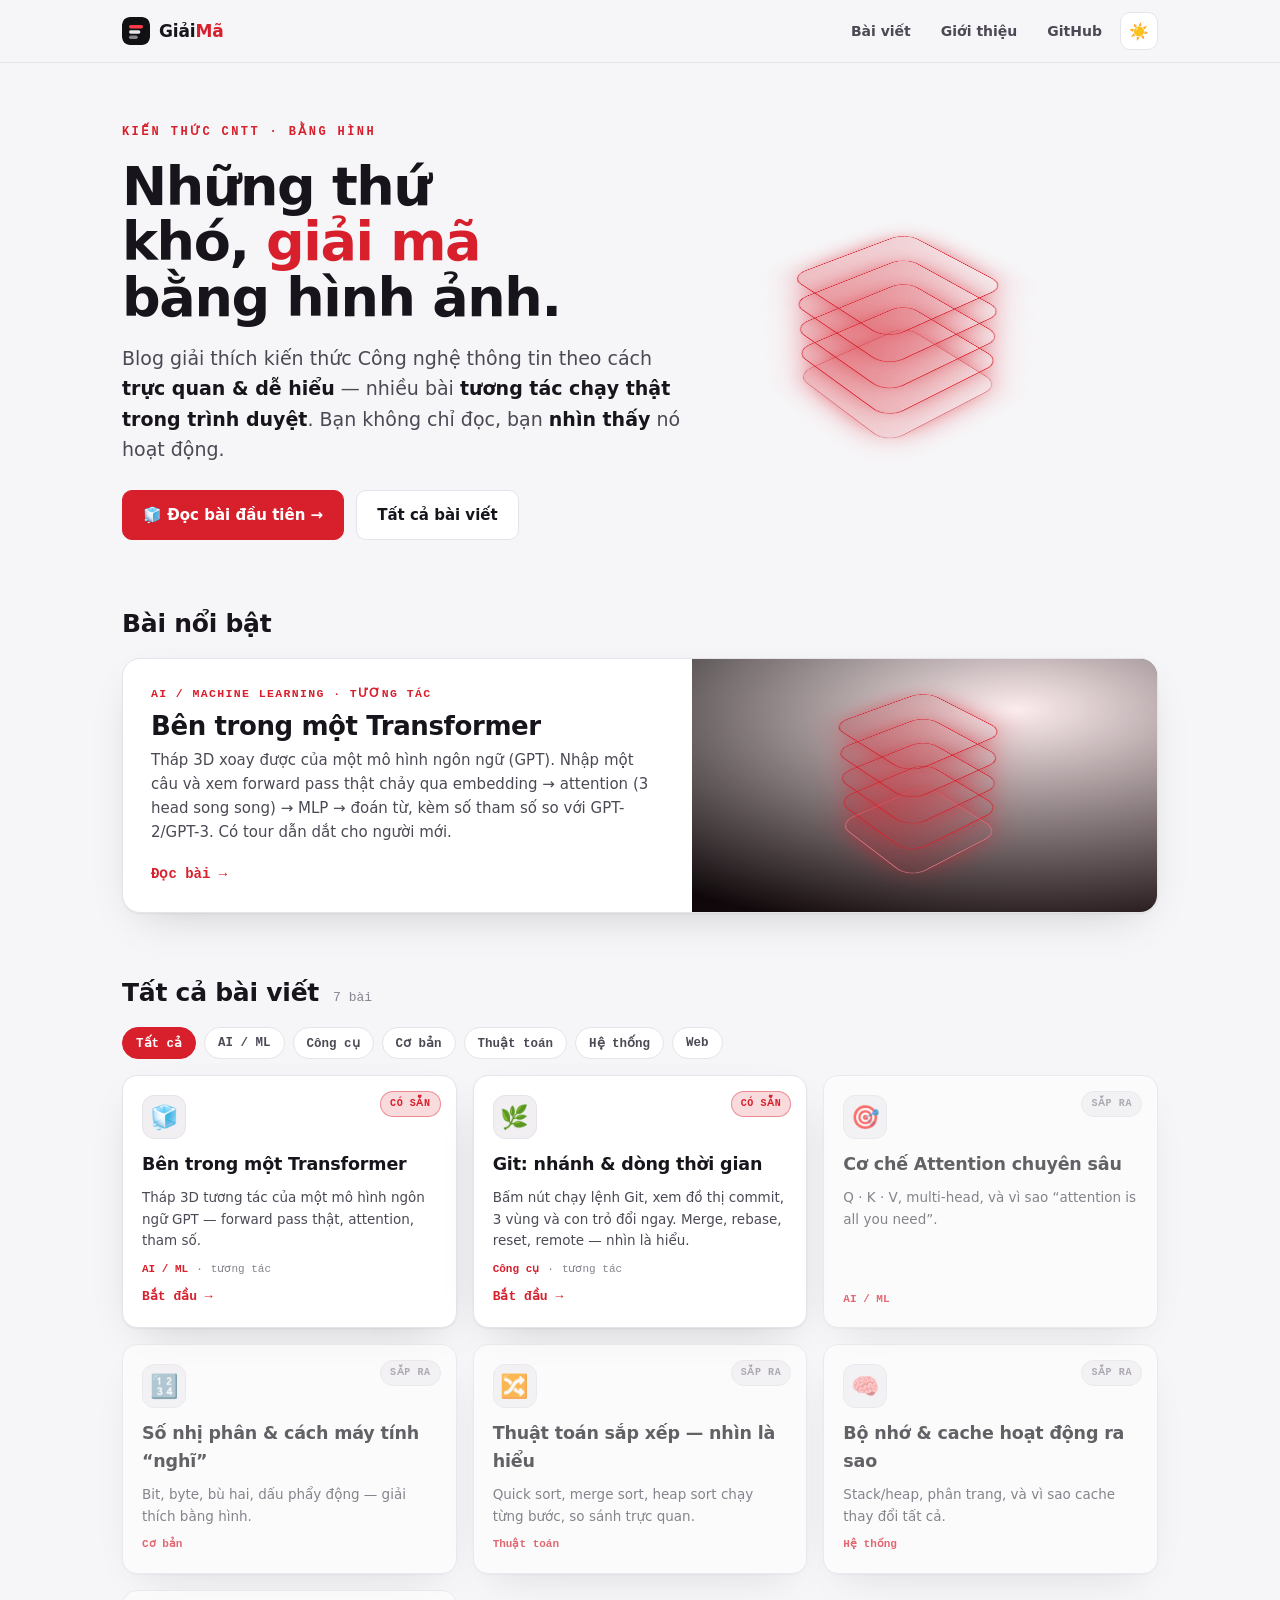
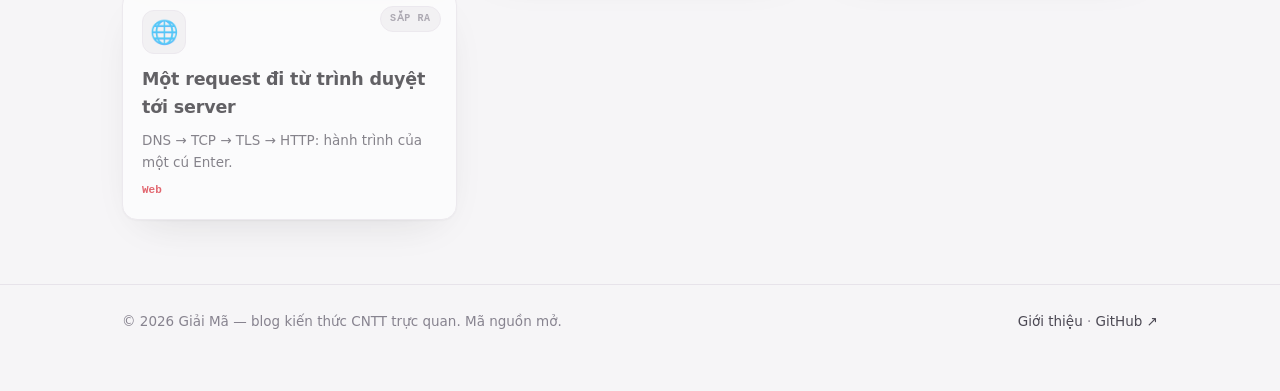
<file: index.html>
<!doctype html>
<html lang="vi">
<head>
<meta charset="utf-8">
<meta name="viewport" content="width=device-width, initial-scale=1">
<meta name="description" content="Giải Mã — blog kiến thức Công nghệ thông tin, giải thích bằng hình ảnh trực quan, dễ hiểu.">
<meta name="color-scheme" content="dark light">
<title>Giải Mã — Kiến thức CNTT, giải thích bằng hình</title>
<link rel="icon" href="data:image/svg+xml,%3Csvg xmlns='http://www.w3.org/2000/svg' viewBox='0 0 32 32'%3E%3Crect width='32' height='32' rx='8' fill='%23111114'/%3E%3Crect x='8' y='9' width='16' height='4' rx='2' fill='%23ff3b47'/%3E%3Crect x='8' y='15' width='13' height='4' rx='2' fill='%23e8e6ea'/%3E%3Crect x='8' y='21' width='10' height='4' rx='2' fill='%238a8790'/%3E%3C/svg%3E">
<script>try{var t=localStorage.getItem('giaima-theme');if(t)document.documentElement.dataset.theme=t;}catch(e){}</script>
<link rel="stylesheet" href="style.css">
<style>
  /* ---- riêng trang chủ ---- */
  .hero{display:grid;grid-template-columns:1.15fr .85fr;gap:34px;align-items:center;padding:60px 0 34px}
  @media(max-width:820px){.hero{grid-template-columns:1fr;padding:40px 0 20px}.hero-art{order:-1;margin:0 auto}}
  .eyebrow{font-family:var(--mono);font-size:12px;letter-spacing:.2em;text-transform:uppercase;color:var(--accent);font-weight:700}
  h1{font-size:clamp(33px,5.6vw,54px);line-height:1.03;letter-spacing:-.025em;font-weight:850;margin:.3em 0 .32em;text-wrap:balance;max-width:16ch}
  h1 .hl{color:var(--accent)}
  .lede{font-size:19px;color:var(--ink-2);max-width:52ch;margin:0 0 26px}
  .lede b{color:var(--ink);font-weight:650}
  .cta{display:flex;gap:12px;flex-wrap:wrap}
  .cta .btn{padding:12px 20px;font-size:15px}
  .hero-art{width:min(330px,76vw);aspect-ratio:1;display:grid;place-items:center;perspective:1000px}
  .stack{position:relative;width:150px;height:150px;transform-style:preserve-3d;transform:rotateX(58deg) rotateZ(-40deg);animation:spin 24s linear infinite}
  @keyframes spin{to{transform:rotateX(58deg) rotateZ(320deg)}}
  .pl{position:absolute;inset:0;border-radius:20px;border:1.5px solid var(--accent);background:linear-gradient(135deg,color-mix(in srgb,var(--accent) 26%,transparent),color-mix(in srgb,var(--accent) 5%,transparent));box-shadow:0 0 40px -12px var(--accent)}
  .pl:nth-child(1){transform:translateZ(-58px);border-color:color-mix(in srgb,var(--accent) 55%,var(--line))}
  .pl:nth-child(2){transform:translateZ(-29px)}.pl:nth-child(3){transform:translateZ(0)}
  .pl:nth-child(4){transform:translateZ(29px)}.pl:nth-child(5){transform:translateZ(58px)}
  section{padding:30px 0}
  .sec-head{display:flex;align-items:baseline;gap:14px;margin-bottom:14px;flex-wrap:wrap}
  .sec-head h2{font-size:25px;font-weight:800;letter-spacing:-.01em;margin:0}
  .sec-head .count{font-family:var(--mono);font-size:13px;color:var(--muted)}
  .feat{display:grid;grid-template-columns:1.1fr .9fr;gap:0;background:var(--surface);border:1px solid var(--line);border-radius:18px;overflow:hidden;box-shadow:var(--shadow);text-decoration:none;color:inherit;transition:border-color .2s,transform .14s}
  .feat:hover{border-color:var(--accent);transform:translateY(-2px)}
  @media(max-width:720px){.feat{grid-template-columns:1fr}}
  .feat .body{padding:26px 28px}
  .feat .kicker{font-family:var(--mono);font-size:11.5px;font-weight:700;letter-spacing:.12em;text-transform:uppercase;color:var(--accent)}
  .feat h3{font-size:26px;font-weight:800;letter-spacing:-.015em;margin:8px 0 8px;line-height:1.1}
  .feat p{margin:0 0 16px;color:var(--ink-2);font-size:15px}
  .feat .go{font-family:var(--mono);font-weight:700;color:var(--accent);font-size:14px}
  .feat .art{background:radial-gradient(120% 90% at 70% 20%,var(--accent-soft),transparent),linear-gradient(160deg,#000,#1a0d10);display:grid;place-items:center;min-height:210px;position:relative;overflow:hidden}
  .feat .art .mini{width:132px;height:132px;perspective:800px}
  .feat .art .mini .stack{width:120px;height:120px;animation-duration:30s}
  .chips{display:flex;gap:8px;flex-wrap:wrap;margin-bottom:16px}
  .chip{font-family:var(--mono);font-size:12.5px;font-weight:600;color:var(--ink-2);background:var(--surface);border:1px solid var(--line);border-radius:999px;padding:7px 13px;cursor:pointer;transition:.15s}
  .chip:hover{color:var(--ink);border-color:var(--accent)}
  .chip[aria-pressed="true"]{background:var(--accent);color:var(--accent-ink);border-color:var(--accent)}
  .cards{display:grid;grid-template-columns:repeat(auto-fill,minmax(258px,1fr));gap:16px}
  .card{position:relative;background:var(--surface);border:1px solid var(--line);border-radius:15px;box-shadow:var(--shadow);padding:19px;text-decoration:none;color:inherit;display:flex;flex-direction:column;gap:9px;min-height:198px;transition:transform .14s,border-color .2s}
  a.card:hover{transform:translateY(-3px);border-color:var(--accent)}
  .card.soon{opacity:.66}.card.hide{display:none}
  .card .ic{width:44px;height:44px;border-radius:12px;display:grid;place-items:center;font-size:23px;background:var(--surface-2);border:1px solid var(--line)}
  .card h3{margin:2px 0 0;font-size:17.5px;font-weight:750;letter-spacing:-.01em}
  .card p{margin:0;font-size:13.5px;color:var(--ink-2);flex:1}
  .card .meta{display:flex;align-items:center;gap:8px;font-family:var(--mono);font-size:11px;color:var(--muted)}
  .card .cat{color:var(--accent);font-weight:700}
  .badge{position:absolute;top:15px;right:15px;font-family:var(--mono);font-size:10px;font-weight:700;letter-spacing:.06em;text-transform:uppercase;padding:4px 9px;border-radius:999px}
  .badge.ok{background:color-mix(in srgb,var(--accent) 16%,transparent);color:var(--accent);border:1px solid color-mix(in srgb,var(--accent) 42%,transparent)}
  .badge.soon{background:var(--surface-2);color:var(--muted);border:1px solid var(--line)}
  .card .go{font-family:var(--mono);font-size:13px;font-weight:700;color:var(--accent);margin-top:auto}
</style>
</head>
<body>
<header class="site"><div class="site-in">
  <a class="logo" href="index.html" aria-label="Giải Mã — trang chủ">
    <svg viewBox="0 0 32 32" aria-hidden="true"><rect width="32" height="32" rx="8" fill="#111114"/><rect x="8" y="9" width="16" height="4" rx="2" fill="#ff3b47"/><rect x="8" y="15" width="13" height="4" rx="2" fill="#e8e6ea"/><rect x="8" y="21" width="10" height="4" rx="2" fill="#8a8790"/></svg>
    <span class="wm">Giải<b>Mã</b></span>
  </a>
  <nav>
    <a class="nav-link" href="#posts">Bài viết</a>
    <a class="nav-link" href="about.html">Giới thiệu</a>
    <a class="nav-link" href="https://github.com/quaqducc/transformer_visualize" target="_blank" rel="noopener">GitHub</a>
    <button class="iconbtn" id="themeBtn" title="Đổi giao diện sáng/tối" aria-label="Đổi giao diện">🌙</button>
  </nav>
</div></header>

<main>
  <div class="wrap">
    <section class="hero">
      <div>
        <div class="eyebrow">Kiến thức CNTT · bằng hình</div>
        <h1>Những thứ khó, <span class="hl">giải mã</span> bằng hình ảnh.</h1>
        <p class="lede">Blog giải thích kiến thức Công nghệ thông tin theo cách <b>trực quan &amp; dễ hiểu</b> — nhiều bài <b>tương tác chạy thật trong trình duyệt</b>. Bạn không chỉ đọc, bạn <b>nhìn thấy</b> nó hoạt động.</p>
        <div class="cta">
          <a class="btn primary" href="posts/transformer.html">🧊 Đọc bài đầu tiên →</a>
          <a class="btn" href="#posts">Tất cả bài viết</a>
        </div>
      </div>
      <div class="hero-art" aria-hidden="true">
        <div class="stack"><span class="pl"></span><span class="pl"></span><span class="pl"></span><span class="pl"></span><span class="pl"></span></div>
      </div>
    </section>

    <section>
      <div class="sec-head"><h2>Bài nổi bật</h2></div>
      <a class="feat" href="posts/transformer.html">
        <div class="body">
          <div class="kicker">AI / Machine Learning · Tương tác</div>
          <h3>Bên trong một Transformer</h3>
          <p>Tháp 3D xoay được của một mô hình ngôn ngữ (GPT). Nhập một câu và xem forward pass thật chảy qua embedding → attention (3 head song song) → MLP → đoán từ, kèm số tham số so với GPT-2/GPT-3. Có tour dẫn dắt cho người mới.</p>
          <span class="go">Đọc bài →</span>
        </div>
        <div class="art" aria-hidden="true"><div class="mini"><div class="stack"><span class="pl"></span><span class="pl"></span><span class="pl"></span><span class="pl"></span><span class="pl"></span></div></div></div>
      </a>
    </section>

    <section id="posts">
      <div class="sec-head"><h2>Tất cả bài viết</h2><span class="count" id="pcount"></span></div>
      <div class="chips" id="chips">
        <button class="chip" data-cat="all" aria-pressed="true">Tất cả</button>
        <button class="chip" data-cat="ai" aria-pressed="false">AI / ML</button>
        <button class="chip" data-cat="congcu" aria-pressed="false">Công cụ</button>
        <button class="chip" data-cat="coban" aria-pressed="false">Cơ bản</button>
        <button class="chip" data-cat="thuattoan" aria-pressed="false">Thuật toán</button>
        <button class="chip" data-cat="hethong" aria-pressed="false">Hệ thống</button>
        <button class="chip" data-cat="web" aria-pressed="false">Web</button>
      </div>
      <div class="cards" id="cards">

        <a class="card" href="posts/transformer.html" data-cat="ai">
          <span class="badge ok">Có sẵn</span>
          <span class="ic">🧊</span>
          <h3>Bên trong một Transformer</h3>
          <p>Tháp 3D tương tác của một mô hình ngôn ngữ GPT — forward pass thật, attention, tham số.</p>
          <div class="meta"><span class="cat">AI / ML</span> · <span>tương tác</span></div>
          <span class="go">Bắt đầu →</span>
        </a>

        <a class="card" href="posts/git.html" data-cat="congcu">
          <span class="badge ok">Có sẵn</span>
          <span class="ic">🌿</span>
          <h3>Git: nhánh &amp; dòng thời gian</h3>
          <p>Bấm nút chạy lệnh Git, xem đồ thị commit, 3 vùng và con trỏ đổi ngay. Merge, rebase, reset, remote — nhìn là hiểu.</p>
          <div class="meta"><span class="cat">Công cụ</span> · <span>tương tác</span></div>
          <span class="go">Bắt đầu →</span>
        </a>

        <div class="card soon" data-cat="ai">
          <span class="badge soon">Sắp ra</span>
          <span class="ic">🎯</span>
          <h3>Cơ chế Attention chuyên sâu</h3>
          <p>Q · K · V, multi-head, và vì sao “attention is all you need”.</p>
          <div class="meta"><span class="cat">AI / ML</span></div>
        </div>

        <div class="card soon" data-cat="coban">
          <span class="badge soon">Sắp ra</span>
          <span class="ic">🔢</span>
          <h3>Số nhị phân &amp; cách máy tính “nghĩ”</h3>
          <p>Bit, byte, bù hai, dấu phẩy động — giải thích bằng hình.</p>
          <div class="meta"><span class="cat">Cơ bản</span></div>
        </div>

        <div class="card soon" data-cat="thuattoan">
          <span class="badge soon">Sắp ra</span>
          <span class="ic">🔀</span>
          <h3>Thuật toán sắp xếp — nhìn là hiểu</h3>
          <p>Quick sort, merge sort, heap sort chạy từng bước, so sánh trực quan.</p>
          <div class="meta"><span class="cat">Thuật toán</span></div>
        </div>

        <div class="card soon" data-cat="hethong">
          <span class="badge soon">Sắp ra</span>
          <span class="ic">🧠</span>
          <h3>Bộ nhớ &amp; cache hoạt động ra sao</h3>
          <p>Stack/heap, phân trang, và vì sao cache thay đổi tất cả.</p>
          <div class="meta"><span class="cat">Hệ thống</span></div>
        </div>

        <div class="card soon" data-cat="web">
          <span class="badge soon">Sắp ra</span>
          <span class="ic">🌐</span>
          <h3>Một request đi từ trình duyệt tới server</h3>
          <p>DNS → TCP → TLS → HTTP: hành trình của một cú Enter.</p>
          <div class="meta"><span class="cat">Web</span></div>
        </div>

      </div>
    </section>
  </div>
</main>

<footer><div class="wrap">
  <span>© <span id="yr"></span> Giải Mã — blog kiến thức CNTT trực quan. Mã nguồn mở.</span>
  <span><a href="about.html">Giới thiệu</a> · <a href="https://github.com/quaqducc/transformer_visualize" target="_blank" rel="noopener">GitHub ↗</a></span>
</div></footer>

<script>
  document.getElementById('yr').textContent=new Date().getFullYear();
  const html=document.documentElement, tb=document.getElementById('themeBtn');
  function eff(){return html.dataset.theme || (matchMedia('(prefers-color-scheme: light)').matches?'light':'dark');}
  function paint(){tb.textContent=eff()==='dark'?'🌙':'☀️';}
  tb.onclick=()=>{const n=eff()==='dark'?'light':'dark';html.dataset.theme=n;try{localStorage.setItem('giaima-theme',n);}catch(e){}paint();};
  matchMedia('(prefers-color-scheme: light)').addEventListener('change',paint); paint();
  const cards=[...document.querySelectorAll('#cards .card')];
  const setCount=()=>document.getElementById('pcount').textContent=cards.filter(c=>!c.classList.contains('hide')).length+' bài';
  document.querySelectorAll('#chips .chip').forEach(ch=>ch.onclick=()=>{
    const cat=ch.dataset.cat;
    document.querySelectorAll('#chips .chip').forEach(x=>x.setAttribute('aria-pressed',x===ch));
    cards.forEach(c=>c.classList.toggle('hide',cat!=='all'&&c.dataset.cat!==cat));
    setCount();
  });
  setCount();
</script>
</body>
</html>
</file>
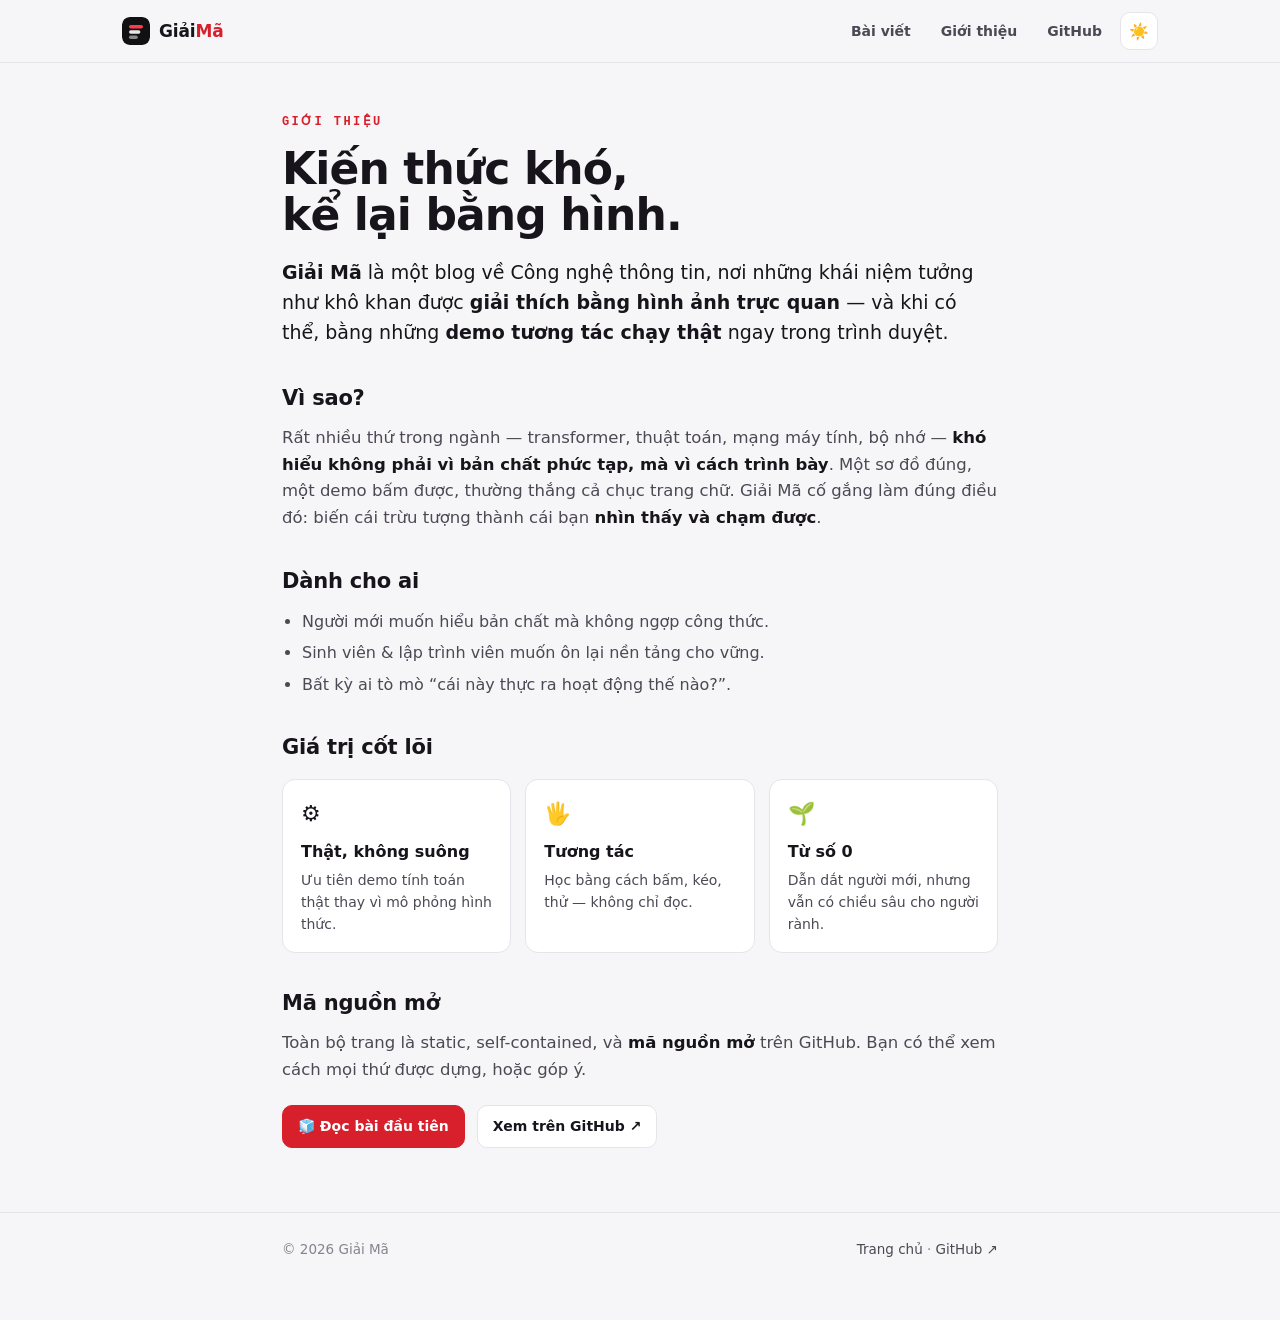
<file: about.html>
<!doctype html>
<html lang="vi">
<head>
<meta charset="utf-8">
<meta name="viewport" content="width=device-width, initial-scale=1">
<meta name="description" content="Giới thiệu về Giải Mã — blog kiến thức CNTT giải thích bằng hình ảnh trực quan.">
<meta name="color-scheme" content="dark light">
<title>Giới thiệu — Giải Mã</title>
<link rel="icon" href="data:image/svg+xml,%3Csvg xmlns='http://www.w3.org/2000/svg' viewBox='0 0 32 32'%3E%3Crect width='32' height='32' rx='8' fill='%23111114'/%3E%3Crect x='8' y='9' width='16' height='4' rx='2' fill='%23ff3b47'/%3E%3Crect x='8' y='15' width='13' height='4' rx='2' fill='%23e8e6ea'/%3E%3Crect x='8' y='21' width='10' height='4' rx='2' fill='%238a8790'/%3E%3C/svg%3E">
<script>try{var t=localStorage.getItem('giaima-theme');if(t)document.documentElement.dataset.theme=t;}catch(e){}</script>
<link rel="stylesheet" href="style.css">
<style>
  .wrap{max-width:760px}
  main{padding:50px 0 20px}
  .eyebrow{font-family:var(--mono);font-size:12px;letter-spacing:.2em;text-transform:uppercase;color:var(--accent);font-weight:700}
  h1{font-size:clamp(30px,5vw,44px);line-height:1.06;letter-spacing:-.02em;font-weight:850;margin:.3em 0 .4em;text-wrap:balance}
  h2{font-size:21px;font-weight:800;letter-spacing:-.01em;margin:34px 0 10px}
  p{font-size:16.5px;color:var(--ink-2);margin:0 0 15px}
  p b{color:var(--ink)}
  .lead{font-size:19px;color:var(--ink)}
  ul{color:var(--ink-2);font-size:16px;padding-left:20px;margin:0 0 15px}
  li{margin:6px 0}
  .vals{display:grid;grid-template-columns:repeat(auto-fit,minmax(200px,1fr));gap:14px;margin:14px 0 6px}
  .val{background:var(--surface);border:1px solid var(--line);border-radius:13px;padding:16px 18px}
  .val .k{font-size:22px}.val h3{margin:8px 0 4px;font-size:16px}.val p{margin:0;font-size:14px}
  .cta{display:flex;gap:12px;flex-wrap:wrap;margin-top:22px}
  footer{margin-top:44px}
</style>
</head>
<body>
<header class="site"><div class="site-in">
  <a class="logo" href="index.html" aria-label="Giải Mã — trang chủ">
    <svg viewBox="0 0 32 32" aria-hidden="true"><rect width="32" height="32" rx="8" fill="#111114"/><rect x="8" y="9" width="16" height="4" rx="2" fill="#ff3b47"/><rect x="8" y="15" width="13" height="4" rx="2" fill="#e8e6ea"/><rect x="8" y="21" width="10" height="4" rx="2" fill="#8a8790"/></svg>
    <span class="wm">Giải<b>Mã</b></span>
  </a>
  <nav>
    <a class="nav-link" href="index.html#posts">Bài viết</a>
    <a class="nav-link" href="about.html">Giới thiệu</a>
    <a class="nav-link" href="https://github.com/quaqducc/transformer_visualize" target="_blank" rel="noopener">GitHub</a>
    <button class="iconbtn" id="themeBtn" title="Đổi giao diện sáng/tối" aria-label="Đổi giao diện">🌙</button>
  </nav>
</div></header>

<main><div class="wrap">
  <div class="eyebrow">Giới thiệu</div>
  <h1>Kiến thức khó, kể lại bằng hình.</h1>
  <p class="lead"><b>Giải Mã</b> là một blog về Công nghệ thông tin, nơi những khái niệm tưởng như khô khan được <b>giải thích bằng hình ảnh trực quan</b> — và khi có thể, bằng những <b>demo tương tác chạy thật</b> ngay trong trình duyệt.</p>

  <h2>Vì sao?</h2>
  <p>Rất nhiều thứ trong ngành — transformer, thuật toán, mạng máy tính, bộ nhớ — <b>khó hiểu không phải vì bản chất phức tạp, mà vì cách trình bày</b>. Một sơ đồ đúng, một demo bấm được, thường thắng cả chục trang chữ. Giải Mã cố gắng làm đúng điều đó: biến cái trừu tượng thành cái bạn <b>nhìn thấy và chạm được</b>.</p>

  <h2>Dành cho ai</h2>
  <ul>
    <li>Người mới muốn hiểu bản chất mà không ngợp công thức.</li>
    <li>Sinh viên &amp; lập trình viên muốn ôn lại nền tảng cho vững.</li>
    <li>Bất kỳ ai tò mò “cái này thực ra hoạt động thế nào?”.</li>
  </ul>

  <h2>Giá trị cốt lõi</h2>
  <div class="vals">
    <div class="val"><div class="k">⚙️</div><h3>Thật, không suông</h3><p>Ưu tiên demo tính toán thật thay vì mô phỏng hình thức.</p></div>
    <div class="val"><div class="k">🖐️</div><h3>Tương tác</h3><p>Học bằng cách bấm, kéo, thử — không chỉ đọc.</p></div>
    <div class="val"><div class="k">🌱</div><h3>Từ số 0</h3><p>Dẫn dắt người mới, nhưng vẫn có chiều sâu cho người rành.</p></div>
  </div>

  <h2>Mã nguồn mở</h2>
  <p>Toàn bộ trang là static, self-contained, và <b>mã nguồn mở</b> trên GitHub. Bạn có thể xem cách mọi thứ được dựng, hoặc góp ý.</p>

  <div class="cta">
    <a class="btn primary" href="posts/transformer.html">🧊 Đọc bài đầu tiên</a>
    <a class="btn" href="https://github.com/quaqducc/transformer_visualize" target="_blank" rel="noopener">Xem trên GitHub ↗</a>
  </div>
</div></main>

<footer><div class="wrap">
  <span>© <span id="yr"></span> Giải Mã</span>
  <span><a href="index.html">Trang chủ</a> · <a href="https://github.com/quaqducc/transformer_visualize" target="_blank" rel="noopener">GitHub ↗</a></span>
</div></footer>
<script>
  document.getElementById('yr').textContent=new Date().getFullYear();
  const html=document.documentElement, tb=document.getElementById('themeBtn');
  const eff=()=>html.dataset.theme||(matchMedia('(prefers-color-scheme: light)').matches?'light':'dark');
  const paint=()=>tb.textContent=eff()==='dark'?'🌙':'☀️';
  tb.onclick=()=>{const n=eff()==='dark'?'light':'dark';html.dataset.theme=n;try{localStorage.setItem('giaima-theme',n);}catch(e){}paint();};
  matchMedia('(prefers-color-scheme: light)').addEventListener('change',paint);paint();
</script>
</body>
</html>
</file>
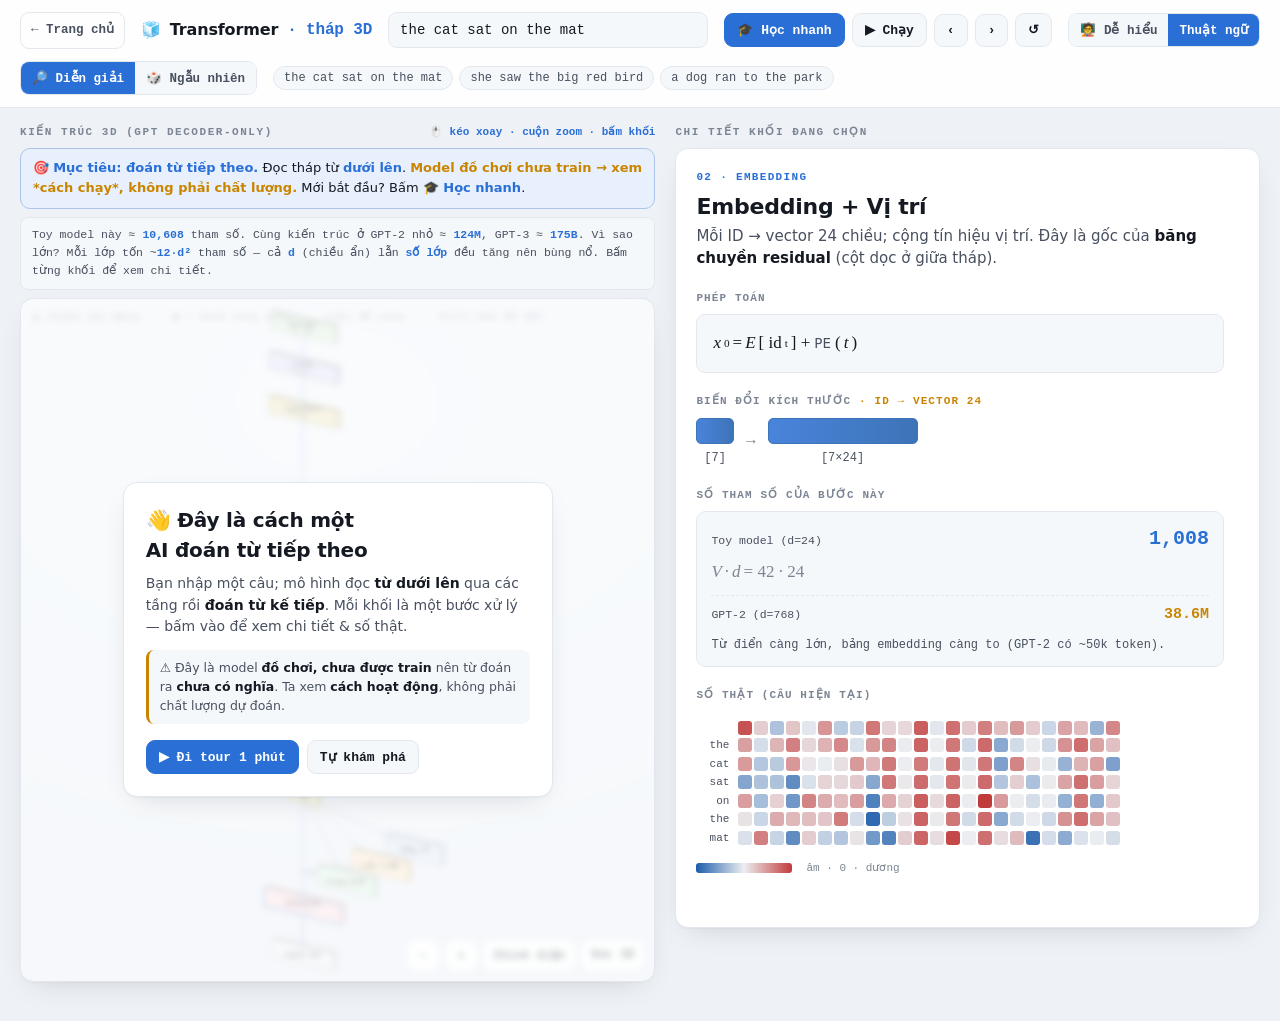
<file: lessons/transformer.html>
<!doctype html>
<html lang="vi">
<meta charset="utf-8">
<meta name="viewport" content="width=device-width, initial-scale=1">
<meta name="color-scheme" content="light dark">
<meta name="description" content="Bai hoc: Ben trong mot Transformer (GPT decoder-only) - forward pass that trong trinh duyet">
<title>Transformer — Tháp 3D (GPT decoder-only)</title>
<style>
  :root{
    color-scheme:light;
    --bg:#eef1f5;--surface:#ffffff;--surface-2:#f5f8fb;
    --ink:#141922;--ink-2:#48505f;--muted:#7c8593;
    --line:#e3e8ef;--accent:#2a6fd6;--accent-2:#1c5cab;--accent-ink:#fff;--accent-soft:#e7f0fc;
    --heat-neg:#1c5cab;--heat-mid:#eceef1;--heat-pos:#c23b3b;--seq-lo:#eaf2fd;--seq-hi:#184f95;
    --h0:#2a78d6;--h1:#eb6834;--h2:#1baf7a;--good:#0ca30c;--gold:#c98500;
    --scene-bg1:#eaf0f7;--scene-bg2:#dde6f0;
    --shadow:0 1px 2px rgba(16,22,34,.04),0 10px 30px -14px rgba(16,22,34,.18);
    --radius:13px;--sans:system-ui,-apple-system,"Segoe UI",Roboto,Helvetica,Arial,sans-serif;
    --mono:ui-monospace,"Cascadia Code","JetBrains Mono","SF Mono",Menlo,Consolas,monospace;
  }
  @media (prefers-color-scheme:dark){:root:not([data-theme="light"]){
    color-scheme:dark;--bg:#0b0e13;--surface:#141922;--surface-2:#10151c;
    --ink:#e9edf3;--ink-2:#a6b0be;--muted:#6e7784;--line:#242c37;
    --accent:#4a92ee;--accent-2:#6aa8f0;--accent-ink:#0b0e13;--accent-soft:#16273c;
    --heat-neg:#6aa8f0;--heat-mid:#1f2731;--heat-pos:#ec7a7a;--seq-lo:#0f2035;--seq-hi:#7ab0f2;
    --h0:#3987e5;--h1:#e8794a;--h2:#2bc189;--good:#2fce6a;--gold:#e0a53a;
    --scene-bg1:#0f151d;--scene-bg2:#0a0e14;
    --shadow:0 1px 2px rgba(0,0,0,.3),0 12px 34px -16px rgba(0,0,0,.7);
  }}
  :root[data-theme="dark"]{
    color-scheme:dark;--bg:#0b0e13;--surface:#141922;--surface-2:#10151c;
    --ink:#e9edf3;--ink-2:#a6b0be;--muted:#6e7784;--line:#242c37;
    --accent:#4a92ee;--accent-2:#6aa8f0;--accent-ink:#0b0e13;--accent-soft:#16273c;
    --heat-neg:#6aa8f0;--heat-mid:#1f2731;--heat-pos:#ec7a7a;--seq-lo:#0f2035;--seq-hi:#7ab0f2;
    --h0:#3987e5;--h1:#e8794a;--h2:#2bc189;--good:#2fce6a;--gold:#e0a53a;
    --scene-bg1:#0f151d;--scene-bg2:#0a0e14;
    --shadow:0 1px 2px rgba(0,0,0,.3),0 12px 34px -16px rgba(0,0,0,.7);
  }
  *{box-sizing:border-box}
  body{margin:0;background:var(--bg);color:var(--ink);font-family:var(--sans);line-height:1.5;-webkit-font-smoothing:antialiased}
  .mono{font-family:var(--mono)}
  button{font-family:var(--mono);cursor:pointer}
  :focus-visible{outline:2px solid var(--accent);outline-offset:2px}
  .topbar{position:sticky;top:0;z-index:20;background:color-mix(in srgb,var(--surface) 90%,transparent);backdrop-filter:blur(10px) saturate(1.4);border-bottom:1px solid var(--line)}
  .topbar-in{max-width:1320px;margin:0 auto;padding:12px 20px;display:flex;flex-wrap:wrap;gap:12px 16px;align-items:center}
  .brand{font-weight:800;letter-spacing:-.01em;font-size:16px;display:flex;align-items:center;gap:9px;white-space:nowrap}
  .homelink{font-family:var(--mono);font-size:12.5px;font-weight:600;color:var(--ink-2);text-decoration:none;border:1px solid var(--line);border-radius:9px;padding:8px 10px;white-space:nowrap}
  .homelink:hover{border-color:var(--accent);color:var(--ink)}
  .brand .b{font-family:var(--mono);color:var(--accent)}
  input[type=text]{font-family:var(--mono);font-size:14px;color:var(--ink);background:var(--surface-2);border:1px solid var(--line);border-radius:9px;padding:9px 11px;min-width:190px;flex:1 1 210px}
  .btn{font-size:13px;font-weight:600;border:1px solid var(--line);background:var(--surface-2);color:var(--ink);border-radius:9px;padding:8px 12px}
  .btn:hover{border-color:var(--accent)}
  .btn.primary{background:var(--accent);color:var(--accent-ink);border-color:var(--accent)}
  .btn.primary:hover{background:var(--accent-2)}
  .seg{display:inline-flex;border:1px solid var(--line);border-radius:9px;overflow:hidden}
  .seg button{border:0;background:var(--surface-2);color:var(--ink-2);padding:8px 11px;font-size:12.5px;font-weight:600}
  .seg button[aria-pressed="true"]{background:var(--accent);color:var(--accent-ink)}
  .ctrls{display:flex;gap:7px;align-items:center}
  .examples{display:flex;flex-wrap:wrap;gap:6px}
  .chip{font-family:var(--mono);font-size:12px;color:var(--ink-2);background:var(--surface-2);border:1px solid var(--line);border-radius:999px;padding:4px 10px}
  .chip:hover{border-color:var(--accent);color:var(--ink)}
  .app{max-width:1320px;margin:0 auto;padding:16px 20px 40px;display:grid;grid-template-columns:minmax(320px,1fr) minmax(330px,0.92fr);gap:20px;align-items:start}
  @media(max-width:920px){.app{grid-template-columns:1fr}}
  .panelabel{font-family:var(--mono);font-size:11px;letter-spacing:.14em;text-transform:uppercase;color:var(--muted);font-weight:600;margin:0 0 8px;display:flex;justify-content:space-between;align-items:center;gap:10px}
  .panelabel .hint{text-transform:none;letter-spacing:0;color:var(--accent);font-weight:600}
  .stage3d{position:sticky;top:78px}
  .scene-wrap{height:min(76vh,780px);border:1px solid var(--line);border-radius:var(--radius);box-shadow:var(--shadow);overflow:hidden;position:relative;background:radial-gradient(120% 80% at 50% 15%,var(--scene-bg1),var(--scene-bg2))}
  #scene{width:100%;height:100%;display:block;touch-action:none;cursor:grab}
  .scene-wrap.grabbing #scene{cursor:grabbing}
  .viewbtns{position:absolute;right:10px;bottom:10px;display:flex;gap:6px}
  .viewbtns .btn{background:color-mix(in srgb,var(--surface) 85%,transparent);backdrop-filter:blur(4px);font-size:12px;padding:6px 9px}
  .axhint{position:absolute;left:12px;top:10px;font-family:var(--mono);font-size:11px;color:var(--muted);pointer-events:none}
  .axhint b{color:var(--ink-2)}
  @media(max-width:920px){.stage3d{position:static}.scene-wrap{height:64vh}}
  .c3t{fill:#1b1e25;font-family:var(--mono);font-weight:700;pointer-events:none}
  .c3s{fill:#41464e;font-family:var(--mono);pointer-events:none}
  .cface{transition:stroke .15s,filter .15s}
  .cface.is-done{stroke:#1a8a4a;stroke-width:1.6}
  .cface.is-sel{stroke:var(--accent);stroke-width:2}
  .cface.is-active{stroke:var(--accent);stroke-width:2.6;filter:drop-shadow(0 0 5px color-mix(in srgb,var(--accent) 75%,transparent))}
  .link3{stroke:var(--ink);stroke-width:1.5;fill:none;opacity:.42}
  .link3.done{stroke:#1a8a4a;opacity:.68}
  .link3.act{stroke:var(--accent);opacity:1;stroke-width:2.4}
  .spine3{stroke:var(--accent);stroke-width:4.5;fill:none;opacity:.28;stroke-linecap:round}
  .spine3.done{opacity:.55}
  .spine3.act{opacity:.95;stroke-width:5.5}
  .fc{transition:opacity .3s}
  .f-dim{opacity:.09}
  text.c3t.f-dim,text.c3s.f-dim{opacity:.1}
  .l-dim{opacity:.05}
  .scene-wrap.spot{background:radial-gradient(120% 80% at 50% 12%,#0c1220,#05070b)}
  .scene-wrap.spot .axhint{color:#8792a3}
  .lbl3{fill:var(--ink-2);font-family:var(--mono);font-weight:800;pointer-events:none}
  .detail{background:var(--surface);border:1px solid var(--line);border-radius:var(--radius);box-shadow:var(--shadow);padding:20px;min-height:420px}
  @media(min-width:921px){
    .rightcol{position:sticky;top:78px;height:calc(100vh - 96px);display:flex;flex-direction:column;min-height:0}
    .rightcol>.detail{flex:1 1 auto;overflow-y:auto;min-height:0;scrollbar-gutter:stable}
  }
  .d-stage{font-family:var(--mono);font-size:11px;letter-spacing:.12em;text-transform:uppercase;color:var(--accent);font-weight:700}
  .d-title{font-size:22px;font-weight:800;letter-spacing:-.01em;margin:4px 0 2px}
  .d-crumb{font-family:var(--mono);font-size:11.5px;color:var(--muted);margin-bottom:12px}
  .d-mean{font-size:15px;color:var(--ink-2);max-width:60ch}.d-mean b{color:var(--ink)}
  .d-sec{font-family:var(--mono);font-size:11px;letter-spacing:.1em;text-transform:uppercase;color:var(--muted);font-weight:600;margin:20px 0 8px}
  .eq{color:var(--ink);background:var(--surface-2);border:1px solid var(--line);border-radius:9px;padding:14px 16px;overflow-x:auto}
  .eq b{color:var(--accent)}.eq .cm{color:var(--muted);font-family:var(--mono);font-size:12px}
  .eq .mono{font-family:var(--mono);font-size:13px}
  .math{font-family:"Cambria Math",Cambria,Georgia,"Times New Roman",serif;font-size:17px;display:inline-flex;align-items:center;flex-wrap:wrap;gap:1px 3px;line-height:1.7}
  .math .mi{font-style:italic}
  .math .mop{font-style:normal;font-family:var(--sans);font-size:13.5px;color:var(--ink-2);padding:0 1px}
  .math sub{font-size:.66em}.math sup{font-size:.66em}
  .math .mparen{font-size:1.7em;font-weight:300;color:var(--muted)}
  .mfrac{display:inline-flex;flex-direction:column;text-align:center;vertical-align:middle;margin:0 3px}
  .mfrac .num{border-bottom:1.4px solid currentColor;padding:0 6px 1px}
  .mfrac .den{padding:1px 6px 0}
  .msqrt{display:inline-flex;align-items:flex-start}
  .msqrt::before{content:"√";font-size:1.02em;line-height:1;margin-right:-1px}
  .msqrt .rad{border-top:1.4px solid currentColor;padding:1px 3px 0}
  .paramtotal{font-family:var(--mono);font-size:11.5px;color:var(--ink-2);background:var(--surface-2);border:1px solid var(--line);border-radius:8px;padding:8px 11px;margin-bottom:8px;line-height:1.6}
  .paramtotal b{color:var(--accent)}
  .pcard{background:var(--surface-2);border:1px solid var(--line);border-radius:10px;padding:12px 14px;font-family:var(--mono)}
  .prow{display:flex;justify-content:space-between;align-items:baseline;gap:12px}
  .prow .pk{font-size:11.5px;color:var(--ink-2)}
  .prow .pv{font-size:20px;font-weight:800;color:var(--accent);font-variant-numeric:tabular-nums}
  .prow.gpt{margin-top:8px;padding-top:8px;border-top:1px dashed var(--line)}
  .prow.gpt .pv{font-size:15px;color:var(--gold)}
  .pform{font-size:12.5px;color:var(--muted);margin:4px 0 0}
  .pnote{font-size:12px;color:var(--ink-2);margin-top:9px;line-height:1.5}.pnote b{color:var(--ink)}
  .shapeviz{display:flex;align-items:center;gap:12px;flex-wrap:wrap;font-family:var(--mono);font-size:12px}
  .dimbox{display:flex;flex-direction:column;align-items:center;gap:5px}
  .dimbar{height:26px;border-radius:5px;background:linear-gradient(90deg,var(--accent),var(--accent-2));opacity:.85;border:1px solid var(--accent-2)}
  .dimbox .dl{color:var(--ink-2)}.shapeviz .arw{color:var(--muted);font-size:16px}.chgtag{font-family:var(--mono);font-size:11px;color:var(--gold);font-weight:700}
  .heatscroll{overflow-x:auto;padding-bottom:4px;margin-top:4px}
  .heat{display:inline-flex;flex-direction:column;gap:2px}
  .hrow{display:flex;gap:2px;align-items:center}
  .rlab{font-family:var(--mono);font-size:11px;color:var(--ink-2);text-align:right;padding-right:7px;min-width:40px;flex:0 0 auto}
  .colhead{display:flex;gap:2px;margin-bottom:2px}.clab{font-family:var(--mono);font-size:10px;color:var(--muted);text-align:center}
  .cell{display:inline-flex;align-items:center;justify-content:center;border-radius:3px;font-family:var(--mono);flex:0 0 auto}
  .cell.masked{background:repeating-linear-gradient(45deg,var(--line),var(--line) 3px,transparent 3px,transparent 6px);border:1px solid var(--line)}
  .legend{display:flex;gap:14px;flex-wrap:wrap;align-items:center;margin-top:10px;font-family:var(--mono);font-size:11px;color:var(--muted)}
  .legend .bar{height:10px;width:96px;border-radius:3px}
  .divbar{background:linear-gradient(90deg,var(--heat-neg),var(--heat-mid),var(--heat-pos))}
  .seqbar{background:linear-gradient(90deg,var(--seq-lo),var(--seq-hi))}
  .tabs{display:flex;gap:6px;flex-wrap:wrap;margin-bottom:8px}
  .tab{font-family:var(--mono);font-size:12px;font-weight:600;border:1px solid var(--line);background:var(--surface-2);color:var(--ink-2);border-radius:8px;padding:5px 11px}
  .tab[aria-selected="true"]{color:#fff}
  .toktoks{display:flex;flex-wrap:wrap;gap:7px}
  .toktok{display:flex;flex-direction:column;align-items:center;gap:2px;font-family:var(--mono);background:var(--surface-2);border:1px solid var(--line);border-radius:8px;padding:7px 11px}
  .toktok .w{font-size:14px;font-weight:600}.toktok .id{font-size:10.5px;color:var(--muted)}.toktok.bos{border-style:dashed}
  .probs{display:flex;flex-direction:column;gap:4px}
  .pbar{display:grid;grid-template-columns:74px 1fr 48px;gap:9px;align-items:center}
  .pbar .tok{font-family:var(--mono);font-size:12.5px;text-align:right}
  .pbar .track{background:var(--surface-2);border-radius:5px;height:15px;overflow:hidden}
  .pbar .fill{height:100%;background:var(--accent);border-radius:5px;min-width:2px;transition:width .35s}
  .pbar.top .tok{color:var(--accent);font-weight:700}.pbar.top .fill{background:var(--accent-2)}
  .pbar .pct{font-family:var(--mono);font-size:11.5px;color:var(--ink-2);text-align:right;font-variant-numeric:tabular-nums}
  .sliders{display:flex;flex-wrap:wrap;gap:12px 18px;margin:6px 0 12px}
  .slider{display:flex;flex-direction:column;gap:2px;min-width:120px;flex:1 1 120px}
  .slider .top{display:flex;justify-content:space-between;font-family:var(--mono);font-size:11.5px}.slider .top .v{color:var(--accent);font-weight:700}
  input[type=range]{accent-color:var(--accent);width:100%}
  .pred{display:flex;align-items:center;gap:11px;flex-wrap:wrap;margin-top:12px;padding:12px 14px;background:var(--surface-2);border:1px solid var(--line);border-radius:10px}
  .pred .big{font-family:var(--mono);font-size:20px;font-weight:700;color:var(--accent)}
  .kv{display:flex;flex-wrap:wrap;gap:7px}
  .kvtok{font-family:var(--mono);font-size:12px;padding:7px 10px;border-radius:8px;border:1px solid var(--line);display:flex;flex-direction:column;gap:2px;align-items:center}
  .kvtok .b{font-size:9px;letter-spacing:.05em;text-transform:uppercase}
  .kvtok.cached{background:var(--surface-2);color:var(--ink-2)}.kvtok.cached .b{color:var(--good)}
  .kvtok.fresh{background:var(--accent-soft);border-color:var(--accent)}.kvtok.fresh .b{color:var(--accent)}
  #tip{position:fixed;z-index:100;pointer-events:none;opacity:0;transition:opacity .1s;background:var(--ink);color:var(--surface);font-family:var(--mono);font-size:12px;padding:6px 9px;border-radius:7px;box-shadow:var(--shadow);white-space:nowrap}
  #tip .v{font-weight:700}
  :root[data-theme="dark"] #tip,:root:not([data-theme="light"]) #tip{color:#0b0e13}
  .purpose{background:var(--accent-soft);border:1px solid color-mix(in srgb,var(--accent) 30%,var(--line));border-radius:10px;padding:9px 12px;margin-bottom:8px;font-size:13px;color:var(--ink);line-height:1.55}
  .purpose b{color:var(--accent)}.purpose .warn{color:var(--gold);font-weight:600}
  .introveil{position:absolute;inset:0;z-index:8;display:flex;align-items:center;justify-content:center;padding:18px;background:color-mix(in srgb,var(--surface) 72%,transparent);backdrop-filter:blur(3px)}
  .introveil.hidden{display:none}
  .introcard{max-width:430px;background:var(--surface);border:1px solid var(--line);border-radius:14px;box-shadow:var(--shadow);padding:22px}
  .introcard h3{margin:0 0 8px;font-size:20px;letter-spacing:-.01em;text-wrap:balance}
  .introcard p{margin:0 0 10px;font-size:14px;color:var(--ink-2);line-height:1.55}.introcard p b{color:var(--ink)}
  .introcard .warn{font-size:12.5px;color:var(--ink-2);background:var(--surface-2);border-left:3px solid var(--gold);border-radius:8px;padding:9px 11px;margin:12px 0 16px}
  .introcard .warn b{color:var(--ink)}
  .introcard .row{display:flex;gap:8px;flex-wrap:wrap}
  .tourcard{position:absolute;left:12px;right:12px;bottom:12px;z-index:9;background:var(--surface);border:1px solid var(--accent);border-radius:12px;box-shadow:var(--shadow);padding:13px 15px;display:none}
  .tourcard.on{display:block}
  .tourcard .ti{font-family:var(--mono);font-size:10.5px;letter-spacing:.1em;text-transform:uppercase;color:var(--accent);font-weight:700}
  .tourcard h4{margin:3px 0 0;font-size:15.5px}
  .tourcard p{margin:5px 0 0;font-size:13.5px;color:var(--ink-2);line-height:1.5}
  .tourcard .tc{display:flex;justify-content:space-between;align-items:center;margin-top:11px;gap:10px;flex-wrap:wrap}
  .tourcard .dots{display:flex;gap:4px;flex-wrap:wrap}
  .tourcard .d{width:6px;height:6px;border-radius:50%;background:var(--line)}.tourcard .d.on{background:var(--accent)}
  .arcwrap{border:1px solid var(--line);border-radius:9px;background:var(--surface-2);padding:6px 8px;margin-top:4px}
  .arcsvg{width:100%;height:auto;display:block;font-family:var(--mono)}
  .arctok{font-size:12px}.archint{font-size:9.5px;fill:var(--muted)}
  @media (prefers-reduced-motion:reduce){*{transition:none!important;animation:none!important}}
</style>

<div class="topbar"><div class="topbar-in">
  <a class="homelink" href="../index.html" title="Về trang chủ">← Trang chủ</a>
  <div class="brand">🧊 <span>Transformer</span> <span class="b">· tháp 3D</span></div>
  <input id="input" type="text" value="the cat sat on the mat" autocomplete="off" spellcheck="false">
  <div class="ctrls">
    <button class="btn primary" id="tourbtn" title="Hướng dẫn cho người mới">🎓 Học nhanh</button>
    <button class="btn" id="run">▶ Chạy</button>
    <button class="btn" id="prev" title="Bước trước">‹</button>
    <button class="btn" id="next" title="Bước sau">›</button>
    <button class="btn" id="reset" title="Về đầu">↺</button>
  </div>
  <div class="seg" id="simpleseg" title="Nhãn dễ hiểu hay thuật ngữ">
    <button data-s="1" aria-pressed="false">🧑‍🏫 Dễ hiểu</button>
    <button data-s="0" aria-pressed="true">Thuật ngữ</button>
  </div>
  <div class="seg" id="modeseg" title="Chế độ trọng số">
    <button data-m="interp" aria-pressed="true">🔎 Diễn giải</button>
    <button data-m="random" aria-pressed="false">🎲 Ngẫu nhiên</button>
  </div>
  <div class="examples" id="examples"></div>
</div></div>

<div class="app">
  <div class="stage3d">
    <p class="panelabel"><span>Kiến trúc 3D (GPT decoder-only)</span><span class="hint">🖱️ kéo xoay · cuộn zoom · bấm khối</span></p>
    <div class="purpose" id="purpose"></div>
    <div class="paramtotal" id="ptotal"></div>
    <div class="scene-wrap" id="sceneWrap">
      <div id="scene"></div>
      <div class="axhint">▲ chiều sâu mạng &nbsp;·&nbsp; <b>z</b> = head song song &nbsp;·&nbsp; cuộn để zoom &nbsp;·&nbsp; shift-kéo để dời</div>
      <div class="viewbtns">
        <button class="btn" id="zout" title="Thu nhỏ">－</button>
        <button class="btn" id="zin" title="Phóng to">＋</button>
        <button class="btn" id="vFront">Chính diện</button>
        <button class="btn" id="vIso">Góc 3D</button>
      </div>
      <div class="tourcard" id="tourcard"><span class="ti" id="tstep"></span><h4 id="ttitle"></h4><p id="ttext"></p>
        <div class="tc"><div class="dots" id="tdots"></div><div class="ctrls"><button class="btn" id="tprev">‹ Trước</button><button class="btn primary" id="tnext">Tiếp ›</button><button class="btn" id="texit">Thoát</button></div></div></div>
      <div class="introveil" id="introveil"><div class="introcard">
        <h3>👋 Đây là cách một AI đoán từ tiếp theo</h3>
        <p>Bạn nhập một câu; mô hình đọc <b>từ dưới lên</b> qua các tầng rồi <b>đoán từ kế tiếp</b>. Mỗi khối là một bước xử lý — bấm vào để xem chi tiết &amp; số thật.</p>
        <div class="warn">⚠️ Đây là model <b>đồ chơi, chưa được train</b> nên từ đoán ra <b>chưa có nghĩa</b>. Ta xem <b>cách hoạt động</b>, không phải chất lượng dự đoán.</div>
        <div class="row"><button class="btn primary" id="introTour">▶ Đi tour 1 phút</button><button class="btn" id="introSkip">Tự khám phá</button></div>
      </div></div>
    </div>
  </div>
  <div class="rightcol">
    <p class="panelabel"><span>Chi tiết khối đang chọn</span></p>
    <div class="detail" id="detail"></div>
  </div>
</div>
<div id="tip"><span id="tip-t"></span> <span class="v" id="tip-v"></span></div>

<script>
/* ================= CORE (pre-norm, decoder-only — modern GPT) ================= */
const CFG={C:24,H:3,dh:8,L:2,F:48,eps:1e-5};
const VOCAB=["<bos>","<unk>","the","a","cat","dog","bird","fish","sat","ran","flew","swam","slept","ate","on","in","over","under","to","from","mat","tree","roof","lake","she","he","it","they","big","small","red","blue","fast","slow","and","then","quickly","slowly","saw","likes","near","park"];
const V=VOCAB.length,STOI=Object.fromEntries(VOCAB.map((w,i)=>[w,i]));
const HEAD_ROLES=["Cùng từ","Từ liền trước","Trung bình"],HEAD_SHORT=["Cùng từ","Liền trước","Trung bình"];
function mulberry32(a){return function(){a|=0;a=(a+0x6D2B79F5)|0;let t=Math.imul(a^(a>>>15),1|a);t=(t+Math.imul(t^(t>>>7),61|t))^t;return((t^(t>>>14))>>>0)/4294967296;};}
function randn(r){let u=0,v=0;while(u===0)u=r();while(v===0)v=r();return Math.sqrt(-2*Math.log(u))*Math.cos(2*Math.PI*v);}
const zeros=(m,n)=>Array.from({length:m},()=>new Array(n).fill(0));
function randMat(m,n,s,r){const o=zeros(m,n);for(let i=0;i<m;i++)for(let j=0;j<n;j++)o[i][j]=randn(r)*s;return o;}
function matmul(A,B){const m=A.length,k=A[0].length,n=B[0].length,o=zeros(m,n);for(let i=0;i<m;i++)for(let p=0;p<k;p++){const a=A[i][p];if(a===0)continue;const Bp=B[p];for(let j=0;j<n;j++)o[i][j]+=a*Bp[j];}return o;}
const dot=(a,b)=>{let s=0;for(let i=0;i<a.length;i++)s+=a[i]*b[i];return s;};
function layernorm(row,g,b){const n=row.length;let m=0;for(const x of row)m+=x;m/=n;let v=0;for(const x of row)v+=(x-m)*(x-m);v/=n;const inv=1/Math.sqrt(v+CFG.eps);return row.map((x,i)=>(x-m)*inv*g[i]+b[i]);}
function softmax(row){let mx=-Infinity;for(const x of row)if(x>mx)mx=x;const ex=row.map(x=>x===-Infinity?0:Math.exp(x-mx));let s=0;for(const e of ex)s+=e;return ex.map(e=>e/s);}
function gelu(x){return 0.5*x*(1+Math.tanh(0.7978845608*(x+0.044715*x*x*x)));}
function posEnc(t){const o=new Array(CFG.C);for(let i=0;i<CFG.C;i++){const k=Math.floor(i/2),d=Math.pow(10000,(2*k)/CFG.C);o[i]=(i%2===0)?Math.sin(t/d):Math.cos(t/d);}return o;}
function buildWeights(seed){const r=mulberry32(seed);const W={E:randMat(V,CFG.C,0.35,r),layers:[]};const s=1/Math.sqrt(CFG.C),sf=1/Math.sqrt(CFG.F);for(let l=0;l<CFG.L;l++)W.layers.push({g1:new Array(CFG.C).fill(1),b1:new Array(CFG.C).fill(0),g2:new Array(CFG.C).fill(1),b2:new Array(CFG.C).fill(0),Wq:randMat(CFG.C,CFG.C,s,r),Wk:randMat(CFG.C,CFG.C,s,r),Wv:randMat(CFG.C,CFG.C,s,r),Wo:randMat(CFG.C,CFG.C,s,r),W1:randMat(CFG.C,CFG.F,s,r),b1f:new Array(CFG.F).fill(0),W2:randMat(CFG.F,CFG.C,sf,r),b2f:new Array(CFG.C).fill(0)});W.gf=new Array(CFG.C).fill(1);W.bf=new Array(CFG.C).fill(0);return W;}
const W_ROT=0.7,CLK_AMP=1.35,POS_STRONG=1.15,FAINT=0.34,TOK_NORM=2.3,TOK_TEXTURE=0.16;
const isTokDim=i=>(i<8||i>=16),isPosDim=i=>(i>=8&&i<16);
function posEncInterp(t){const o=new Array(CFG.C).fill(0);for(let i=0;i<CFG.C;i++){const k=Math.floor(i/2),d=Math.pow(10000,(2*k)/CFG.C);const base=(i%2===0)?Math.sin(t/d):Math.cos(t/d);o[i]=base*(isPosDim(i)?POS_STRONG:FAINT);}o[8]=CLK_AMP*Math.cos(W_ROT*t);o[9]=CLK_AMP*Math.sin(W_ROT*t);return o;}
function designedQK(){const Wq=zeros(CFG.C,CFG.C),Wk=zeros(CFG.C,CFG.C);for(let c=0;c<8;c++){Wq[c][c]=1;Wk[c][c]=1;}const cw=Math.cos(W_ROT),sw=Math.sin(W_ROT);Wq[8][8]=cw;Wq[9][8]=sw;Wq[8][9]=-sw;Wq[9][9]=cw;Wk[8][8]=1;Wk[9][9]=1;return{Wq,Wk};}
function buildWeightsInterp(seed){const r=mulberry32(seed);const W={E:zeros(V,CFG.C),layers:[],interp:true};for(let t=0;t<V;t++){const raw=new Array(CFG.C);let n=0;for(let i=0;i<CFG.C;i++){raw[i]=randn(r);if(isTokDim(i))n+=raw[i]*raw[i];}n=Math.sqrt(n)||1;for(let i=0;i<CFG.C;i++)W.E[t][i]=isTokDim(i)?raw[i]*TOK_NORM/n:raw[i]*TOK_TEXTURE;}const eye=val=>{const m=zeros(CFG.C,CFG.C);for(let i=0;i<CFG.C;i++)m[i][i]=val;return m;};for(let l=0;l<CFG.L;l++){const{Wq,Wk}=designedQK();W.layers.push({g1:new Array(CFG.C).fill(1),b1:new Array(CFG.C).fill(0),g2:new Array(CFG.C).fill(1),b2:new Array(CFG.C).fill(0),Wq,Wk,Wv:eye(1),Wo:eye(0.6),W1:randMat(CFG.C,CFG.F,0.08,r),b1f:new Array(CFG.F).fill(0),W2:randMat(CFG.F,CFG.C,0.08,r),b2f:new Array(CFG.C).fill(0)});}W.gf=new Array(CFG.C).fill(1);W.bf=new Array(CFG.C).fill(0);return W;}
function tokenize(text,maxLen=9){const ws=text.toLowerCase().trim().split(/\s+/).filter(Boolean);const ids=[STOI["<bos>"]];for(const w of ws){if(ids.length>=maxLen)break;ids.push(w in STOI?STOI[w]:STOI["<unk>"]);}return ids;}
const slc=(M,o,w)=>M.map(r=>r.slice(o,o+w));
function forward(ids,W){const posFn=W.interp?posEncInterp:posEnc;const T=ids.length;const emb=ids.map(id=>W.E[id].slice());const pos=ids.map((_,t)=>posFn(t));
  let h=emb.map((e,t)=>e.map((x,i)=>x+pos[t][i]));const rec={T,ids,emb,pos,hIn:h.map(r=>r.slice()),layers:[]};
  for(let l=0;l<CFG.L;l++){const Lw=W.layers[l];const ln1=h.map(r=>layernorm(r,Lw.g1,Lw.b1));const Qf=matmul(ln1,Lw.Wq),Kf=matmul(ln1,Lw.Wk),Vf=matmul(ln1,Lw.Wv);const heads=[];const concat=zeros(T,CFG.C);
    for(let hd=0;hd<CFG.H;hd++){const off=hd*CFG.dh;const Q=slc(Qf,off,CFG.dh),K=slc(Kf,off,CFG.dh),Vh=slc(Vf,off,CFG.dh);const scores=zeros(T,T);
      for(let i=0;i<T;i++)for(let j=0;j<T;j++)scores[i][j]=j>i?-Infinity:dot(Q[i],K[j])/Math.sqrt(CFG.dh);
      const A=scores.map(r=>softmax(r));const O=zeros(T,CFG.dh);
      for(let i=0;i<T;i++)for(let j=0;j<=i;j++)for(let d=0;d<CFG.dh;d++)O[i][d]+=A[i][j]*Vh[j][d];
      for(let i=0;i<T;i++)for(let d=0;d<CFG.dh;d++)concat[i][off+d]=O[i][d];heads.push({Q,K,V:Vh,scores,A,O});}
    const attnOut=matmul(concat,Lw.Wo);const hMid=h.map((r,t)=>r.map((x,i)=>x+attnOut[t][i]));const ln2=hMid.map(r=>layernorm(r,Lw.g2,Lw.b2));
    const pre=matmul(ln2,Lw.W1).map(r=>r.map((x,i)=>x+Lw.b1f[i]));const act=pre.map(r=>r.map(gelu));const mlpOut=matmul(act,Lw.W2).map(r=>r.map((x,i)=>x+Lw.b2f[i]));const hOut=hMid.map((r,t)=>r.map((x,i)=>x+mlpOut[t][i]));
    rec.layers.push({ln1,heads,attnOut,hMid,ln2,act,mlpOut,hOut});h=hOut;}
  const hf=h.map(r=>layernorm(r,W.gf,W.bf));rec.hf=hf;rec.logits=hf.map(r=>W.E.map(ev=>dot(r,ev)));return rec;}
function sampleDist(row,temp,topk,topp){const t=Math.max(temp,1e-3);const probs=softmax(row.map(x=>x/t));const idx=probs.map((p,i)=>[p,i]).sort((a,b)=>b[0]-a[0]);let keep=new Set();if(topk>0&&topk<V)idx.slice(0,topk).forEach(([,i])=>keep.add(i));else idx.forEach(([,i])=>keep.add(i));if(topp<1){let cum=0;const kp=new Set();for(const[p,i]of idx){if(!keep.has(i))continue;kp.add(i);cum+=p;if(cum>=topp)break;}keep=kp;}let m=probs.map((p,i)=>keep.has(i)?p:0);const s=m.reduce((a,b)=>a+b,0)||1;m=m.map(p=>p/s);return{full:probs,masked:m,order:idx.map(([,i])=>i)};}

/* ================= HEATMAP + tip ================= */
const $=id=>document.getElementById(id);
function css(v){return getComputedStyle(document.documentElement).getPropertyValue(v).trim();}
function hex2rgb(h){h=h.replace('#','');if(h.length===3)h=h.split('').map(c=>c+c).join('');return[parseInt(h.slice(0,2),16),parseInt(h.slice(2,4),16),parseInt(h.slice(4,6),16)];}
function lerp(a,b,t){return[a[0]+(b[0]-a[0])*t,a[1]+(b[1]-a[1])*t,a[2]+(b[2]-a[2])*t];}
const rgb=c=>`rgb(${c[0]|0},${c[1]|0},${c[2]|0})`;
let PAL={};function refreshPal(){PAL={neg:hex2rgb(css('--heat-neg')),mid:hex2rgb(css('--heat-mid')),pos:hex2rgb(css('--heat-pos')),slo:hex2rgb(css('--seq-lo')),shi:hex2rgb(css('--seq-hi'))};}
function colDiv(x,s){const t=Math.max(-1,Math.min(1,x/(s||1)));return t<0?rgb(lerp(PAL.mid,PAL.neg,-t)):rgb(lerp(PAL.mid,PAL.pos,t));}
function colSeq(x,s){const t=Math.max(0,Math.min(1,x/(s||1)));return rgb(lerp(PAL.slo,PAL.shi,t));}
function txtOn(c){return(0.299*c[0]+0.587*c[1]+0.722*c[2])>150?'#111':'#fff';}
const fmt=x=>Math.abs(x)>=100?x.toFixed(0):Math.abs(x)>=10?x.toFixed(1):x.toFixed(2);
function maxabs(M){let m=1e-9;for(const r of M)for(const x of r)if(x!==-Infinity&&Math.abs(x)>m)m=Math.abs(x);return m;}
function maxpos(M){let m=1e-9;for(const r of M)for(const x of r)if(x!==-Infinity&&x>m)m=x;return m;}
function heatHTML(M,o={}){o=Object.assign({diverging:true,cell:14,text:false,rowLabels:null,colLabels:null,scale:null},o);refreshPal();const scale=o.scale!=null?o.scale:(o.diverging?maxabs(M):maxpos(M));const cs=o.cell,fs=Math.max(9,Math.min(12,cs*0.5));let html='';
  if(o.colLabels){html+='<div class="colhead">'+(o.rowLabels?'<span class="rlab"></span>':'');for(const c of o.colLabels)html+=`<span class="clab" style="width:${cs}px">${c}</span>`;html+='</div>';}
  html+='<div class="heat">';
  for(let i=0;i<M.length;i++){html+='<div class="hrow">';if(o.rowLabels)html+=`<span class="rlab">${o.rowLabels[i]}</span>`;
    for(let j=0;j<M[i].length;j++){const val=M[i][j];const rl=o.rowLabels?o.rowLabels[i]:i,cl=o.colLabels?o.colLabels[j]:j;
      if(val===-Infinity){html+=`<span class="cell masked" style="width:${cs}px;height:${cs}px" data-v="ẩn (−∞)" data-rl="${rl}" data-cl="${cl}"></span>`;continue;}
      const c=o.diverging?colDiv(val,scale):colSeq(val,scale);const rc=c.match(/\d+/g).map(Number);
      const st=o.text?`width:${cs}px;height:${cs}px;background:${c};font-size:${fs}px;color:${txtOn(rc)}`:`width:${cs}px;height:${cs}px;background:${c}`;
      html+=`<span class="cell" style="${st}" data-v="${fmt(val)}" data-rl="${rl}" data-cl="${cl}">${o.text?fmt(val):''}</span>`;}
    html+='</div>';}
  return html+'</div>';}
const tip=$('tip');
document.addEventListener('mousemove',e=>{const c=e.target.closest&&e.target.closest('.cell');if(!c){tip.style.opacity=0;return;}
  $('tip-t').textContent=`[${c.dataset.rl}, ${c.dataset.cl}]`;$('tip-v').textContent=c.dataset.v;tip.style.opacity=1;
  let x=e.clientX+12,y=e.clientY-34;if(x+150>innerWidth)x=e.clientX-160;tip.style.left=x+'px';tip.style.top=y+'px';},{passive:true});

/* ================= STATE ================= */
const FLOW=['token','embed','b0-attn','b0-add1','b0-mlp','b0-add2','b1-attn','b1-add1','b1-mlp','b1-add2','lnf','logits','sample'];
let mode='interp',seed=7,W=buildWeightsInterp(seed),rec=null,curHead=0,selId='embed',runIdx=-1,timer=null;
const tok=()=>rec.ids.map(id=>VOCAB[id]);
const HROLE=['--h0','--h1','--h2'];
const esc=s=>String(s).replace(/[&<>]/g,c=>({'&':'&amp;','<':'&lt;','>':'&gt;'}[c]));
const truncate=(s,n)=>s.length>n?s.slice(0,n-1)+'…':s;

/* ================= 3D SCENE ================= */
let yaw=-0.62,pitch=0.34,zoom=1,panX=0,panY=0,lastVB=null,vbBase=null,spotlight=false,simple=false,tourStep=-1,poseAnim=null;
const stepOf=id=>FLOW.indexOf(id);
function shade(hex,f){const c=hex2rgb(hex);return`rgb(${Math.round(c[0]*(1-f))},${Math.round(c[1]*(1-f))},${Math.round(c[2]*(1-f))})`;}
const FILL={io:'#e7ebef',embed:'#f7d1d7',add:'#e9edb0',mlp:'#bfe1f0',norm:'#e5dba6',linear:'#d2d3f0',softmax:'#cfe9cf',h0:'#cfe0f7',h1:'#f8dcb4',h2:'#cdeeda'};
let SCENE={cards:[],links:[],labels:[]};
function build3D(){const cards=[],links=[],labels=[];const xO=158,zH=98;const interp=!!W.interp;
  const card=(id,x,y,z,w,h,type,title,sub)=>cards.push({id,x,y,z,w,h,type,title,sub});
  card('token',0,0,0,124,30,'io',simple?'Cắt thành từ':'Token hoá',simple?'token hoá':'');
  card('embed',0,86,0,158,34,'embed',simple?'Từ → số':'Embedding',simple?'embedding':'+ vị trí');
  const geo={};
  [0,1].forEach(b=>{const base=190+b*350;const attnY=base,add1Y=base+92,mlpY=base+176,add2Y=base+258;
    geo[b]={attnY,add1Y,mlpY,add2Y};
    for(let hh=0;hh<3;hh++)card(`b${b}-attn`,xO,attnY,(hh-1)*zH,114,34,'h'+hh,interp?HEAD_SHORT[hh]:('Head '+(hh+1)),simple?'chú ý':'');
    card(`b${b}-add1`,0,add1Y,0,60,28,'add','＋','');
    card(`b${b}-mlp`,xO,mlpY,0,130,34,'mlp',simple?'Suy nghĩ thêm':'MLP',simple?'MLP':'FFN');
    card(`b${b}-add2`,0,add2Y,0,60,28,'add','＋','');
    labels.push({x:-150,y:(attnY+add2Y)/2,z:0,text:'Block '+(b+1)});
  });
  const lnfY=190+2*350+70,logY=lnfY+78,smY=logY+72;
  card('lnf',0,lnfY,0,140,30,'norm',simple?'Cân chỉnh':'LayerNorm',simple?'LayerNorm':'cuối');
  card('logits',0,logY,0,140,30,'linear',simple?'Chấm điểm từ':'Linear',simple?'Linear':'logits');
  card('sample',0,smY,0,130,30,'softmax',simple?'Chọn từ':'Softmax',simple?'Softmax':'xác suất');
  // spine (residual highway) segments between consecutive spine anchors
  const spineY=[0,86,geo[0].add1Y,geo[0].add2Y,geo[1].add1Y,geo[1].add2Y,lnfY,logY,smY];
  const spineStep=['embed','embed','b0-add1','b0-add2','b1-add1','b1-add2','lnf','logits','sample'];
  for(let i=0;i<spineY.length-1;i++)links.push({a:[0,spineY[i],0],b:[0,spineY[i+1],0],step:stepOf(spineStep[i+1]||'sample'),spine:true});
  // per-block branches (parallel heads) + mlp detour
  [0,1].forEach(b=>{const g=geo[b];const tapY=g.attnY-46;
    for(let hh=0;hh<3;hh++){const z=(hh-1)*zH;
      links.push({a:[0,tapY,0],b:[xO,g.attnY,z],step:stepOf(`b${b}-attn`)});
      links.push({a:[xO,g.attnY,z],b:[0,g.add1Y,0],step:stepOf(`b${b}-add1`)});}
    links.push({a:[0,g.add1Y,0],b:[xO,g.mlpY,0],step:stepOf(`b${b}-mlp`)});
    links.push({a:[xO,g.mlpY,0],b:[0,g.add2Y,0],step:stepOf(`b${b}-add2`)});});
  SCENE={cards,links,labels};
}
let BB;
function proj(p){const cy=Math.cos(yaw),sy=Math.sin(yaw),cp=Math.cos(pitch),sp=Math.sin(pitch);
  const x1=p[0]*cy+p[2]*sy,z1=-p[0]*sy+p[2]*cy,y2=p[1]*cp-z1*sp,z2=p[1]*sp+z1*cp;
  const x=x1,y=-y2;if(BB){if(x<BB.mnx)BB.mnx=x;if(x>BB.mxx)BB.mxx=x;if(y<BB.mny)BB.mny=y;if(y>BB.mxy)BB.mxy=y;}return{x,y,d:z2};}
const avg=a=>a.reduce((s,v)=>s+v,0)/a.length;
function boxPrims(cd){const{x,y,z,w,h}=cd,thk=12;
  const fc=[[x-w/2,y-h/2,z],[x+w/2,y-h/2,z],[x+w/2,y+h/2,z],[x-w/2,y+h/2,z]];
  const bc=fc.map(c=>[c[0],c[1],c[2]-thk]);
  const P=fc.map(proj),Q=bc.map(proj);
  const base=FILL[cd.type]||'#dfe4ea',brd=shade(base,0.42);
  const faces=[
    {p:[Q[0],Q[1],Q[2],Q[3]],f:shade(base,0.3)},
    {p:[P[1],P[2],Q[2],Q[1]],f:shade(base,0.12)},
    {p:[P[3],P[2],Q[2],Q[3]],f:shade(base,0.2)},
    {p:[P[0],P[1],Q[1],Q[0]],f:shade(base,0.06)},
    {p:[P[0],P[3],Q[3],Q[0]],f:shade(base,0.24)},
    {p:[P[0],P[1],P[2],P[3]],f:base,main:true},
  ];
  const prims=faces.map(fa=>({d:avg(fa.p.map(p=>p.d)),html:`<polygon class="fc ${fa.main?'cface':''}" data-card="${cd.id}" ${fa.main?`data-nid="${cd.id}" data-id="${cd.id}"`:''} points="${fa.p.map(p=>p.x.toFixed(1)+','+p.y.toFixed(1)).join(' ')}" fill="${fa.f}" stroke="${brd}" stroke-width="${fa.main?0.9:0.5}"/>`}));
  const ctr=proj([x,y,z]);
  prims.push({d:ctr.d+0.6,html:`<text class="c3t fc" data-card="${cd.id}" data-nid="${cd.id}" data-id="${cd.id}" x="${ctr.x.toFixed(1)}" y="${(ctr.y+(cd.sub?-2:3.5)).toFixed(1)}" text-anchor="middle" font-size="11">${cd.title}</text>`+(cd.sub?`<text class="c3s fc" data-card="${cd.id}" x="${ctr.x.toFixed(1)}" y="${(ctr.y+9).toFixed(1)}" text-anchor="middle" font-size="8">${cd.sub}</text>`:'')});
  return prims;
}
function linkPrims(lk){const A=proj(lk.a),B=proj(lk.b);const d=(A.d+B.d)/2;
  const cls=lk.spine?'spine3':'link3';const mk=lk.spine?'':' marker-end="url(#a3)"';
  return[{d:d-0.4,html:`<path class="${cls}" data-step="${lk.step}" d="M ${A.x.toFixed(1)} ${A.y.toFixed(1)} L ${B.x.toFixed(1)} ${B.y.toFixed(1)}"${mk}/>`}];}
function renderScene(){BB={mnx:1e9,mny:1e9,mxx:-1e9,mxy:-1e9};
  let prims=[];
  for(const lk of SCENE.links)prims=prims.concat(linkPrims(lk));
  for(const cd of SCENE.cards)prims=prims.concat(boxPrims(cd));
  for(const lb of SCENE.labels){const p=proj([lb.x,lb.y,lb.z]);prims.push({d:p.d-50,html:`<text class="lbl3" x="${p.x.toFixed(1)}" y="${p.y.toFixed(1)}" text-anchor="middle" font-size="12" transform="rotate(-90 ${p.x.toFixed(1)} ${p.y.toFixed(1)})">${lb.text}</text>`});}
  prims.sort((a,b)=>a.d-b.d);
  const pad=18,baseW=(BB.mxx-BB.mnx)+2*pad,baseH=(BB.mxy-BB.mny)+2*pad,baseCx=(BB.mnx+BB.mxx)/2,baseCy=(BB.mny+BB.mxy)/2;
  const vbW=baseW/zoom,vbH=baseH/zoom,vbX=baseCx-vbW/2+panX,vbY=baseCy-vbH/2+panY;
  lastVB={x:vbX,y:vbY,w:vbW,h:vbH};vbBase={cx:baseCx,cy:baseCy,w:baseW,h:baseH};
  const vb=`${vbX.toFixed(1)} ${vbY.toFixed(1)} ${vbW.toFixed(1)} ${vbH.toFixed(1)}`;
  const defs=`<defs><marker id="a3" viewBox="0 0 10 10" refX="8.5" refY="5" markerWidth="6" markerHeight="6" orient="auto-start-reverse"><path d="M0 0 L10 5 L0 10 z" fill="context-stroke"></path></marker></defs>`;
  $('scene').innerHTML=`<svg id="svg" width="100%" height="100%" viewBox="${vb}" preserveAspectRatio="xMidYMid meet">${defs}${prims.map(p=>p.html).join('')}</svg>`;
  $('scene').querySelectorAll('[data-nid]').forEach(n=>{n.style.cursor='pointer';n.onclick=()=>{if(dragMoved>6)return;stopRun();select(n.dataset.id);};});
  applyStates();
}
function applyStates(){const svg=$('svg');if(!svg)return;
  svg.querySelectorAll('.cface').forEach(el=>{const id=el.dataset.nid,i=FLOW.indexOf(id);el.classList.toggle('is-done',i>=0&&i<runIdx);el.classList.toggle('is-active',i>=0&&i===runIdx);el.classList.toggle('is-sel',id===selId&&i!==runIdx);});
  svg.querySelectorAll('.fc').forEach(el=>{const i=FLOW.indexOf(el.dataset.card);const done=i>=0&&i<runIdx,active=i>=0&&i===runIdx;el.classList.toggle('f-dim',spotlight&&!done&&!active);});
  svg.querySelectorAll('.link3,.spine3').forEach(e=>{const ti=+e.dataset.step;const done=ti>=0&&ti<runIdx,active=ti===runIdx;e.classList.toggle('done',done);e.classList.toggle('act',active);e.classList.toggle('l-dim',spotlight&&!done&&!active);});
  $('sceneWrap').classList.toggle('spot',spotlight);
}
/* orbit + zoom + pan */
let dragging=false,panning=false,dragMoved=0,lx=0,ly=0,rw=1,rh=1,raf=null;
const sw=$('sceneWrap');
function scheduleRender(){if(!raf)raf=requestAnimationFrame(()=>{raf=null;renderScene();});}
sw.addEventListener('contextmenu',e=>e.preventDefault());
sw.addEventListener('pointerdown',e=>{dragging=true;panning=e.shiftKey||e.button===2||e.button===1;dragMoved=0;lx=e.clientX;ly=e.clientY;const r=$('scene').getBoundingClientRect();rw=r.width;rh=r.height;sw.classList.add('grabbing');});
window.addEventListener('pointermove',e=>{if(!dragging)return;const dx=e.clientX-lx,dy=e.clientY-ly;lx=e.clientX;ly=e.clientY;dragMoved+=Math.abs(dx)+Math.abs(dy);
  if(panning&&lastVB){panX-=dx*lastVB.w/rw;panY-=dy*lastVB.h/rh;}
  else{yaw+=dx*0.008;pitch=Math.max(-0.15,Math.min(1.05,pitch+dy*0.006));}
  scheduleRender();});
window.addEventListener('pointerup',()=>{dragging=false;sw.classList.remove('grabbing');});
sw.addEventListener('wheel',e=>{e.preventDefault();if(!lastVB||!vbBase)return;const r=$('scene').getBoundingClientRect();
  const fx=(e.clientX-r.left)/r.width,fy=(e.clientY-r.top)/r.height,wx=lastVB.x+fx*lastVB.w,wy=lastVB.y+fy*lastVB.h;
  zoom=Math.max(0.5,Math.min(9,zoom*(e.deltaY<0?1.15:1/1.15)));
  const nW=vbBase.w/zoom,nH=vbBase.h/zoom;panX=(wx-fx*nW)-vbBase.cx+nW/2;panY=(wy-fy*nH)-vbBase.cy+nH/2;
  scheduleRender();},{passive:false});
$('zin').onclick=()=>{zoom=Math.min(9,zoom*1.3);scheduleRender();};
$('zout').onclick=()=>{zoom=Math.max(0.5,zoom/1.3);scheduleRender();};
$('vFront').onclick=()=>{yaw=-0.02;pitch=0.06;zoom=1;panX=0;panY=0;renderScene();};
$('vIso').onclick=()=>{yaw=-0.62;pitch=0.34;zoom=1;panX=0;panY=0;renderScene();};

/* ================= DETAIL ================= */
const mi=s=>`<span class="mi">${s}</span>`,mo=s=>`<span class="mop">${s}</span>`,
  mfrac=(a,b)=>`<span class="mfrac"><span class="num">${a}</span><span class="den">${b}</span></span>`,
  msqrt=x=>`<span class="msqrt"><span class="rad">${x}</span></span>`,
  mpar=x=>`<span class="mparen">(</span>${x}<span class="mparen">)</span>`,
  MATH=x=>`<span class="math">${x}</span>`;
const DM=CFG.C,FF=CFG.F,GPT2={d:768,L:12,F:3072,V:50257};
function nfmt(n){if(n>=1e9)return(n/1e9).toFixed(1).replace(/\.0$/,'')+'B';if(n>=1e6)return(n/1e6).toFixed(1).replace(/\.0$/,'')+'M';return Math.round(n).toLocaleString('en-US');}
const TOTP=V*DM+CFG.L*(4*DM*DM+2*DM+(2*DM*FF+FF+DM)+2*DM)+2*DM;
const PARAMS={
  token:{toy:0,form:MATH('0'),note:'Token hoá chỉ là tra bảng chỉ số — <b>không có tham số học</b>.'},
  embed:{toy:V*DM,form:MATH(mi('V')+' · '+mi('d')+' = '+V+' · '+DM),gpt:GPT2.V*GPT2.d,note:'Từ điển càng lớn, bảng embedding càng to (GPT-2 có ~50k token).'},
  attn:{toy:4*DM*DM,layer:1,form:MATH('4 · '+mi('d')+'<sup>2</sup>')+' <span class="cm">= W_Q, W_K, W_V, W_O</span>',gpt:4*GPT2.d*GPT2.d,note:'Tăng theo <b>d²</b>: nhân đôi chiều ẩn → gấp <b>4×</b> tham số.'},
  add:{toy:0,form:MATH('0'),note:'Phép <b>cộng residual không tốn tham số nào</b> — chỉ là dấu +.'},
  mlp:{toy:2*DM*FF+FF+DM,layer:1,form:MATH('2 · '+mi('d')+' · '+mi('d')+'<sub>ff</sub>')+' <span class="cm">(+ bias)</span>',gpt:2*GPT2.d*GPT2.F,note:'Thường d<sub>ff</sub> = 4·d → ~<b>8d²</b>. <b>MLP chiếm phần lớn tham số</b> mỗi lớp.'},
  lnf:{toy:2*DM,form:MATH('2 · '+mi('d')),gpt:2*GPT2.d,note:'γ và β — rất nhỏ, không đáng kể.'},
  logits:{toy:0,form:MATH('0'),gpt:0,note:'Dùng lại ma trận embedding (<b>weight tying</b>) → 0 tham số mới. Tách riêng sẽ tốn thêm V·d.'},
  sample:{toy:0,form:MATH('0'),note:'Softmax + lấy mẫu <b>không có tham số</b>.'},
};
function paramCard(p){const gl=!!p.layer,gtot=p.gpt?p.gpt*(gl?GPT2.L:1):0;
  return `<div class="pcard"><div class="prow"><span class="pk">Toy model (d=${DM}${gl?' · mỗi lớp':''})</span><span class="pv">${p.toy.toLocaleString('en-US')}</span></div>
  <div class="pform">${p.form}</div>
  ${p.gpt?`<div class="prow gpt"><span class="pk">GPT-2 (d=768)${gl?` · ×${GPT2.L} lớp`:''}</span><span class="pv">${nfmt(p.gpt)}${gl?` <span style="font-size:.72em;color:var(--muted)">→ tổng ${nfmt(gtot)}</span>`:''}</span></div>`:''}
  <div class="pnote">${p.note}</div></div>`;}
function shapeViz(specs){const maxC=Math.max(...specs.map(s=>s.cols));return `<div class="shapeviz">`+specs.map((s,i)=>`${i?'<span class="arw">→</span>':''}<div class="dimbox"><div class="dimbar" style="width:${Math.max(26,s.cols/maxC*150)}px"></div><span class="dl">${s.label}</span></div>`).join('')+`</div>`;}
function detailShell(o){return `<div class="d-stage">${o.stage}</div><div class="d-title">${o.title}</div>${o.crumb?`<div class="d-crumb">${o.crumb}</div>`:''}
  <div class="d-mean">${o.mean}</div>
  ${o.formula?`<div class="d-sec">Phép toán</div><div class="eq">${o.formula}</div>`:''}
  ${o.shapes?`<div class="d-sec">Biến đổi kích thước ${o.change?`<span class="chgtag">· ${o.change}</span>`:''}</div>${shapeViz(o.shapes)}`:''}
  ${o.params?`<div class="d-sec">Số tham số của bước này</div>${paramCard(o.params)}`:''}
  ${o.body?`<div class="d-sec">Số thật (câu hiện tại)</div>${o.body}`:''}${o.foot||''}`;}
function heatBlock(M,opt){return `<div class="heatscroll">${heatHTML(M,opt)}</div><div class="legend"><span class="bar ${opt&&opt.diverging===false?'seqbar':'divbar'}"></span> ${opt&&opt.diverging===false?'0 → cao':'âm · 0 · dương'}</div>`;}
function select(id){selId=id;spotlight=false;buildDetail(id);applyStates();}
function buildDetail(id){const D=$('detail'),rl=tok(),interp=!!W.interp;const bm=id.match(/^b(\d)-(\w+)$/);
  if(bm){const bi=+bm[1],op=bm[2],L=rec.layers[bi];const crumb=`Block ${bi+1} › ${{attn:'Attention',add1:'Cộng residual',mlp:'MLP',add2:'Cộng residual'}[op]}`;
    if(op==='attn'){D.innerHTML=detailShell({stage:`Block ${bi+1}`,title:'Multi-head Attention',crumb,
      mean:'<b>3 head song song</b> (trong 3D là 3 tấm tách theo chiều sâu). Kiến trúc pre-norm: <b>LayerNorm</b> chuẩn hoá residual trước, rồi mỗi head tạo Q/K/V, chấm điểm masked (che tương lai), softmax, trộn V; ghép lại nhân Wₒ.',
      formula:'<div>'+MATH(mi('A')+'<sub>h</sub> = '+mo('softmax')+mpar(mfrac(mi('Q')+'<sub>h</sub> '+mi('K')+'<sub>h</sub><sup>T</sup>',msqrt(mi('d')+'<sub>k</sub>'))))+' <span class="cm">che tương lai (masked)</span></div><div style="margin-top:8px">'+MATH(mo('out')+' = '+mo('concat')+'( '+mi('A')+mi('V')+' của 3 head ) · '+mi('W')+'<sub>o</sub>')+'</div>',params:PARAMS.attn,
      shapes:[{label:`[${rec.T}×24]`,cols:24},{label:`3 × [${rec.T}×8]`,cols:8},{label:`[${rec.T}×24]`,cols:24}],change:'tách 3 head rồi ghép'});
      const tabs=`<div class="tabs" id="htabs">`+Array.from({length:CFG.H},(_,hh)=>`<button class="tab" aria-selected="${hh===curHead}" data-h="${hh}" style="border-color:${css(HROLE[hh])};${hh===curHead?`background:${css(HROLE[hh])}`:''}">${interp?HEAD_ROLES[hh]:'Head '+(hh+1)}</button>`).join('')+`</div>`;
      const hd=L.heads[curHead];const wrap=document.createElement('div');
      const colW=rl.map((w,i)=>(w.length>5?w.slice(0,4)+'…':w));
      wrap.innerHTML=`<div class="d-sec">Ai nhìn ai? — head đang chọn</div>${tabs}
        <div class="d-mean" style="font-size:13.5px;margin:2px 0 8px">Mỗi <b>từ bên trái</b> (đang hỏi) nối tới <b>từ bên phải</b> mà nó chú ý — cung càng đậm = chú ý càng nhiều. <span class="cm">Q = câu hỏi mỗi từ đặt ra · K = "nhãn" để so khớp · V = nội dung được lấy về.</span></div>
        ${attnArcs(hd.A,rl,css(HROLE[curHead]))}
        <div class="d-sec">Cùng dữ liệu, dạng bảng số (ma trận A)</div><div class="heatscroll">${heatHTML(hd.A,{diverging:false,text:true,cell:rec.T>7?30:34,rowLabels:rl,colLabels:colW})}</div><div class="legend"><span class="bar seqbar"></span> 0 → 1 · mỗi hàng tổng = 1 · hàng = từ hỏi, cột = từ được nhìn</div>`;
      D.appendChild(wrap);D.querySelectorAll('#htabs .tab').forEach(t=>t.onclick=()=>{curHead=+t.dataset.h;buildDetail(id);});return;}
    if(op==='add1'||op==='add2'){const M=op==='add1'?L.hMid:L.hOut;const src=op==='add1'?'Attention':'MLP';D.innerHTML=detailShell({stage:`Block ${bi+1}`,title:'Cộng residual (skip)',crumb,
      mean:`Điểm hợp nhất ⊕ trên "băng chuyền": kết quả ${src} được <b>cộng thẳng</b> vào residual đi qua (đường thẳng dọc trong 3D). Chỉ thêm, không xoá — nhờ đó thông tin cũ được giữ và gradient chảy tốt.`,
      formula:MATH(mi('x')+' ← '+mi('x')+' + '+mo(src)+'( '+mo('LayerNorm')+'('+mi('x')+') )'),params:PARAMS.add,
      shapes:[{label:`[${rec.T}×24]`,cols:24},{label:`[${rec.T}×24]`,cols:24}],change:'giữ nguyên kích thước',
      body:heatBlock(M,{rowLabels:rl,cell:14})});return;}
    if(op==='mlp'){D.innerHTML=detailShell({stage:`Block ${bi+1}`,title:'MLP / Feed-Forward',crumb,
      mean:'Nhánh <b>nối tiếp</b> sau attention: mỗi từ tự xử lý độc lập. LayerNorm → nở lên 48 chiều → GELU → ép về 24.',
      formula:MATH(mo('FFN')+'('+mi('x')+') = '+mo('GELU')+'( '+mo('LN')+'('+mi('x')+') '+mi('W')+'<sub>1</sub> + '+mi('b')+'<sub>1</sub> ) '+mi('W')+'<sub>2</sub> + '+mi('b')+'<sub>2</sub>'),params:PARAMS.mlp,
      shapes:[{label:`[${rec.T}×24]`,cols:24},{label:`[${rec.T}×48]`,cols:48},{label:`[${rec.T}×24]`,cols:24}],change:'nở 48 rồi ép 24',
      body:`<div class="mono" style="color:var(--muted);font-size:12px;margin:2px 0 4px">Lớp ẩn sau GELU [${rec.T}×48]</div>${heatBlock(L.act,{rowLabels:rl,cell:11})}<div class="mono" style="color:var(--muted);font-size:12px;margin:10px 0 4px">Output [${rec.T}×24]</div>${heatBlock(L.mlpOut,{rowLabels:rl,cell:14})}`});return;}
  }
  if(id==='token'){D.innerHTML=detailShell({stage:'Đầu vào',title:'Token hoá',
    mean:'Câu → <b>token</b> → <b>ID</b> trong từ điển 42 token (thêm <code>&lt;bos&gt;</code>).',
    formula:'<span class="mono">"'+esc($('input').value)+'" → [ '+rec.ids.join(', ')+' ]</span>',params:PARAMS.token,shapes:[{label:'văn bản',cols:6},{label:`[${rec.T}] ID`,cols:14}],change:'chữ → số',
    foot:`<div class="d-sec">Kết quả</div><div class="toktoks">${rec.ids.map((idv,i)=>`<div class="toktok ${idv===0?'bos':''}"><span class="w">${VOCAB[idv]}</span><span class="id">id ${idv}</span></div>`).join('')}</div>`});return;}
  if(id==='embed'){D.innerHTML=detailShell({stage:'02 · Embedding',title:'Embedding + Vị trí',
    mean:'Mỗi ID → vector 24 chiều; cộng tín hiệu vị trí. Đây là gốc của <b>băng chuyền residual</b> (cột dọc ở giữa tháp).',
    formula:MATH(mi('x')+'<sub>0</sub> = '+mi('E')+'[ id<sub>t</sub> ] + '+mo('PE')+'('+mi('t')+')'),params:PARAMS.embed,shapes:[{label:`[${rec.T}]`,cols:6},{label:`[${rec.T}×24]`,cols:24}],change:'ID → vector 24',
    body:heatBlock(rec.hIn,{rowLabels:rl,cell:14})});return;}
  if(id==='lnf'){D.innerHTML=detailShell({stage:'LayerNorm cuối',title:'LayerNorm cuối',
    mean:'GPT chuẩn hoá lần cuối trước khi chiếu ra từ điển.',formula:MATH(mi('x')+' = '+mo('LayerNorm')+'('+mi('x')+')'),params:PARAMS.lnf,
    shapes:[{label:`[${rec.T}×24]`,cols:24},{label:`[${rec.T}×24]`,cols:24}],change:'giữ nguyên',body:heatBlock(rec.hf,{rowLabels:rl,cell:14})});return;}
  if(id==='logits'){const M=[rec.logits[rec.T-1]];D.innerHTML=detailShell({stage:'Linear',title:'Linear (Unembedding)',
    mean:'Vector vị trí cuối chiếu lên toàn từ điển (weight-tied Eᵀ) → logit cho mỗi từ.',formula:MATH(mo('logits')+' = '+mi('x')+' · '+mi('E')+'<sup>T</sup>'),params:PARAMS.logits,
    shapes:[{label:`[${rec.T}×24]`,cols:24},{label:`[${rec.T}×42]`,cols:42}],change:'24 → 42',
    body:`<div class="mono" style="color:var(--muted);font-size:12px;margin:2px 0 4px">Logits tại "${rl[rec.T-1]}"</div>${heatBlock(M,{cell:13,colLabels:VOCAB.map((_,i)=>i)})}`});return;}
  if(id==='sample'){buildSample();return;}
}
function buildSample(){const D=$('detail'),rl=tok(),T=rec.T;
  D.innerHTML=detailShell({stage:'Softmax',title:'Softmax + Lấy mẫu',
    mean:'Logits vị trí cuối chia temperature → softmax → xác suất; top-k/top-p lọc rồi lấy mẫu token tiếp theo.',
    formula:MATH(mi('p')+' = '+mo('softmax')+mpar(mfrac(mo('logits'),mi('T'))))+' <span class="cm">→ lọc top-k, top-p</span>',shapes:[{label:'[42] logits',cols:42},{label:'[42] xác suất',cols:42}],change:'điểm số → phân phối',params:PARAMS.sample});
  const wrap=document.createElement('div');
  wrap.innerHTML=`<div class="sliders">
    <div class="slider"><div class="top"><span>temperature</span><span class="v" id="tv">0.80</span></div><input type="range" id="temp" min="0.1" max="2" step="0.05" value="0.8"></div>
    <div class="slider"><div class="top"><span>top-k</span><span class="v" id="kv">10</span></div><input type="range" id="topk" min="1" max="42" step="1" value="10"></div>
    <div class="slider"><div class="top"><span>top-p</span><span class="v" id="pv">0.95</span></div><input type="range" id="topp" min="0.1" max="1" step="0.01" value="0.95"></div>
  </div><div class="probs" id="probs"></div>
  <div class="pred"><span class="d-stage">Top-1</span><span class="big" id="predtok">—</span><button class="btn primary" id="gen">Chèn &amp; lặp ⟶</button></div>
  <div class="d-sec">⚡ KV cache</div><div class="kv">${rl.map((w,i)=>`<div class="kvtok ${i===T-1?'fresh':'cached'}"><span>${w}</span><span class="b">${i===T-1?'mới·Q':'cache K,V'}</span></div>`).join('')}</div>`;
  D.appendChild(wrap);
  const draw=()=>{const d=sampleDist(rec.logits[T-1],+$('temp').value,+$('topk').value,+$('topp').value);
    const top=d.order.filter(i=>d.masked[i]>0).slice(0,12);const mx=Math.max(...top.map(i=>d.masked[i]),1e-9);
    $('probs').innerHTML=top.map((i,r)=>`<div class="pbar ${r===0?'top':''}"><span class="tok">${VOCAB[i]}</span><span class="track"><span class="fill" style="width:${(d.masked[i]/mx*100).toFixed(1)}%"></span></span><span class="pct">${(d.masked[i]*100).toFixed(1)}%</span></div>`).join('');
    const pred=d.order.find(i=>d.masked[i]>0&&i>1)??d.order[0];$('predtok').textContent=VOCAB[pred];$('gen').dataset.tok=VOCAB[pred];};
  $('temp').oninput=()=>{$('tv').textContent=(+$('temp').value).toFixed(2);draw();};
  $('topk').oninput=()=>{$('kv').textContent=$('topk').value;draw();};
  $('topp').oninput=()=>{$('pv').textContent=(+$('topp').value).toFixed(2);draw();};
  $('gen').onclick=()=>{const t=$('gen').dataset.tok;if(t){$('input').value=($('input').value.trim()+' '+t).trim();run(true);}};
  draw();}

/* ================= RUN ================= */
function run(animate=true){stopRun();const ids=tokenize($('input').value||'the cat');rec=forward(ids,W);if(curHead>=CFG.H)curHead=0;
  refreshPal();build3D();renderScene();if(animate){spotlight=true;runIdx=-1;stepTo(0,true);}else{spotlight=false;buildDetail(selId);applyStates();}}
function stepTo(i,auto){runIdx=Math.max(0,Math.min(FLOW.length-1,i));const id=FLOW[runIdx];selId=id;buildDetail(id);applyStates();
  if(auto&&runIdx<FLOW.length-1)timer=setTimeout(()=>stepTo(runIdx+1,true),1000);else{timer=null;$('run').textContent='▶ Chạy';}}
function stopRun(){if(timer){clearTimeout(timer);timer=null;}$('run').textContent='▶ Chạy';}
$('run').onclick=()=>{if(timer){stopRun();return;}if(runIdx>=FLOW.length-1||runIdx<0)runIdx=-1;$('run').textContent='⏸ Dừng';spotlight=true;stepTo(runIdx<0?0:runIdx,true);};
$('next').onclick=()=>{stopRun();spotlight=true;stepTo((runIdx<0?-1:runIdx)+1,false);};
$('prev').onclick=()=>{stopRun();spotlight=true;stepTo((runIdx<=0?1:runIdx)-1,false);};
$('reset').onclick=()=>{stopRun();runIdx=-1;renderScene();select('token');};

/* ================= ATTENTION ARCS (detail) ================= */
function attnArcs(A,rl,hcol){const T=A.length;const rowH=Math.max(19,Math.min(30,190/T)),padY=15,leftX=94,rightX=300,Wv=360,Hv=T*rowH+padY*2;
  const yy=i=>padY+8+i*rowH+rowH/2;let s=`<svg class="arcsvg" viewBox="0 0 ${Wv} ${Hv}" role="img">`;
  s+=`<text x="${leftX}" y="11" text-anchor="end" class="archint">từ đang hỏi</text><text x="${rightX}" y="11" text-anchor="start" class="archint">nhìn về từ</text>`;
  for(let i=0;i<T;i++)for(let j=0;j<=i;j++){const w=A[i][j];if(w<0.06)continue;const y1=yy(i),y2=yy(j),mx=(leftX+rightX)/2+30;
    s+=`<path d="M ${leftX} ${y1} C ${mx} ${y1}, ${mx} ${y2}, ${rightX} ${y2}" fill="none" stroke="${hcol}" stroke-width="${(0.6+w*5).toFixed(2)}" stroke-linecap="round" opacity="${(0.14+0.8*w).toFixed(2)}"/>`;}
  for(let i=0;i<T;i++){const y=yy(i);
    s+=`<circle cx="${leftX}" cy="${y}" r="3" fill="${css('--accent')}"/><text x="${leftX+7}" y="${y+4}" text-anchor="start" class="arctok" fill="${css('--ink')}">${rl[i]}</text>`;
    s+=`<circle cx="${rightX}" cy="${y}" r="2.5" fill="${css('--muted')}"/><text x="${rightX-7}" y="${y+4}" text-anchor="end" class="arctok" fill="${css('--ink-2')}">${rl[i]}</text>`;}
  return `<div class="arcwrap">${s}</svg></div>`;}

/* ================= GUIDED TOUR ================= */
const TOUR=[
 {node:null,title:'Toàn cảnh',text:'Đây là một mô hình ngôn ngữ tí hon. Nhiệm vụ: đoán TỪ TIẾP THEO của câu. Nó đọc từ DƯỚI (câu vào) lên TRÊN (từ đoán). Ta đi từng bước nhé.',yaw:-0.62,pitch:0.34,zoom:1},
 {node:'token',title:'1 · Cắt thành từ',text:'Máy không đọc chữ. Câu được cắt thành từ, mỗi từ đổi thành một con số (ID).',zoom:2.7},
 {node:'embed',title:'2 · Biến từ thành số có ý nghĩa',text:'Mỗi ID → một vector (toạ độ ý nghĩa), cộng thêm thông tin vị trí. Đây là điểm xuất phát của “băng chuyền” chạy dọc tháp.',zoom:2.7},
 {node:'b0-attn',title:'3 · Attention — các từ nhìn nhau',text:'Trái tim của transformer. Mỗi từ nhìn lại các từ trước và lấy thông tin cần. Có 3 “chuyên gia” (head) chạy SONG SONG — 3 tấm tách theo chiều sâu ở đây.',yaw:-1.02,pitch:0.18,zoom:2.4},
 {node:'b0-add1',title:'4 · Cộng vào băng chuyền',text:'Kết quả attention được CỘNG thẳng vào băng chuyền — chỉ thêm, không xoá (gọi là residual).',zoom:2.8},
 {node:'b0-mlp',title:'5 · Mỗi từ tự suy nghĩ thêm',text:'Sau khi trao đổi thông tin, mỗi từ tự xử lý một mình qua một mạng nhỏ (MLP) — nơi chứa phần lớn “kiến thức”.',zoom:2.7},
 {node:'b1-attn',title:'6 · Lặp lại nhiều tầng',text:'Toàn bộ khối trên lặp lại (ở đây 2 tầng; GPT thật có hàng chục) để hiểu ngày càng sâu.',yaw:-1.02,pitch:0.18,zoom:2.1},
 {node:'lnf',title:'7 · Cân chỉnh cuối',text:'Một bước chuẩn hoá cuối cùng trước khi ra quyết định.',zoom:2.8},
 {node:'logits',title:'8 · Chấm điểm mọi từ',text:'So khớp với TỪNG từ trong từ điển: từ nào hợp làm từ tiếp theo? Mỗi từ được một điểm số.',zoom:2.7},
 {node:'sample',title:'9 · Chọn ra từ',text:'Đổi điểm thành phần trăm (softmax) rồi chọn một từ — đó là từ mô hình đoán! Nối vào câu và lặp lại để sinh tiếp.',zoom:2.7},
 {node:null,title:'Xong! Giờ tự khám phá',text:'Kéo để xoay, cuộn để zoom, BẤM vào bất kỳ khối nào để xem phép toán & số thật. Bật “🧑‍🏫 Dễ hiểu” để đổi nhãn, hay “▶ Chạy” để xem đèn chạy qua từng bước.',yaw:-0.62,pitch:0.34,zoom:1},
];
function focusPan(nodeId,y2,p2,z2){const cy=Math.cos(y2),sy=Math.sin(y2),cp=Math.cos(p2),sp=Math.sin(p2);
  const pr=p=>{const x1=p[0]*cy+p[2]*sy,z1=-p[0]*sy+p[2]*cy,yv=p[1]*cp-z1*sp;return{x:x1,y:-yv};};
  let mnx=1e9,mny=1e9,mxx=-1e9,mxy=-1e9;const acc=p=>{const q=pr(p);if(q.x<mnx)mnx=q.x;if(q.x>mxx)mxx=q.x;if(q.y<mny)mny=q.y;if(q.y>mxy)mxy=q.y;};
  for(const c of SCENE.cards){const hw=c.w/2,hh=c.h/2;acc([c.x-hw,c.y-hh,c.z]);acc([c.x+hw,c.y-hh,c.z]);acc([c.x-hw,c.y+hh,c.z]);acc([c.x+hw,c.y+hh,c.z]);}
  for(const l of SCENE.links){acc(l.a);acc(l.b);}
  const bcx=(mnx+mxx)/2,bcy=(mny+mxy)/2;const nd=SCENE.cards.find(c=>c.id===nodeId)||{x:0,y:0,z:0};const q=pr([nd.x,nd.y,nd.z]);
  return{panX:q.x-bcx,panY:q.y-bcy};}
function animatePose(y2,p2,z2,px2,py2){const y0=yaw,p0=pitch,z0=zoom,x0=panX,pY0=panY,t0=performance.now(),dur=matchMedia('(prefers-reduced-motion:reduce)').matches?0:720;
  if(poseAnim)cancelAnimationFrame(poseAnim);const ease=t=>t<.5?2*t*t:1-Math.pow(-2*t+2,2)/2;
  (function fr(now){const t=dur?Math.min(1,(now-t0)/dur):1,e=ease(t);yaw=y0+(y2-y0)*e;pitch=p0+(p2-p0)*e;zoom=z0+(z2-z0)*e;panX=x0+(px2-x0)*e;panY=pY0+(py2-pY0)*e;renderScene();if(t<1)poseAnim=requestAnimationFrame(fr);else poseAnim=null;})(performance.now());}
function tourGoto(k){k=Math.max(0,Math.min(TOUR.length-1,k));tourStep=k;const s=TOUR[k];
  const y2=s.yaw!=null?s.yaw:yaw,p2=s.pitch!=null?s.pitch:pitch,z2=s.zoom!=null?s.zoom:2.4;
  let tpx=0,tpy=0;if(s.node){const f=focusPan(s.node,y2,p2,z2);tpx=f.panX;tpy=f.panY;}
  animatePose(y2,p2,z2,tpx,tpy);
  if(s.node){spotlight=true;runIdx=FLOW.indexOf(s.node);selId=s.node;buildDetail(s.node);}else{spotlight=false;runIdx=-1;}
  applyStates();
  $('tstep').textContent='Bước '+(k+1)+' / '+TOUR.length;$('ttitle').textContent=s.title;$('ttext').textContent=s.text;
  $('tdots').innerHTML=TOUR.map((_,i)=>`<span class="d ${i===k?'on':''}"></span>`).join('');
  $('tprev').disabled=k===0;$('tnext').textContent=k===TOUR.length-1?'Xong ✓':'Tiếp ›';}
function tourStart(){stopRun();$('introveil').classList.add('hidden');$('tourcard').classList.add('on');tourGoto(0);}
function tourEnd(){$('tourcard').classList.remove('on');spotlight=false;runIdx=-1;tourStep=-1;applyStates();}
$('tourbtn').onclick=tourStart;
$('introTour').onclick=tourStart;
$('introSkip').onclick=()=>$('introveil').classList.add('hidden');
$('tnext').onclick=()=>{if(tourStep>=TOUR.length-1)tourEnd();else tourGoto(tourStep+1);};
$('tprev').onclick=()=>tourGoto(tourStep-1);
$('texit').onclick=tourEnd;
$('simpleseg').querySelectorAll('button').forEach(b=>b.onclick=()=>{simple=b.dataset.s==='1';$('simpleseg').querySelectorAll('button').forEach(x=>x.setAttribute('aria-pressed',x===b));build3D();renderScene();});

/* ================= CONTROLS ================= */
const EXAMPLES=["the cat sat on the mat","she saw the big red bird","a dog ran to the park"];
$('examples').innerHTML=EXAMPLES.map(s=>`<button class="chip" data-s="${s}">${s}</button>`).join('');
$('examples').querySelectorAll('.chip').forEach(b=>b.onclick=()=>{$('input').value=b.dataset.s;run(false);select('embed');});
$('input').addEventListener('input',()=>{run(false);});
$('modeseg').querySelectorAll('button').forEach(b=>b.onclick=()=>{mode=b.dataset.m;$('modeseg').querySelectorAll('button').forEach(x=>x.setAttribute('aria-pressed',x===b));W=mode==='interp'?buildWeightsInterp(seed):buildWeights(seed);run(false);buildDetail(selId);});
const mq=matchMedia('(prefers-color-scheme:dark)');mq.addEventListener&&mq.addEventListener('change',()=>{refreshPal();renderScene();buildDetail(selId);});
new MutationObserver(()=>{refreshPal();renderScene();buildDetail(selId);}).observe(document.documentElement,{attributes:true,attributeFilter:['data-theme']});
addEventListener('resize',scheduleRender);

$('ptotal').innerHTML='Toy model này ≈ <b>'+TOTP.toLocaleString('en-US')+'</b> tham số. Cùng kiến trúc ở GPT-2 nhỏ ≈ <b>124M</b>, GPT-3 ≈ <b>175B</b>. Vì sao lớn? Mỗi lớp tốn ~<b>12·d²</b> tham số — cả <b>d</b> (chiều ẩn) lẫn <b>số lớp</b> đều tăng nên bùng nổ. Bấm từng khối để xem chi tiết.';
$('purpose').innerHTML='🎯 <b>Mục tiêu: đoán từ tiếp theo.</b> Đọc tháp từ <b>dưới lên</b>. <span class="warn">Model đồ chơi chưa train → xem *cách chạy*, không phải chất lượng.</span> Mới bắt đầu? Bấm <b>🎓 Học nhanh</b>.';
rec=forward(tokenize($('input').value),W);build3D();renderScene();select('embed');
</script>

</html>
</file>
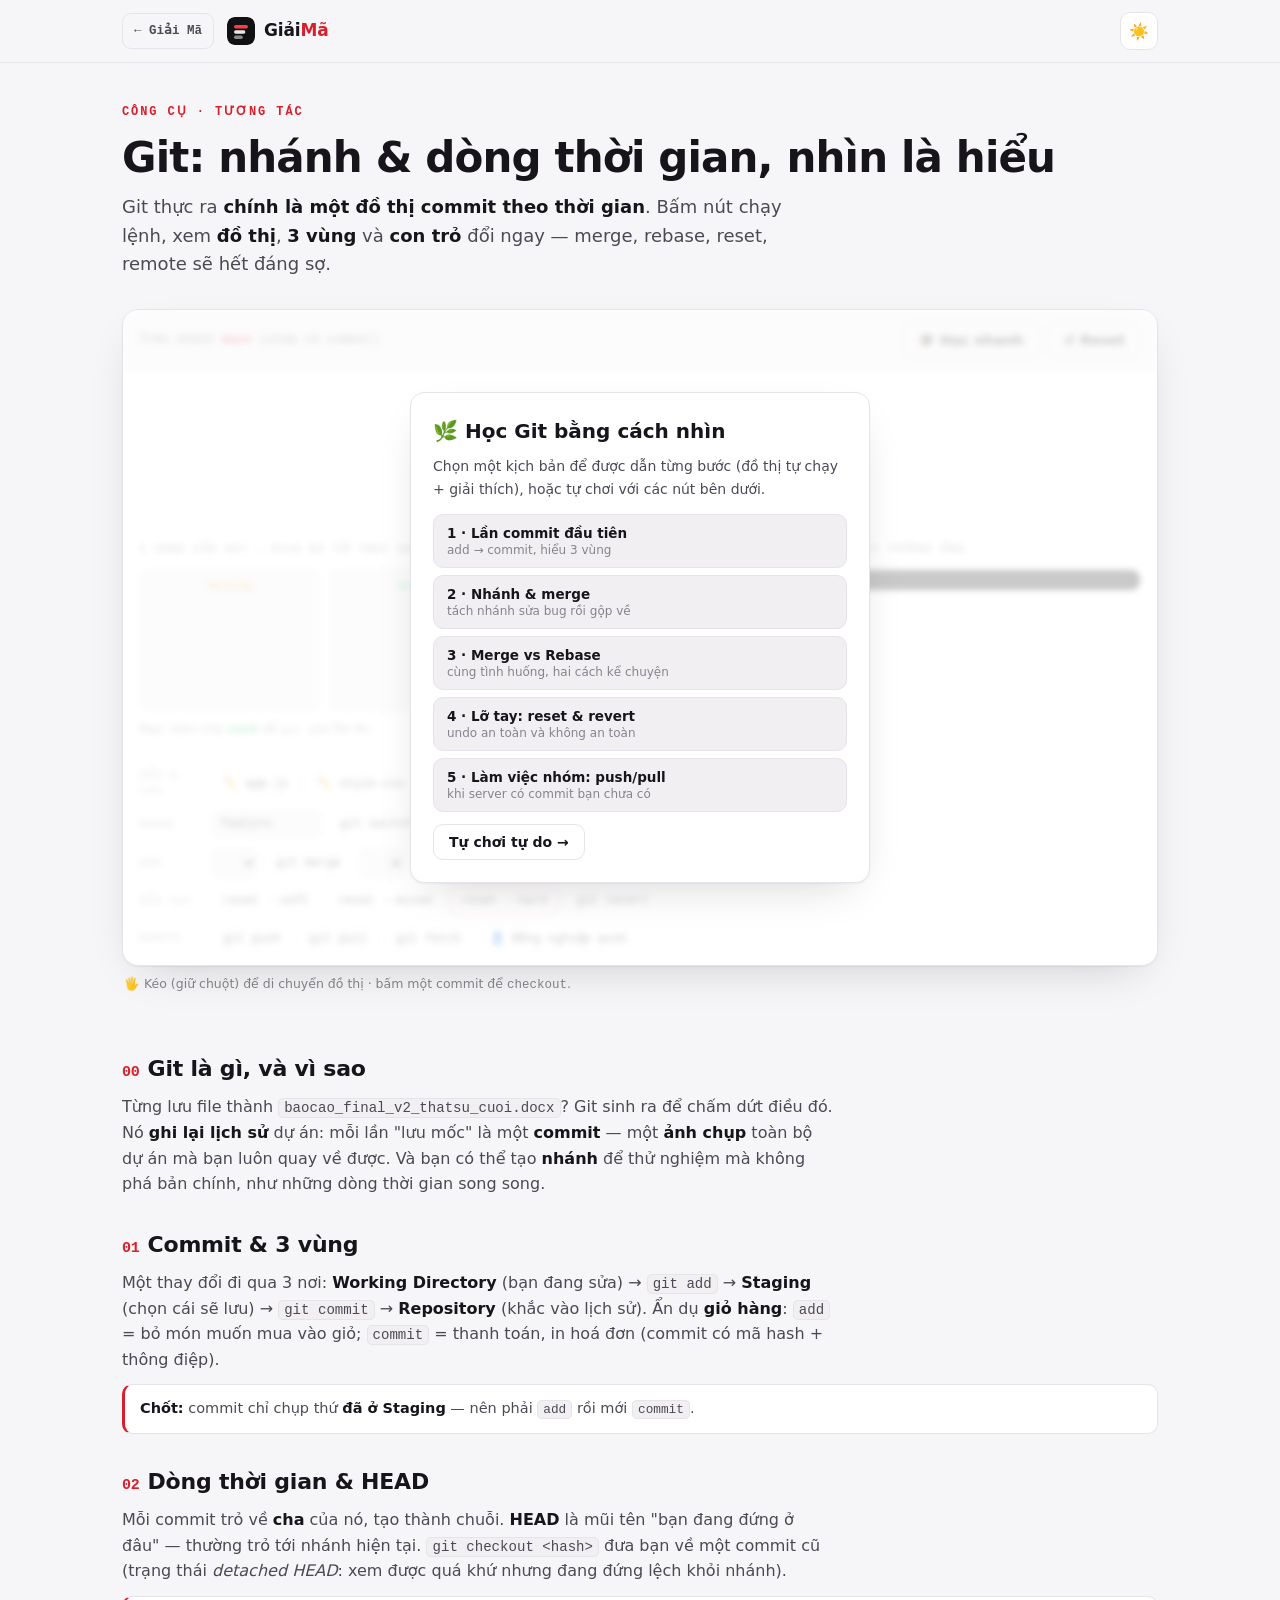
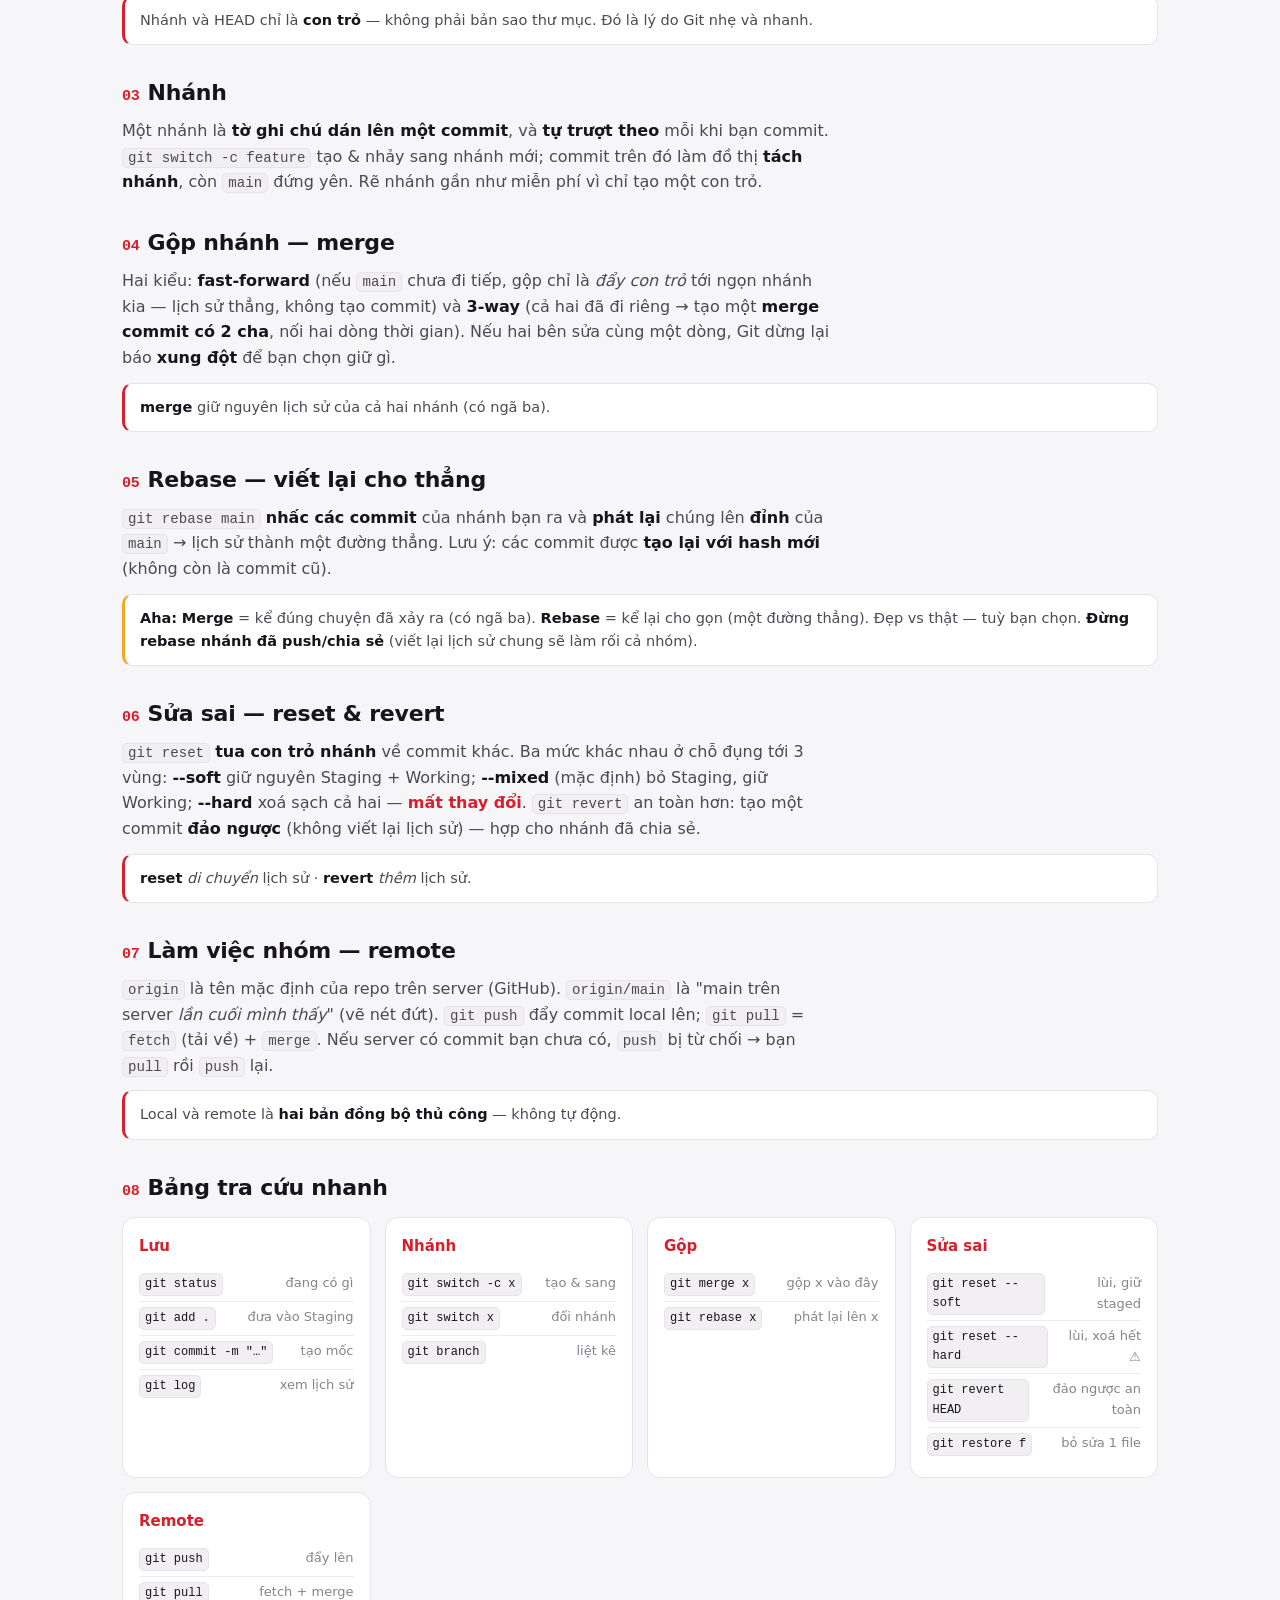
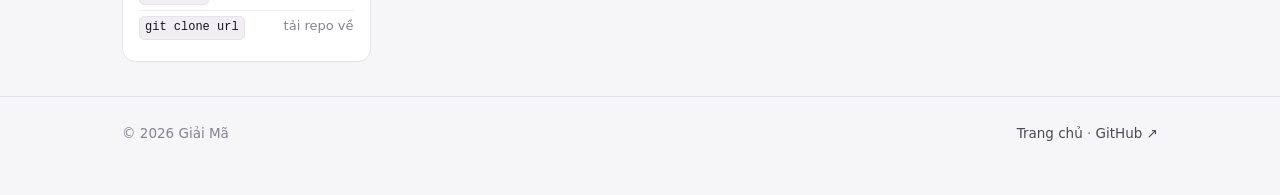
<file: posts/git.html>
<!doctype html>
<html lang="vi">
<head>
<meta charset="utf-8">
<meta name="viewport" content="width=device-width, initial-scale=1">
<meta name="description" content="Git nhìn là hiểu — commit, nhánh, merge, rebase, reset, remote qua đồ thị tương tác. Bài học của Giải Mã.">
<meta name="color-scheme" content="dark light">
<title>Git: nhánh & dòng thời gian, nhìn là hiểu — Giải Mã</title>
<link rel="icon" href="data:image/svg+xml,%3Csvg xmlns='http://www.w3.org/2000/svg' viewBox='0 0 32 32'%3E%3Crect width='32' height='32' rx='8' fill='%23111114'/%3E%3Crect x='8' y='9' width='16' height='4' rx='2' fill='%23ff3b47'/%3E%3Crect x='8' y='15' width='13' height='4' rx='2' fill='%23e8e6ea'/%3E%3Crect x='8' y='21' width='10' height='4' rx='2' fill='%238a8790'/%3E%3C/svg%3E">
<script>try{var t=localStorage.getItem('giaima-theme');if(t)document.documentElement.dataset.theme=t;}catch(e){}</script>
<link rel="stylesheet" href="../style.css">
<style>
  /* tokens riêng cho bài này (bổ sung cho style.css chung) */
  :root{--raise:#26222b;--cyan:#22c1c3;--violet:#a97bff}
  @media (prefers-color-scheme:light){:root:not([data-theme="dark"]){--raise:#ffffff}}
  :root[data-theme="light"]{--raise:#ffffff}
  .iconbtn{margin-left:auto}
  /* article */
  .post-head{padding:40px 0 8px}
  .eyebrow{font-family:var(--mono);font-size:12px;letter-spacing:.16em;text-transform:uppercase;color:var(--accent);font-weight:700}
  h1{font-size:clamp(28px,4.6vw,42px);line-height:1.08;letter-spacing:-.02em;font-weight:850;margin:.3em 0 .3em;text-wrap:balance}
  .lede{font-size:18px;color:var(--ink-2);max-width:60ch;margin:0}
  .lede b{color:var(--ink)}
  /* playground */
  .pg{position:relative;background:var(--surface);border:1px solid var(--line);border-radius:16px;box-shadow:var(--shadow);overflow:hidden;margin:22px 0 8px}
  .pg-top{display:flex;align-items:center;gap:12px;flex-wrap:wrap;padding:12px 16px;border-bottom:1px solid var(--line);background:var(--surface-2)}
  .status{font-family:var(--mono);font-size:12.5px;color:var(--ink-2)}
  .status b{color:var(--accent)}
  .pg-top .sp{margin-left:auto;display:flex;gap:8px}
  /* nút .btn — dùng từ style.css chung */
  .graphscroll{overflow:hidden;max-height:380px;cursor:grab;touch-action:none;background:repeating-linear-gradient(90deg,transparent,transparent 77px,color-mix(in srgb,var(--line) 40%,transparent) 77px,color-mix(in srgb,var(--line) 40%,transparent) 78px)}
  .graphscroll.grabbing{cursor:grabbing}
  #graph{transform-origin:0 0}
  #graph{display:block}
  .gedge{stroke:var(--muted);stroke-width:2;fill:none;opacity:.6}
  .gedge.m2{stroke:var(--gold)}
  .gnode circle{fill:var(--surface-2);stroke:var(--line);stroke-width:2;transition:.2s}
  .gnode.merge circle{fill:var(--raise)}
  .gnode.head circle{stroke:var(--accent);stroke-width:3.5;filter:drop-shadow(0 0 6px color-mix(in srgb,var(--accent) 70%,transparent))}
  .gnode.remote circle{stroke-dasharray:3 2}
  .gnode.newest circle{animation:pop .5s}
  @keyframes pop{0%{transform:scale(.4);opacity:0}100%{transform:scale(1);opacity:1}}
  .gnode text.h{fill:var(--ink-2);font-family:var(--mono);font-size:10px;text-anchor:middle;dominant-baseline:middle}
  .gnode{cursor:pointer}
  .gtag rect{rx:5}
  .gtag text{font-family:var(--mono);font-size:10.5px;font-weight:700;dominant-baseline:middle}
  .gtag.origin rect{fill:none;stroke-dasharray:3 2}
  .gtag .headtag{fill:var(--accent)}
  .cmsg{fill:var(--muted);font-family:var(--sans);font-size:10px;text-anchor:middle}
  .panes{display:grid;grid-template-columns:1.15fr .85fr;gap:0}
  @media(max-width:760px){.panes{grid-template-columns:1fr}}
  .areas{padding:14px 16px;border-right:1px solid var(--line)}
  @media(max-width:760px){.areas{border-right:0;border-bottom:1px solid var(--line)}}
  .areas h4,.term h4{font-family:var(--mono);font-size:11px;letter-spacing:.1em;text-transform:uppercase;color:var(--muted);margin:0 0 10px;font-weight:700}
  .acols{display:grid;grid-template-columns:repeat(3,1fr);gap:8px}
  .acol{background:var(--surface-2);border:1px solid var(--line);border-radius:10px;padding:8px;min-height:96px}
  .acol .t{font-family:var(--mono);font-size:10.5px;color:var(--ink-2);font-weight:700;margin-bottom:7px;text-align:center}
  .acol.work .t{color:var(--gold)}.acol.stage .t{color:var(--good)}.acol.repo .t{color:var(--muted)}
  .fchip{font-family:var(--mono);font-size:11px;padding:5px 7px;border-radius:7px;margin:4px 0;border:1px solid var(--line);background:var(--surface);display:flex;justify-content:space-between;gap:6px;cursor:default}
  .fchip.modified{border-color:var(--gold);color:var(--gold)}
  .fchip.staged{border-color:var(--good);color:var(--good);cursor:pointer}
  .term{padding:14px 16px;min-height:150px}
  .termbox{font-family:var(--mono);font-size:12px;background:#0a0a0c;color:#e6e6ea;border:1px solid var(--line);border-radius:10px;padding:10px 12px;max-height:210px;overflow:auto;line-height:1.55}
  :root[data-theme="light"] .termbox{background:#141216;color:#eee}
  .termbox .c{color:#8fd0ff}.termbox .k{color:#ff7a84}.termbox .m{color:#9a97a2}
  .toolbar{padding:12px 16px;border-top:1px solid var(--line);display:flex;flex-direction:column;gap:9px}
  .trow{display:flex;align-items:center;gap:7px;flex-wrap:wrap}
  .trow .lbl{font-family:var(--mono);font-size:10.5px;letter-spacing:.08em;text-transform:uppercase;color:var(--muted);width:66px;flex:0 0 auto}
  .tb{font-family:var(--mono);font-size:12px;cursor:pointer;border:1px solid var(--line);background:var(--surface);color:var(--ink);border-radius:8px;padding:6px 10px}
  .tb:hover:not(:disabled){border-color:var(--accent)}
  .tb:disabled{opacity:.4;cursor:not-allowed}
  .tb.danger{border-color:color-mix(in srgb,var(--accent) 50%,var(--line))}
  .tb.danger:hover:not(:disabled){background:var(--accent-soft)}
  input.mi,select.mi{font-family:var(--mono);font-size:12px;background:var(--surface-2);color:var(--ink);border:1px solid var(--line);border-radius:8px;padding:6px 8px}
  input.mi{width:110px}
  /* intro + tour */
  .veil{position:absolute;inset:0;z-index:8;display:grid;place-items:center;padding:18px;background:color-mix(in srgb,var(--surface) 78%,transparent);backdrop-filter:blur(3px)}
  .veil.hidden{display:none}
  .vcard{max-width:460px;background:var(--surface);border:1px solid var(--line);border-radius:14px;box-shadow:var(--shadow);padding:22px}
  .vcard h3{margin:0 0 8px;font-size:20px}.vcard p{margin:0 0 14px;color:var(--ink-2);font-size:14px}
  .scn{display:flex;flex-direction:column;gap:7px;margin:12px 0}
  .scn button{text-align:left;font-family:var(--sans);font-size:13.5px;font-weight:600;border:1px solid var(--line);background:var(--surface-2);color:var(--ink);border-radius:10px;padding:10px 13px;cursor:pointer}
  .scn button:hover{border-color:var(--accent)}
  .scn button .d{display:block;font-weight:400;font-size:12px;color:var(--muted);margin-top:2px}
  .tour{position:fixed;right:16px;bottom:16px;left:auto;top:auto;z-index:60;width:min(460px,92vw);background:var(--surface);border:1px solid var(--accent);border-radius:12px;box-shadow:0 12px 44px -8px rgba(0,0,0,.6),var(--shadow);padding:11px 15px 13px;display:none;cursor:move;user-select:none}
  .tour.on{display:block}
  .tour .grip{font-family:var(--mono);font-size:10.5px;color:var(--muted);margin-bottom:5px;display:flex;align-items:center;gap:6px}
  .tour button{cursor:pointer}
  .tour .ti{font-family:var(--mono);font-size:10.5px;letter-spacing:.1em;text-transform:uppercase;color:var(--accent);font-weight:700}
  .tour h4{margin:3px 0 0;font-size:15px}.tour p{margin:5px 0 0;font-size:13.5px;color:var(--ink-2)}
  .tour .tc{display:flex;justify-content:space-between;align-items:center;margin-top:11px;gap:10px;flex-wrap:wrap}
  .tour .dots{display:flex;gap:4px;flex-wrap:wrap}.tour .d{width:6px;height:6px;border-radius:50%;background:var(--line)}.tour .d.on{background:var(--accent)}
  /* concept sections */
  .concepts{padding:26px 0 0}
  .concepts h2{font-size:22px;font-weight:800;letter-spacing:-.01em;margin:30px 0 8px}
  .concepts h2 .n{font-family:var(--mono);color:var(--accent);font-size:15px;margin-right:8px}
  .concepts p{font-size:16px;color:var(--ink-2);margin:0 0 12px;max-width:70ch}
  .concepts p b{color:var(--ink)}
  .concepts code{font-family:var(--mono);font-size:.88em;background:var(--surface-2);border:1px solid var(--line);border-radius:5px;padding:1px 5px}
  .callout{background:var(--surface);border:1px solid var(--line);border-left:3px solid var(--accent);border-radius:10px;padding:12px 15px;margin:0 0 12px;font-size:14.5px;color:var(--ink-2)}
  .callout b{color:var(--ink)}
  /* cheat sheet */
  .cheat{display:grid;grid-template-columns:repeat(auto-fit,minmax(240px,1fr));gap:14px;margin-top:12px}
  .cg{background:var(--surface);border:1px solid var(--line);border-radius:13px;padding:16px}
  .cg h3{margin:0 0 10px;font-size:15px;color:var(--accent)}
  .cg .row{display:flex;justify-content:space-between;gap:10px;font-size:13px;padding:5px 0;border-top:1px solid var(--line-2, var(--line))}
  .cg .row:first-of-type{border-top:0}
  .cg code{font-family:var(--mono);font-size:12px;color:var(--ink)}
  .cg .row span{color:var(--muted);text-align:right}
  /* footer — dùng từ style.css chung */
  @media (prefers-reduced-motion:reduce){*{animation:none!important}}
</style>
</head>
<body>
<header class="site"><div class="site-in">
  <a class="homelink" href="../index.html" title="Về trang chủ Giải Mã">← Giải Mã</a>
  <a class="logo" href="../index.html" aria-label="Giải Mã">
    <svg viewBox="0 0 32 32" aria-hidden="true"><rect width="32" height="32" rx="8" fill="#111114"/><rect x="8" y="9" width="16" height="4" rx="2" fill="#ff3b47"/><rect x="8" y="15" width="13" height="4" rx="2" fill="#e8e6ea"/><rect x="8" y="21" width="10" height="4" rx="2" fill="#8a8790"/></svg>
    <span class="wm">Giải<b>Mã</b></span>
  </a>
  <button class="iconbtn" id="themeBtn" title="Sáng/tối" aria-label="Đổi giao diện">🌙</button>
</div></header>

<div class="wrap">
  <div class="post-head">
    <div class="eyebrow">Công cụ · Tương tác</div>
    <h1>Git: nhánh &amp; dòng thời gian, nhìn là hiểu</h1>
    <p class="lede">Git thực ra <b>chính là một đồ thị commit theo thời gian</b>. Bấm nút chạy lệnh, xem <b>đồ thị</b>, <b>3 vùng</b> và <b>con trỏ</b> đổi ngay — merge, rebase, reset, remote sẽ hết đáng sợ.</p>
  </div>

  <div class="pg" id="pg">
    <div class="pg-top">
      <span class="status" id="status"></span>
      <span class="sp">
        <button class="btn ghost" id="tourBtn">🎓 Học nhanh</button>
        <button class="btn ghost" id="resetRepo" title="Làm lại từ đầu">↺ Reset</button>
      </span>
    </div>

    <div class="graphscroll" id="graphscroll"><svg id="graph" width="200" height="160"></svg></div>

    <div class="panes">
      <div class="areas">
        <h4>3 vùng của Git — file đi từ trái sang phải</h4>
        <div class="acols">
          <div class="acol work"><div class="t">Working</div><div id="aWork"></div></div>
          <div class="acol stage"><div class="t">Staging</div><div id="aStage"></div></div>
          <div class="acol repo"><div class="t">Repo (đã commit)</div><div id="aRepo"></div></div>
        </div>
        <p style="font-size:11.5px;color:var(--muted);margin:9px 0 0">Mẹo: bấm chip <b style="color:var(--good)">xanh</b> để <code style="font-family:var(--mono)">git add</code> file đó.</p>
      </div>
      <div class="term">
        <h4>Terminal — lệnh git tương ứng</h4>
        <div class="termbox" id="term"></div>
      </div>
    </div>

    <div class="toolbar" id="toolbar">
      <div class="trow"><span class="lbl">Sửa &amp; lưu</span>
        <button class="tb" data-a="edit" data-f="app.js">✏️ app.js</button>
        <button class="tb" data-a="edit" data-f="style.css">✏️ style.css</button>
        <button class="tb" data-a="edit" data-f="README.md">✏️ README.md</button>
        <button class="tb" id="bAdd">git add .</button>
        <input class="mi" id="msg" placeholder="thông điệp" value="cập nhật">
        <button class="tb" id="bCommit">git commit</button>
      </div>
      <div class="trow"><span class="lbl">Nhánh</span>
        <input class="mi" id="brName" value="feature">
        <button class="tb" id="bSwitchNew">git switch -c</button>
        <select class="mi" id="selSwitch"></select>
        <button class="tb" id="bSwitch">git switch</button>
        <button class="tb" id="bCheckout" title="Checkout commit đang chọn (detached)">checkout commit</button>
      </div>
      <div class="trow"><span class="lbl">Gộp</span>
        <select class="mi" id="selMerge"></select>
        <button class="tb" id="bMerge">git merge</button>
        <select class="mi" id="selRebase"></select>
        <button class="tb" id="bRebase">git rebase</button>
      </div>
      <div class="trow"><span class="lbl">Sửa sai</span>
        <button class="tb" id="bSoft">reset --soft</button>
        <button class="tb" id="bMixed">reset --mixed</button>
        <button class="tb danger" id="bHard">reset --hard</button>
        <button class="tb" id="bRevert">git revert</button>
      </div>
      <div class="trow"><span class="lbl">Remote</span>
        <button class="tb" id="bPush">git push</button>
        <button class="tb" id="bPull">git pull</button>
        <button class="tb" id="bFetch">git fetch</button>
        <button class="tb" id="bColleague" title="Mô phỏng người khác đẩy commit lên server">👤 Đồng nghiệp push</button>
      </div>
    </div>

    <div class="veil" id="veil"><div class="vcard">
      <h3>🌿 Học Git bằng cách nhìn</h3>
      <p>Chọn một kịch bản để được dẫn từng bước (đồ thị tự chạy + giải thích), hoặc tự chơi với các nút bên dưới.</p>
      <div class="scn" id="scnList"></div>
      <button class="btn" id="freeplay">Tự chơi tự do →</button>
    </div></div>
  </div>
  <p style="font-size:12.5px;color:var(--muted);margin:2px 2px 0">🖐️ Kéo (giữ chuột) để di chuyển đồ thị · bấm một commit để <code style="font-family:var(--mono)">checkout</code>.</p>

  <div class="concepts">
    <h2><span class="n">00</span>Git là gì, và vì sao</h2>
    <p>Từng lưu file thành <code>baocao_final_v2_thatsu_cuoi.docx</code>? Git sinh ra để chấm dứt điều đó. Nó <b>ghi lại lịch sử</b> dự án: mỗi lần "lưu mốc" là một <b>commit</b> — một <b>ảnh chụp</b> toàn bộ dự án mà bạn luôn quay về được. Và bạn có thể tạo <b>nhánh</b> để thử nghiệm mà không phá bản chính, như những dòng thời gian song song.</p>

    <h2><span class="n">01</span>Commit &amp; 3 vùng</h2>
    <p>Một thay đổi đi qua 3 nơi: <b>Working Directory</b> (bạn đang sửa) → <code>git add</code> → <b>Staging</b> (chọn cái sẽ lưu) → <code>git commit</code> → <b>Repository</b> (khắc vào lịch sử). Ẩn dụ <b>giỏ hàng</b>: <code>add</code> = bỏ món muốn mua vào giỏ; <code>commit</code> = thanh toán, in hoá đơn (commit có mã hash + thông điệp).</p>
    <div class="callout"><b>Chốt:</b> commit chỉ chụp thứ <b>đã ở Staging</b> — nên phải <code>add</code> rồi mới <code>commit</code>.</div>

    <h2><span class="n">02</span>Dòng thời gian &amp; HEAD</h2>
    <p>Mỗi commit trỏ về <b>cha</b> của nó, tạo thành chuỗi. <b>HEAD</b> là mũi tên "bạn đang đứng ở đâu" — thường trỏ tới nhánh hiện tại. <code>git checkout &lt;hash&gt;</code> đưa bạn về một commit cũ (trạng thái <i>detached HEAD</i>: xem được quá khứ nhưng đang đứng lệch khỏi nhánh).</p>
    <div class="callout">Nhánh và HEAD chỉ là <b>con trỏ</b> — không phải bản sao thư mục. Đó là lý do Git nhẹ và nhanh.</div>

    <h2><span class="n">03</span>Nhánh</h2>
    <p>Một nhánh là <b>tờ ghi chú dán lên một commit</b>, và <b>tự trượt theo</b> mỗi khi bạn commit. <code>git switch -c feature</code> tạo &amp; nhảy sang nhánh mới; commit trên đó làm đồ thị <b>tách nhánh</b>, còn <code>main</code> đứng yên. Rẽ nhánh gần như miễn phí vì chỉ tạo một con trỏ.</p>

    <h2><span class="n">04</span>Gộp nhánh — merge</h2>
    <p>Hai kiểu: <b>fast-forward</b> (nếu <code>main</code> chưa đi tiếp, gộp chỉ là <i>đẩy con trỏ</i> tới ngọn nhánh kia — lịch sử thẳng, không tạo commit) và <b>3-way</b> (cả hai đã đi riêng → tạo một <b>merge commit có 2 cha</b>, nối hai dòng thời gian). Nếu hai bên sửa cùng một dòng, Git dừng lại báo <b>xung đột</b> để bạn chọn giữ gì.</p>
    <div class="callout"><b>merge</b> giữ nguyên lịch sử của cả hai nhánh (có ngã ba).</div>

    <h2><span class="n">05</span>Rebase — viết lại cho thẳng</h2>
    <p><code>git rebase main</code> <b>nhấc các commit</b> của nhánh bạn ra và <b>phát lại</b> chúng lên <b>đỉnh</b> của <code>main</code> → lịch sử thành một đường thẳng. Lưu ý: các commit được <b>tạo lại với hash mới</b> (không còn là commit cũ).</p>
    <div class="callout" style="border-left-color:var(--gold)"><b>Aha:</b> <b>Merge</b> = kể đúng chuyện đã xảy ra (có ngã ba). <b>Rebase</b> = kể lại cho gọn (một đường thẳng). Đẹp vs thật — tuỳ bạn chọn. <b>Đừng rebase nhánh đã push/chia sẻ</b> (viết lại lịch sử chung sẽ làm rối cả nhóm).</div>

    <h2><span class="n">06</span>Sửa sai — reset &amp; revert</h2>
    <p><code>git reset</code> <b>tua con trỏ nhánh</b> về commit khác. Ba mức khác nhau ở chỗ đụng tới 3 vùng: <b>--soft</b> giữ nguyên Staging + Working; <b>--mixed</b> (mặc định) bỏ Staging, giữ Working; <b>--hard</b> xoá sạch cả hai — <b style="color:var(--accent)">mất thay đổi</b>. <code>git revert</code> an toàn hơn: tạo một commit <b>đảo ngược</b> (không viết lại lịch sử) — hợp cho nhánh đã chia sẻ.</p>
    <div class="callout"><b>reset</b> <i>di chuyển</i> lịch sử · <b>revert</b> <i>thêm</i> lịch sử.</div>

    <h2><span class="n">07</span>Làm việc nhóm — remote</h2>
    <p><code>origin</code> là tên mặc định của repo trên server (GitHub). <code>origin/main</code> là "main trên server <i>lần cuối mình thấy</i>" (vẽ nét đứt). <code>git push</code> đẩy commit local lên; <code>git pull</code> = <code>fetch</code> (tải về) + <code>merge</code>. Nếu server có commit bạn chưa có, <code>push</code> bị từ chối → bạn <code>pull</code> rồi <code>push</code> lại.</p>
    <div class="callout">Local và remote là <b>hai bản đồng bộ thủ công</b> — không tự động.</div>

    <h2><span class="n">08</span>Bảng tra cứu nhanh</h2>
    <div class="cheat">
      <div class="cg"><h3>Lưu</h3>
        <div class="row"><code>git status</code><span>đang có gì</span></div>
        <div class="row"><code>git add .</code><span>đưa vào Staging</span></div>
        <div class="row"><code>git commit -m "…"</code><span>tạo mốc</span></div>
        <div class="row"><code>git log</code><span>xem lịch sử</span></div>
      </div>
      <div class="cg"><h3>Nhánh</h3>
        <div class="row"><code>git switch -c x</code><span>tạo &amp; sang</span></div>
        <div class="row"><code>git switch x</code><span>đổi nhánh</span></div>
        <div class="row"><code>git branch</code><span>liệt kê</span></div>
      </div>
      <div class="cg"><h3>Gộp</h3>
        <div class="row"><code>git merge x</code><span>gộp x vào đây</span></div>
        <div class="row"><code>git rebase x</code><span>phát lại lên x</span></div>
      </div>
      <div class="cg"><h3>Sửa sai</h3>
        <div class="row"><code>git reset --soft</code><span>lùi, giữ staged</span></div>
        <div class="row"><code>git reset --hard</code><span>lùi, xoá hết ⚠</span></div>
        <div class="row"><code>git revert HEAD</code><span>đảo ngược an toàn</span></div>
        <div class="row"><code>git restore f</code><span>bỏ sửa 1 file</span></div>
      </div>
      <div class="cg"><h3>Remote</h3>
        <div class="row"><code>git push</code><span>đẩy lên</span></div>
        <div class="row"><code>git pull</code><span>fetch + merge</span></div>
        <div class="row"><code>git clone url</code><span>tải repo về</span></div>
      </div>
    </div>
  </div>
</div>

<footer><div class="wrap">
  <span>© <span id="yr"></span> Giải Mã</span>
  <span><a href="../index.html">Trang chủ</a> · <a href="https://github.com/quaqducc/transformer_visualize" target="_blank" rel="noopener">GitHub ↗</a></span>
</div></footer>

<div class="tour" id="tour">
  <div class="grip">⠿ kéo để di chuyển bảng · nổi trên mọi phần</div>
  <span class="ti" id="tstep"></span><h4 id="ttitle"></h4><p id="ttext"></p>
  <div class="tc"><div class="dots" id="tdots"></div><div style="display:flex;gap:7px"><button class="btn ghost" id="tprev">‹</button><button class="btn primary" id="tnext">Tiếp ›</button><button class="btn ghost" id="texit">Thoát</button></div></div>
</div>

<script>
/* ============ ENGINE ============ */
const FILES=["app.js","style.css","README.md"];
function newRepo(){const files={};FILES.forEach(f=>files[f]="clean");return{commits:{},order:[],branches:{},head:{type:"branch",ref:"main"},remote:{},laneOf:{main:0},nextLane:1,seq:0,files};}
const curBranch=s=>s.head.type==="branch"?s.head.ref:null;
function headCommit(s){return s.head.type==="detached"?s.head.ref:(s.branches[s.head.ref]??null);}
function ancestors(s,id){const set=new Set(),st=[id];while(st.length){const x=st.pop();if(x==null||set.has(x))continue;set.add(x);const c=s.commits[x];if(c)c.parents.forEach(p=>st.push(p));}return set;}
const isAncestor=(s,a,b)=>a==null?true:ancestors(s,b).has(a);
function mkCommit(s,parents,msg,lane){const id="c"+(++s.seq);s.commits[id]={id,parents:parents.filter(p=>p!=null),msg,seq:s.seq,lane,onRemote:false};s.order.push(id);return id;}
function gc(s){const roots=[...Object.values(s.branches),...Object.values(s.remote)];if(s.head.type==="detached")roots.push(s.head.ref);const keep=new Set();roots.filter(r=>r!=null).forEach(r=>ancestors(s,r).forEach(id=>keep.add(id)));for(const id of Object.keys(s.commits))if(!keep.has(id))delete s.commits[id];s.order=s.order.filter(id=>keep.has(id));}
function doEdit(s,f){if(s.files[f]==="clean"||s.files[f]==="staged")s.files[f]="modified";return{ok:true,cmd:`# sửa ${f}`,msg:`Bạn vừa sửa ${f} — nó ở Working Directory.`};}
function doAdd(s,f){const tg=f==="."?Object.keys(s.files).filter(x=>s.files[x]==="modified"):[f];let n=0;tg.forEach(x=>{if(s.files[x]==="modified"){s.files[x]="staged";n++;}});if(!n)return{ok:false,msg:"Không có thay đổi nào để add."};return{ok:true,cmd:`git add ${f}`,msg:`Đưa ${tg.join(", ")} vào Staging.`};}
function doCommit(s,msg){const staged=Object.keys(s.files).filter(f=>s.files[f]==="staged");if(!staged.length)return{ok:false,msg:"Không có gì trong Staging (git add trước)."};const b=curBranch(s);if(!b)return{ok:false,msg:"HEAD tách rời — không commit trên nhánh."};const parent=s.branches[b]??null,lane=s.laneOf[b]??0;const id=mkCommit(s,[parent],msg||"cập nhật",lane);s.branches[b]=id;staged.forEach(f=>s.files[f]="clean");return{ok:true,cmd:`git commit -m "${msg||"cập nhật"}"`,msg:`Tạo commit ${id} trên ${b}.`,add:id};}
function doBranch(s,name){if(name in s.branches||name in s.laneOf)return{ok:false,msg:`Nhánh ${name} đã tồn tại.`};const cur=headCommit(s);if(cur==null)return{ok:false,msg:"Chưa có commit để tạo nhánh."};s.branches[name]=cur;s.laneOf[name]=s.nextLane++;return{ok:true,cmd:`git branch ${name}`,msg:`Tạo nhánh ${name}.`};}
function doSwitch(s,name){if(!(name in s.branches))return{ok:false,msg:`Không có nhánh ${name}.`};s.head={type:"branch",ref:name};return{ok:true,cmd:`git switch ${name}`,msg:`HEAD → ${name}.`};}
function doSwitchNew(s,name){const r=doBranch(s,name);if(!r.ok)return r;s.head={type:"branch",ref:name};return{ok:true,cmd:`git switch -c ${name}`,msg:`Tạo & chuyển sang ${name}.`};}
function doCheckoutCommit(s,id){if(!(id in s.commits))return{ok:false};s.head={type:"detached",ref:id};return{ok:true,cmd:`git checkout ${id}`,msg:`HEAD tách rời (detached) tại ${id}.`};}
function doMerge(s,other){const b=curBranch(s);if(!b)return{ok:false,msg:"Đang detached HEAD."};if(!(other in s.branches))return{ok:false,msg:`Không có nhánh ${other}.`};const t=s.branches[b],src=s.branches[other];if(src==null)return{ok:false,msg:`${other} chưa có commit.`};if(t===src||isAncestor(s,src,t))return{ok:false,msg:"Đã cập nhật, không có gì để gộp."};if(isAncestor(s,t,src)){s.branches[b]=src;return{ok:true,cmd:`git merge ${other}`,msg:`Fast-forward: ${b} tiến thẳng tới ${src}.`,ff:true};}const id=mkCommit(s,[t,src],`Merge ${other} vào ${b}`,s.laneOf[b]);s.branches[b]=id;return{ok:true,cmd:`git merge ${other}`,msg:`Merge commit ${id} (2 cha).`,add:id,merge:true};}
function doRebase(s,base){const b=curBranch(s);if(!b)return{ok:false,msg:"Đang detached HEAD."};if(!(base in s.branches))return{ok:false,msg:`Không có nhánh ${base}.`};const baseTip=s.branches[base],featTip=s.branches[b];if(featTip==null)return{ok:false,msg:`${b} chưa có commit.`};if(isAncestor(s,featTip,baseTip))return{ok:false,msg:"Already up to date."};if(isAncestor(s,baseTip,featTip))return{ok:false,msg:`${b} đã trên đỉnh ${base}.`};const baseAnc=ancestors(s,baseTip),featAnc=ancestors(s,featTip);const diverged=[...featAnc].filter(id=>!baseAnc.has(id)).map(id=>s.commits[id]).sort((a,b)=>a.seq-b.seq);let parent=baseTip;for(const c of diverged){parent=mkCommit(s,[parent],c.msg,s.laneOf[b]);}s.branches[b]=parent;gc(s);return{ok:true,cmd:`git rebase ${base}`,msg:`Rebase ${b} lên ${base}: phát lại ${diverged.length} commit (hash mới).`};}
function doReset(s,mode){const b=curBranch(s);if(!b)return{ok:false,msg:"Đang detached HEAD."};const cur=s.branches[b];if(cur==null)return{ok:false,msg:"Chưa có commit."};const parent=s.commits[cur].parents[0]??null;s.branches[b]=parent;const stt=mode==="soft"?"staged":mode==="mixed"?"modified":"clean";Object.keys(s.files).forEach(f=>s.files[f]=stt);gc(s);return{ok:true,cmd:`git reset --${mode} HEAD~1`,msg:`Lùi ${b} về ${parent||"(trống)"}; 3 vùng theo --${mode}.`};}
function doRevert(s){const b=curBranch(s);if(!b)return{ok:false,msg:"Đang detached HEAD."};const cur=s.branches[b];if(cur==null)return{ok:false,msg:"Chưa có commit."};const id=mkCommit(s,[cur],`Revert "${s.commits[cur].msg}"`,s.laneOf[b]);s.branches[b]=id;return{ok:true,cmd:`git revert HEAD`,msg:`Commit đảo ngược ${id} (thêm lịch sử).`,add:id};}
function doPush(s){const b=curBranch(s);if(!b)return{ok:false,msg:"Đang detached HEAD."};const local=s.branches[b];if(local==null)return{ok:false,msg:"Chưa có commit để push."};const rk="origin/"+b,rem=s.remote[rk]??null;if(rem===local)return{ok:false,msg:"Everything up-to-date."};if(rem!=null&&!isAncestor(s,rem,local))return{ok:false,msg:"! [rejected] remote có commit bạn chưa có → git pull trước."};s.remote[rk]=local;ancestors(s,local).forEach(id=>{if(s.commits[id])s.commits[id].onRemote=true;});return{ok:true,cmd:`git push`,msg:`Đẩy ${b} lên origin/${b}.`};}
function doPull(s){const b=curBranch(s);if(!b)return{ok:false,msg:"Đang detached HEAD."};const rk="origin/"+b,rem=s.remote[rk]??null;if(rem==null)return{ok:false,msg:`Chưa có origin/${b} (push trước).`};const local=s.branches[b];if(local===rem)return{ok:false,msg:"Already up to date."};if(local==null||isAncestor(s,local,rem)){s.branches[b]=rem;return{ok:true,cmd:`git pull`,msg:`Fast-forward ${b} tới origin/${b}.`};}if(isAncestor(s,rem,local))return{ok:false,msg:"Local đã đi trước — chỉ cần push."};const id=mkCommit(s,[local,rem],`Merge origin/${b}`,s.laneOf[b]);s.branches[b]=id;return{ok:true,cmd:`git pull`,msg:`Gộp origin/${b} (merge commit ${id}).`,add:id};}
function doFetch(s){return{ok:true,cmd:`git fetch`,msg:`Cập nhật origin/* (chưa gộp).`};}
function colleaguePush(s){const rk="origin/main",base=s.remote[rk]??null;if(base==null)return{ok:false,msg:"Chưa có origin/main (push main lên trước)."};const id=mkCommit(s,[base],"Việc của đồng nghiệp",s.nextLane++);s.commits[id].onRemote=true;s.remote[rk]=id;return{ok:true,cmd:`# đồng nghiệp: git push`,msg:`origin/main tiến 1 commit bạn chưa có.`};}

/* ============ STATE + RENDER ============ */
const $=id=>document.getElementById(id);
let st=newRepo(), logLines=[], newest=null, selCommit=null, replaying=false;
let graphPan={x:0,y:0}, lastFollow=null, gW=0, gH=0;
function applyPan(){const gs=$('graphscroll');if(!gs)return;const vw=gs.clientWidth||600,vh=gs.clientHeight||300;
  graphPan.x=Math.max(Math.min(0,vw-gW)-70,Math.min(graphPan.x,70));graphPan.y=Math.max(Math.min(0,vh-gH)-70,Math.min(graphPan.y,70));
  const g=$('graph');if(g)g.style.transform=`translate(${graphPan.x}px,${graphPan.y}px)`;}
const BRCOLORS={}; const PAL=['--gold','--cyan','--violet','--good'];
function brColor(name){if(name==='main')return getCss('--accent');if(!(name in BRCOLORS)){const i=Object.keys(BRCOLORS).length%PAL.length;BRCOLORS[name]=PAL[i];}return getCss(BRCOLORS[name]);}
function getCss(v){return getComputedStyle(document.documentElement).getPropertyValue(v).trim();}
function act(fn,...a){const r=fn(st,...a);if(r&&r.cmd!==undefined||r&&r.msg){logLines.push({cmd:r.cmd,msg:r.msg,ok:r.ok!==false});}if(r&&r.add)newest=r.add;return r;}

function genOf(s){const g={};const vis=id=>{if(id==null)return -1;if(g[id]!=null)return g[id];const c=s.commits[id];if(!c)return -1;let m=-1;c.parents.forEach(p=>m=Math.max(m,vis(p)));return g[id]=m+1;};s.order.forEach(vis);return g;}
function refsAt(s){const m={};const add=(id,ref,kind)=>{if(id==null)return;(m[id]=m[id]||[]).push({ref,kind});};Object.entries(s.branches).forEach(([n,id])=>add(id,n,'branch'));Object.entries(s.remote).forEach(([n,id])=>add(id,n,'remote'));if(s.head.type==='detached')add(s.head.ref,'HEAD','head');return m;}
function renderGraph(){const s=st;const COL=78,LANE=64,R=16,PADX=44;const g=genOf(s);const ids=s.order.filter(id=>s.commits[id]);
  const hc=headCommit(s), refs=refsAt(s);
  let maxG=0,maxL=0,maxRefs=0;ids.forEach(id=>{maxG=Math.max(maxG,g[id]);maxL=Math.max(maxL,s.commits[id].lane);maxRefs=Math.max(maxRefs,(refs[id]||[]).length);});
  const PADY=Math.max(46,30+maxRefs*22);
  const W=Math.max(200,PADX*2+ (maxG+1)*COL + 120), H=Math.max(150,PADY*2+(maxL+1)*LANE);
  const X=id=>PADX+g[id]*COL, Y=id=>PADY+s.commits[id].lane*LANE;
  let e='',n='';
  ids.forEach(id=>{const c=s.commits[id];c.parents.forEach(p=>{if(!s.commits[p])return;const x1=X(p),y1=Y(p),x2=X(id),y2=Y(id),mx=(x1+x2)/2;const cls=(c.parents.length>1&&p===c.parents[1])?'gedge m2':'gedge';e+=`<path class="${cls}" d="M ${x1} ${y1} C ${mx} ${y1}, ${mx} ${y2}, ${x2} ${y2}"/>`;});});
  ids.forEach(id=>{const c=s.commits[id];const x=X(id),y=Y(id);const cls=['gnode'];if(id===hc)cls.push('head');if(c.parents.length>1)cls.push('merge');if(c.onRemote)cls.push('remote');if(id===newest)cls.push('newest');if(id===selCommit)cls.push('sel');
    n+=`<g class="${cls.join(' ')}" data-id="${id}" transform="translate(${x},${y})"><circle r="${R}"></circle><text class="h" y="1">${id}</text><text class="cmsg" y="${R+13}">${(c.msg||'').slice(0,14)}</text>`;
    // refs
    const rs=refs[id]||[];let ty=-R-10;rs.slice().reverse().forEach(rf=>{const isHead=(s.head.type==='branch'&&rf.kind==='branch'&&rf.ref===s.head.ref);const col=rf.kind==='remote'?getCss('--muted'):rf.kind==='head'?getCss('--accent'):brColor(rf.ref);const label=(rf.kind==='remote'?rf.ref:rf.ref)+(isHead?' ◄HEAD':'');const w=label.length*6.6+12;
      n+=`<g class="gtag ${rf.kind==='remote'?'origin':''}"><rect x="${-w/2}" y="${ty-11}" width="${w}" height="16" rx="5" fill="${rf.kind==='remote'?'none':'color-mix(in srgb,'+col+' 22%, var(--surface))'}" stroke="${col}" stroke-width="1.4"></rect><text x="0" y="${ty-2}" text-anchor="middle" fill="${col}">${label}</text></g>`;ty-=20;});
    n+='</g>';});
  const svg=$('graph');svg.setAttribute('width',W);svg.setAttribute('height',H);svg.innerHTML=e+n;
  svg.querySelectorAll('.gnode').forEach(el=>el.onclick=()=>{selCommit=el.dataset.id;const r=act(doCheckoutCommit,el.dataset.id);render();});
  gW=W;gH=H;const gs=$('graphscroll'),vw=gs.clientWidth||600;
  if(newest!==lastFollow){lastFollow=newest;graphPan.x=W>vw?vw-W-14:0;graphPan.y=0;}
  applyPan();
}
function render(){renderGraph();
  // areas
  const cols={modified:$('aWork'),staged:$('aStage'),clean:$('aRepo')};Object.values(cols).forEach(c=>c.innerHTML='');
  Object.entries(st.files).forEach(([f,state])=>{const el=document.createElement('div');el.className='fchip '+state;el.innerHTML=`<span>${f}</span><span>${state==='modified'?'✎':state==='staged'?'✓':''}</span>`;if(state==='staged')el.onclick=()=>{act(doAdd,'.');render();};cols[state].appendChild(el);});
  // status
  const b=curBranch(st);$('status').innerHTML=st.head.type==='detached'?`HEAD tách rời tại <b>${st.head.ref}</b>`:`Trên nhánh <b>${b}</b>${st.branches[b]?' · '+st.branches[b]:' (chưa có commit)'}`;
  // selects
  const brs=Object.keys(st.branches);const fill=(sel,excludeCur)=>{const cur=curBranch(st);sel.innerHTML=brs.filter(x=>!excludeCur||x!==cur).map(x=>`<option>${x}</option>`).join('')||'<option disabled>—</option>';};
  fill($('selSwitch'),false);fill($('selMerge'),true);fill($('selRebase'),true);
  // terminal
  $('term').innerHTML=logLines.map(l=>`<div>${l.cmd?`<span class="${l.ok?'c':'k'}">${l.cmd.startsWith('#')?'':'$ '}${esc(l.cmd)}</span>`:''}${l.msg?`<div class="m">${esc(l.msg)}</div>`:''}</div>`).join('');const tb=$('term');tb.scrollTop=tb.scrollHeight;
  // enable/disable
  $('bCommit').disabled=!Object.values(st.files).some(v=>v==='staged');
  $('bAdd').disabled=!Object.values(st.files).some(v=>v==='modified');
}
const esc=s=>String(s).replace(/[&<>]/g,c=>({'&':'&amp;','<':'&lt;','>':'&gt;'}[c]));
function run(fn,...a){act(fn,...a);render();}

/* ============ CONTROLS ============ */
document.querySelectorAll('[data-a="edit"]').forEach(b=>b.onclick=()=>run(doEdit,b.dataset.f));
$('bAdd').onclick=()=>run(doAdd,'.');
$('bCommit').onclick=()=>run(doCommit,$('msg').value||'cập nhật');
$('bSwitchNew').onclick=()=>run(doSwitchNew,($('brName').value||'feature').trim());
$('bSwitch').onclick=()=>{const v=$('selSwitch').value;if(v)run(doSwitch,v);};
$('bMerge').onclick=()=>{const v=$('selMerge').value;if(v)run(doMerge,v);};
$('bRebase').onclick=()=>{const v=$('selRebase').value;if(v)run(doRebase,v);};
$('bCheckout').onclick=()=>{if(selCommit)run(doCheckoutCommit,selCommit);};
$('bSoft').onclick=()=>run(doReset,'soft');$('bMixed').onclick=()=>run(doReset,'mixed');
$('bHard').onclick=()=>{if(confirm('reset --hard sẽ XOÁ thay đổi chưa commit. Tiếp tục?'))run(doReset,'hard');};
$('bRevert').onclick=()=>run(doRevert);
$('bPush').onclick=()=>run(doPush);$('bPull').onclick=()=>run(doPull);$('bFetch').onclick=()=>run(doFetch);$('bColleague').onclick=()=>run(colleaguePush);
$('resetRepo').onclick=()=>{st=newRepo();logLines=[];newest=null;selCommit=null;render();};
/* kéo để pan khu đồ thị (transform — luôn kéo được, kể cả đồ thị nhỏ) */
(function(){const gs=$('graphscroll');let drag=false,sx,sy,ox,oy;
  gs.addEventListener('pointerdown',e=>{if(e.target.closest&&e.target.closest('.gnode'))return;drag=true;sx=e.clientX;sy=e.clientY;ox=graphPan.x;oy=graphPan.y;gs.classList.add('grabbing');gs.setPointerCapture&&gs.setPointerCapture(e.pointerId);});
  gs.addEventListener('pointermove',e=>{if(!drag)return;graphPan.x=ox+(e.clientX-sx);graphPan.y=oy+(e.clientY-sy);applyPan();});
  const end=()=>{drag=false;gs.classList.remove('grabbing');};
  gs.addEventListener('pointerup',end);gs.addEventListener('pointercancel',end);})();
/* kéo bảng hướng dẫn (panel nổi) đặt bất kỳ đâu */
(function(){const t=$('tour');let drag=false,sx,sy,ol,ot;
  t.addEventListener('pointerdown',e=>{if(e.target.closest('button'))return;drag=true;const r=t.getBoundingClientRect();ol=r.left;ot=r.top;sx=e.clientX;sy=e.clientY;t.style.left=ol+'px';t.style.top=ot+'px';t.style.right='auto';t.style.bottom='auto';t.setPointerCapture&&t.setPointerCapture(e.pointerId);});
  t.addEventListener('pointermove',e=>{if(!drag)return;let x=ol+(e.clientX-sx),y=ot+(e.clientY-sy);const w=t.offsetWidth,h=t.offsetHeight;x=Math.max(6,Math.min(x,innerWidth-w-6));y=Math.max(6,Math.min(y,innerHeight-h-6));t.style.left=x+'px';t.style.top=y+'px';});
  const end=()=>drag=false;t.addEventListener('pointerup',end);t.addEventListener('pointercancel',end);})();

/* ============ THEME ============ */
$('yr').textContent=new Date().getFullYear();
const htmlEl=document.documentElement,tb=$('themeBtn');
const eff=()=>htmlEl.dataset.theme||(matchMedia('(prefers-color-scheme: light)').matches?'light':'dark');
const paintT=()=>tb.textContent=eff()==='dark'?'🌙':'☀️';
tb.onclick=()=>{const nx=eff()==='dark'?'light':'dark';htmlEl.dataset.theme=nx;try{localStorage.setItem('giaima-theme',nx);}catch(e){}paintT();for(const k in BRCOLORS)delete BRCOLORS[k];render();};
matchMedia('(prefers-color-scheme: light)').addEventListener('change',()=>{paintT();render();});paintT();

/* ============ SCENARIOS (guided tour) ============ */
const SCN=[
 {id:'A',name:'1 · Lần commit đầu tiên',desc:'add → commit, hiểu 3 vùng',steps:[
   {title:'Bắt đầu: repo trống',text:'Chưa có commit nào. Cùng tạo mốc đầu tiên. Trước hết ta sửa một file.'},
   {do:()=>act(doEdit,'app.js'),title:'Sửa file',text:'app.js chuyển sang Working Directory (màu vàng) — Git đang theo dõi nhưng chưa lưu.'},
   {do:()=>act(doAdd,'.'),title:'git add',text:'Đưa thay đổi vào Staging (xanh) — như bỏ món vào giỏ để chuẩn bị "thanh toán".'},
   {do:()=>act(doCommit,'khởi tạo dự án'),title:'git commit',text:'Một commit ra đời trên đồ thị. HEAD và main trượt tới nó. File về trạng thái đã lưu.'},
 ]},
 {id:'B',name:'2 · Nhánh & merge',desc:'tách nhánh sửa bug rồi gộp về',steps:[
   {do:()=>{act(doEdit,'app.js');act(doAdd,'.');act(doCommit,'khởi tạo');},title:'Có sẵn 1 commit trên main',text:'Ta bắt đầu với main đã có commit đầu.'},
   {do:()=>act(doSwitchNew,'bugfix'),title:'Tạo nhánh bugfix',text:'switch -c tạo & nhảy sang nhánh mới. Nhãn bugfix xuất hiện cùng chỗ main.'},
   {do:()=>{act(doEdit,'style.css');act(doAdd,'.');act(doCommit,'sửa bug CSS');},title:'Commit trên bugfix',text:'Nhánh bugfix trượt sang làn riêng — đồ thị tách nhánh. main vẫn đứng yên.'},
   {do:()=>act(doSwitch,'main'),title:'Về main',text:'HEAD nhảy về main.'},
   {do:()=>{act(doEdit,'README.md');act(doAdd,'.');act(doCommit,'cập nhật docs');},title:'main cũng đi tiếp',text:'Giờ hai nhánh đã đi theo hai hướng khác nhau.'},
   {do:()=>act(doMerge,'bugfix'),title:'git merge bugfix',text:'Vì cả hai đã đi riêng → tạo MERGE COMMIT có 2 cha, nối hai dòng thời gian lại. Đây là merge 3-way.'},
 ]},
 {id:'C',name:'3 · Merge vs Rebase',desc:'cùng tình huống, hai cách kể chuyện',steps:[
   {do:()=>{act(doEdit,'app.js');act(doAdd,'.');act(doCommit,'base');act(doSwitchNew,'feature');act(doEdit,'style.css');act(doAdd,'.');act(doCommit,'F1');act(doEdit,'style.css');act(doAdd,'.');act(doCommit,'F2');act(doSwitch,'main');act(doEdit,'README.md');act(doAdd,'.');act(doCommit,'M1');act(doSwitch,'feature');},title:'Tình huống: feature & main đã tách',text:'feature có F1,F2; main có M1. Đang đứng ở feature. Ta sẽ REBASE feature lên main.'},
   {do:()=>act(doRebase,'main'),title:'git rebase main',text:'F1,F2 được PHÁT LẠI lên đỉnh main → lịch sử thẳng tắp, KHÔNG có merge commit. Để ý: chúng là commit MỚI (hash khác).'},
   {title:'So sánh',text:'Nhớ kịch bản 2 (merge) có ngã ba + 1 merge commit? Rebase cho đường thẳng gọn hơn. Đổi lại, nó viết lại lịch sử — nên đừng rebase nhánh đã chia sẻ.'},
 ]},
 {id:'D',name:'4 · Lỡ tay: reset & revert',desc:'undo an toàn và không an toàn',steps:[
   {do:()=>{act(doEdit,'app.js');act(doAdd,'.');act(doCommit,'tốt');act(doEdit,'app.js');act(doAdd,'.');act(doCommit,'commit lỗi');},title:'Có 2 commit, cái cuối bị lỗi',text:'Muốn bỏ "commit lỗi". Có hai cách.'},
   {do:()=>act(doReset,'hard'),title:'reset --hard HEAD~1',text:'Tua main về commit trước; commit lỗi biến mất khỏi lịch sử, mọi thay đổi bị xoá. Mạnh nhưng NGUY HIỂM (mất việc chưa lưu).'},
   {title:'Nếu nhánh đã chia sẻ?',text:'Đừng reset lịch sử chung. Thay vào đó dùng revert: tạo một commit ĐẢO NGƯỢC — lịch sử được thêm chứ không xoá.'},
   {do:()=>{act(doEdit,'app.js');act(doAdd,'.');act(doCommit,'commit lỗi #2');act(doRevert);},title:'git revert HEAD',text:'Commit "Revert…" xuất hiện, hoàn tác commit lỗi mà vẫn giữ nguyên lịch sử. An toàn cho làm việc nhóm.'},
 ]},
 {id:'E',name:'5 · Làm việc nhóm: push/pull',desc:'khi server có commit bạn chưa có',steps:[
   {do:()=>{act(doEdit,'app.js');act(doAdd,'.');act(doCommit,'việc của tôi');act(doPush);},title:'push lần đầu',text:'Đẩy main lên origin/main (nét đứt = con trỏ trên server).'},
   {do:()=>act(colleaguePush),title:'Đồng nghiệp push',text:'origin/main tiến 1 commit mà bạn chưa có — local của bạn đã lỗi thời.'},
   {do:()=>{act(doEdit,'README.md');act(doAdd,'.');act(doCommit,'thêm việc');},title:'Bạn commit tiếp',text:'Giờ local và server đã đi theo hai hướng (diverge).'},
   {do:()=>act(doPush),title:'push → bị từ chối',text:'Git từ chối vì server có commit bạn chưa có (xem dòng đỏ ở terminal). Phải pull trước.'},
   {do:()=>act(doPull),title:'git pull',text:'pull = fetch + merge → tạo merge commit gộp việc của bạn với việc đồng nghiệp.'},
   {do:()=>act(doPush),title:'push lại',text:'Lần này thành công. origin/main bắt kịp local. Xong!'},
 ]},
];
let scn=null,si=0;
function scnList(){$('scnList').innerHTML=SCN.map((s,i)=>`<button data-i="${i}"><b>${s.name}</b><span class="d">${s.desc}</span></button>`).join('');
  $('scnList').querySelectorAll('button').forEach(b=>b.onclick=()=>startScn(+b.dataset.i));}
function startScn(i){scn=SCN[i];si=0;$('veil').classList.add('hidden');$('tour').classList.add('on');gotoStep(0);}
function gotoStep(k){si=Math.max(0,Math.min(scn.steps.length-1,k));st=newRepo();logLines=[];newest=null;selCommit=null;for(let i=0;i<=si;i++){const stp=scn.steps[i];if(stp.do)stp.do();}render();const stp=scn.steps[si];
  $('tstep').textContent=`${scn.name} — bước ${si+1}/${scn.steps.length}`;$('ttitle').textContent=stp.title;$('ttext').textContent=stp.text;
  $('tdots').innerHTML=scn.steps.map((_,i)=>`<span class="d ${i===si?'on':''}"></span>`).join('');$('tprev').disabled=si===0;$('tnext').textContent=si===scn.steps.length-1?'Xong ✓':'Tiếp ›';}
$('tnext').onclick=()=>{if(si>=scn.steps.length-1){endTour();}else gotoStep(si+1);};
$('tprev').onclick=()=>gotoStep(si-1);
$('texit').onclick=endTour;
function endTour(){$('tour').classList.remove('on');scn=null;}
$('tourBtn').onclick=()=>{$('veil').classList.remove('hidden');endTour();};
$('freeplay').onclick=()=>{$('veil').classList.add('hidden');};

/* init */
scnList();render();
</script>
</body>
</html>
</file>
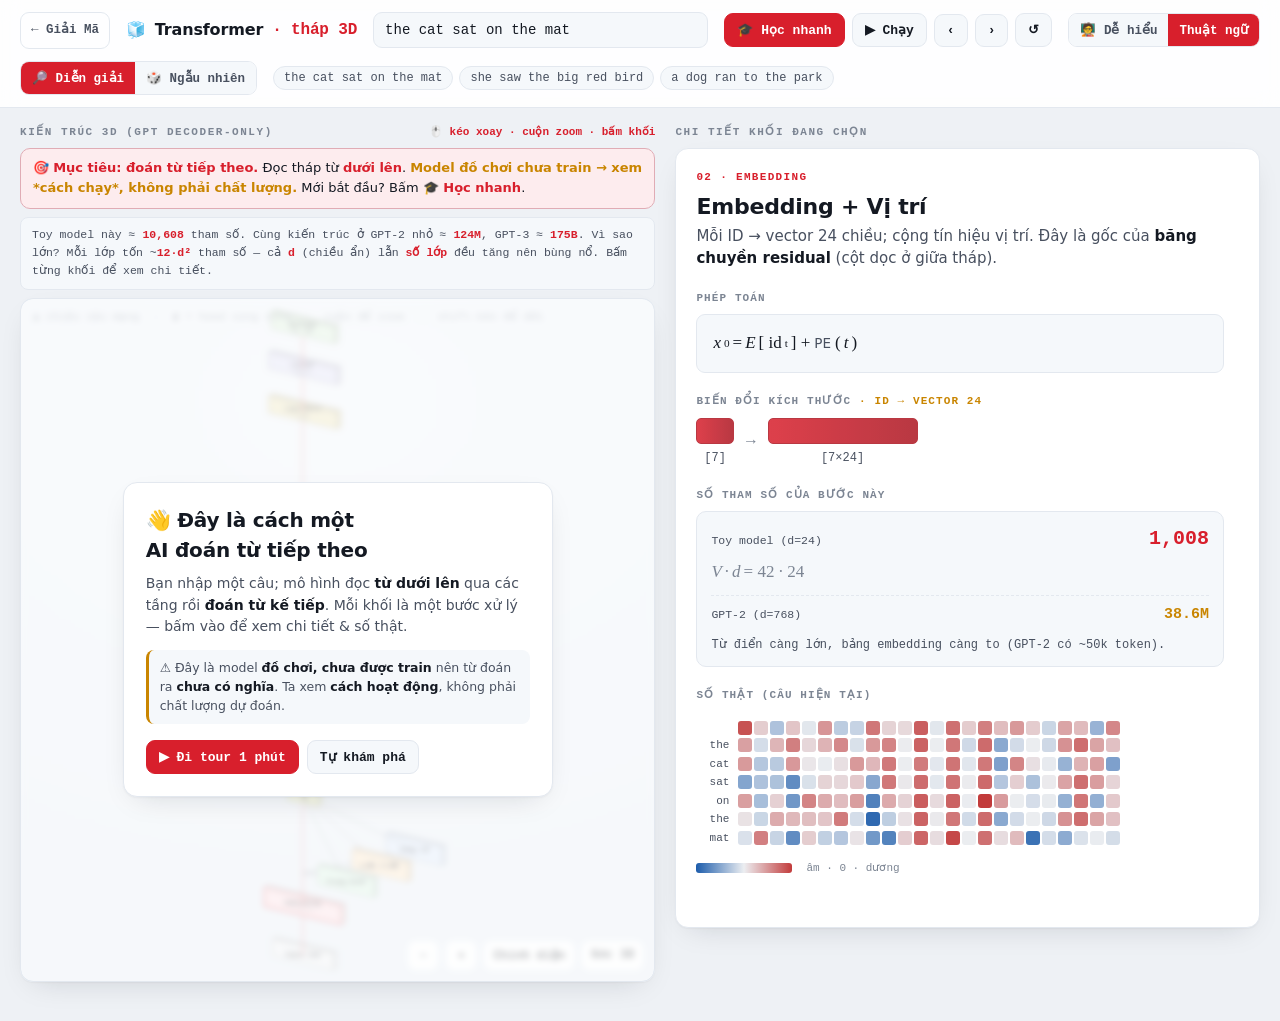
<file: posts/transformer.html>
<!doctype html>
<html lang="vi">
<meta charset="utf-8">
<meta name="viewport" content="width=device-width, initial-scale=1">
<meta name="color-scheme" content="light dark">
<meta name="description" content="Bai viet: Ben trong mot Transformer (GPT decoder-only) - Giai Ma">
<link rel="icon" href="data:image/svg+xml,%3Csvg xmlns='http://www.w3.org/2000/svg' viewBox='0 0 32 32'%3E%3Crect width='32' height='32' rx='8' fill='%23111114'/%3E%3Crect x='8' y='9' width='16' height='4' rx='2' fill='%23ff3b47'/%3E%3Crect x='8' y='15' width='13' height='4' rx='2' fill='%23e8e6ea'/%3E%3Crect x='8' y='21' width='10' height='4' rx='2' fill='%238a8790'/%3E%3C/svg%3E">
<title>Transformer — Tháp 3D (GPT decoder-only)</title>
<style>
  :root{
    color-scheme:light;
    --bg:#eef1f5;--surface:#ffffff;--surface-2:#f5f8fb;
    --ink:#141922;--ink-2:#48505f;--muted:#7c8593;
    --line:#e3e8ef;--accent:#d81f2c;--accent-2:#ad1622;--accent-ink:#fff;--accent-soft:#fdecee;
    --heat-neg:#1c5cab;--heat-mid:#eceef1;--heat-pos:#c23b3b;--seq-lo:#eaf2fd;--seq-hi:#184f95;
    --h0:#2a78d6;--h1:#eb6834;--h2:#1baf7a;--good:#0ca30c;--gold:#c98500;
    --scene-bg1:#eaf0f7;--scene-bg2:#dde6f0;
    --shadow:0 1px 2px rgba(16,22,34,.04),0 10px 30px -14px rgba(16,22,34,.18);
    --radius:13px;--sans:system-ui,-apple-system,"Segoe UI",Roboto,Helvetica,Arial,sans-serif;
    --mono:ui-monospace,"Cascadia Code","JetBrains Mono","SF Mono",Menlo,Consolas,monospace;
  }
  @media (prefers-color-scheme:dark){:root:not([data-theme="light"]){
    color-scheme:dark;--bg:#0b0e13;--surface:#141922;--surface-2:#10151c;
    --ink:#e9edf3;--ink-2:#a6b0be;--muted:#6e7784;--line:#242c37;
    --accent:#ff3b47;--accent-2:#d21f2c;--accent-ink:#ffffff;--accent-soft:#2a1418;
    --heat-neg:#6aa8f0;--heat-mid:#1f2731;--heat-pos:#ec7a7a;--seq-lo:#0f2035;--seq-hi:#7ab0f2;
    --h0:#3987e5;--h1:#e8794a;--h2:#2bc189;--good:#2fce6a;--gold:#e0a53a;
    --scene-bg1:#0f151d;--scene-bg2:#0a0e14;
    --shadow:0 1px 2px rgba(0,0,0,.3),0 12px 34px -16px rgba(0,0,0,.7);
  }}
  :root[data-theme="dark"]{
    color-scheme:dark;--bg:#0b0e13;--surface:#141922;--surface-2:#10151c;
    --ink:#e9edf3;--ink-2:#a6b0be;--muted:#6e7784;--line:#242c37;
    --accent:#ff3b47;--accent-2:#d21f2c;--accent-ink:#ffffff;--accent-soft:#2a1418;
    --heat-neg:#6aa8f0;--heat-mid:#1f2731;--heat-pos:#ec7a7a;--seq-lo:#0f2035;--seq-hi:#7ab0f2;
    --h0:#3987e5;--h1:#e8794a;--h2:#2bc189;--good:#2fce6a;--gold:#e0a53a;
    --scene-bg1:#0f151d;--scene-bg2:#0a0e14;
    --shadow:0 1px 2px rgba(0,0,0,.3),0 12px 34px -16px rgba(0,0,0,.7);
  }
  *{box-sizing:border-box}
  body{margin:0;background:var(--bg);color:var(--ink);font-family:var(--sans);line-height:1.5;-webkit-font-smoothing:antialiased}
  .mono{font-family:var(--mono)}
  button{font-family:var(--mono);cursor:pointer}
  :focus-visible{outline:2px solid var(--accent);outline-offset:2px}
  .topbar{position:sticky;top:0;z-index:20;background:color-mix(in srgb,var(--surface) 90%,transparent);backdrop-filter:blur(10px) saturate(1.4);border-bottom:1px solid var(--line)}
  .topbar-in{max-width:1320px;margin:0 auto;padding:12px 20px;display:flex;flex-wrap:wrap;gap:12px 16px;align-items:center}
  .brand{font-weight:800;letter-spacing:-.01em;font-size:16px;display:flex;align-items:center;gap:9px;white-space:nowrap}
  .homelink{font-family:var(--mono);font-size:12.5px;font-weight:600;color:var(--ink-2);text-decoration:none;border:1px solid var(--line);border-radius:9px;padding:8px 10px;white-space:nowrap}
  .homelink:hover{border-color:var(--accent);color:var(--ink)}
  .brand .b{font-family:var(--mono);color:var(--accent)}
  input[type=text]{font-family:var(--mono);font-size:14px;color:var(--ink);background:var(--surface-2);border:1px solid var(--line);border-radius:9px;padding:9px 11px;min-width:190px;flex:1 1 210px}
  .btn{font-size:13px;font-weight:600;border:1px solid var(--line);background:var(--surface-2);color:var(--ink);border-radius:9px;padding:8px 12px}
  .btn:hover{border-color:var(--accent)}
  .btn.primary{background:var(--accent);color:var(--accent-ink);border-color:var(--accent)}
  .btn.primary:hover{background:var(--accent-2)}
  .seg{display:inline-flex;border:1px solid var(--line);border-radius:9px;overflow:hidden}
  .seg button{border:0;background:var(--surface-2);color:var(--ink-2);padding:8px 11px;font-size:12.5px;font-weight:600}
  .seg button[aria-pressed="true"]{background:var(--accent);color:var(--accent-ink)}
  .ctrls{display:flex;gap:7px;align-items:center}
  .examples{display:flex;flex-wrap:wrap;gap:6px}
  .chip{font-family:var(--mono);font-size:12px;color:var(--ink-2);background:var(--surface-2);border:1px solid var(--line);border-radius:999px;padding:4px 10px}
  .chip:hover{border-color:var(--accent);color:var(--ink)}
  .app{max-width:1320px;margin:0 auto;padding:16px 20px 40px;display:grid;grid-template-columns:minmax(320px,1fr) minmax(330px,0.92fr);gap:20px;align-items:start}
  @media(max-width:920px){.app{grid-template-columns:1fr}}
  .panelabel{font-family:var(--mono);font-size:11px;letter-spacing:.14em;text-transform:uppercase;color:var(--muted);font-weight:600;margin:0 0 8px;display:flex;justify-content:space-between;align-items:center;gap:10px}
  .panelabel .hint{text-transform:none;letter-spacing:0;color:var(--accent);font-weight:600}
  .stage3d{position:sticky;top:78px}
  .scene-wrap{height:min(76vh,780px);border:1px solid var(--line);border-radius:var(--radius);box-shadow:var(--shadow);overflow:hidden;position:relative;background:radial-gradient(120% 80% at 50% 15%,var(--scene-bg1),var(--scene-bg2))}
  #scene{width:100%;height:100%;display:block;touch-action:none;cursor:grab}
  .scene-wrap.grabbing #scene{cursor:grabbing}
  .viewbtns{position:absolute;right:10px;bottom:10px;display:flex;gap:6px}
  .viewbtns .btn{background:color-mix(in srgb,var(--surface) 85%,transparent);backdrop-filter:blur(4px);font-size:12px;padding:6px 9px}
  .axhint{position:absolute;left:12px;top:10px;font-family:var(--mono);font-size:11px;color:var(--muted);pointer-events:none}
  .axhint b{color:var(--ink-2)}
  @media(max-width:920px){.stage3d{position:static}.scene-wrap{height:64vh}}
  .c3t{fill:#1b1e25;font-family:var(--mono);font-weight:700;pointer-events:none}
  .c3s{fill:#41464e;font-family:var(--mono);pointer-events:none}
  .cface{transition:stroke .15s,filter .15s}
  .cface.is-done{stroke:#1a8a4a;stroke-width:1.6}
  .cface.is-sel{stroke:var(--accent);stroke-width:2}
  .cface.is-active{stroke:var(--accent);stroke-width:2.6;filter:drop-shadow(0 0 5px color-mix(in srgb,var(--accent) 75%,transparent))}
  .link3{stroke:var(--ink);stroke-width:1.5;fill:none;opacity:.42}
  .link3.done{stroke:#1a8a4a;opacity:.68}
  .link3.act{stroke:var(--accent);opacity:1;stroke-width:2.4}
  .spine3{stroke:var(--accent);stroke-width:4.5;fill:none;opacity:.28;stroke-linecap:round}
  .spine3.done{opacity:.55}
  .spine3.act{opacity:.95;stroke-width:5.5}
  .fc{transition:opacity .3s}
  .f-dim{opacity:.09}
  text.c3t.f-dim,text.c3s.f-dim{opacity:.1}
  .l-dim{opacity:.05}
  .scene-wrap.spot{background:radial-gradient(120% 80% at 50% 12%,#0c1220,#05070b)}
  .scene-wrap.spot .axhint{color:#8792a3}
  .lbl3{fill:var(--ink-2);font-family:var(--mono);font-weight:800;pointer-events:none}
  .detail{background:var(--surface);border:1px solid var(--line);border-radius:var(--radius);box-shadow:var(--shadow);padding:20px;min-height:420px}
  @media(min-width:921px){
    .rightcol{position:sticky;top:78px;height:calc(100vh - 96px);display:flex;flex-direction:column;min-height:0}
    .rightcol>.detail{flex:1 1 auto;overflow-y:auto;min-height:0;scrollbar-gutter:stable}
  }
  .d-stage{font-family:var(--mono);font-size:11px;letter-spacing:.12em;text-transform:uppercase;color:var(--accent);font-weight:700}
  .d-title{font-size:22px;font-weight:800;letter-spacing:-.01em;margin:4px 0 2px}
  .d-crumb{font-family:var(--mono);font-size:11.5px;color:var(--muted);margin-bottom:12px}
  .d-mean{font-size:15px;color:var(--ink-2);max-width:60ch}.d-mean b{color:var(--ink)}
  .d-sec{font-family:var(--mono);font-size:11px;letter-spacing:.1em;text-transform:uppercase;color:var(--muted);font-weight:600;margin:20px 0 8px}
  .eq{color:var(--ink);background:var(--surface-2);border:1px solid var(--line);border-radius:9px;padding:14px 16px;overflow-x:auto}
  .eq b{color:var(--accent)}.eq .cm{color:var(--muted);font-family:var(--mono);font-size:12px}
  .eq .mono{font-family:var(--mono);font-size:13px}
  .math{font-family:"Cambria Math",Cambria,Georgia,"Times New Roman",serif;font-size:17px;display:inline-flex;align-items:center;flex-wrap:wrap;gap:1px 3px;line-height:1.7}
  .math .mi{font-style:italic}
  .math .mop{font-style:normal;font-family:var(--sans);font-size:13.5px;color:var(--ink-2);padding:0 1px}
  .math sub{font-size:.66em}.math sup{font-size:.66em}
  .math .mparen{font-size:1.7em;font-weight:300;color:var(--muted)}
  .mfrac{display:inline-flex;flex-direction:column;text-align:center;vertical-align:middle;margin:0 3px}
  .mfrac .num{border-bottom:1.4px solid currentColor;padding:0 6px 1px}
  .mfrac .den{padding:1px 6px 0}
  .msqrt{display:inline-flex;align-items:flex-start}
  .msqrt::before{content:"√";font-size:1.02em;line-height:1;margin-right:-1px}
  .msqrt .rad{border-top:1.4px solid currentColor;padding:1px 3px 0}
  .paramtotal{font-family:var(--mono);font-size:11.5px;color:var(--ink-2);background:var(--surface-2);border:1px solid var(--line);border-radius:8px;padding:8px 11px;margin-bottom:8px;line-height:1.6}
  .paramtotal b{color:var(--accent)}
  .pcard{background:var(--surface-2);border:1px solid var(--line);border-radius:10px;padding:12px 14px;font-family:var(--mono)}
  .prow{display:flex;justify-content:space-between;align-items:baseline;gap:12px}
  .prow .pk{font-size:11.5px;color:var(--ink-2)}
  .prow .pv{font-size:20px;font-weight:800;color:var(--accent);font-variant-numeric:tabular-nums}
  .prow.gpt{margin-top:8px;padding-top:8px;border-top:1px dashed var(--line)}
  .prow.gpt .pv{font-size:15px;color:var(--gold)}
  .pform{font-size:12.5px;color:var(--muted);margin:4px 0 0}
  .pnote{font-size:12px;color:var(--ink-2);margin-top:9px;line-height:1.5}.pnote b{color:var(--ink)}
  .shapeviz{display:flex;align-items:center;gap:12px;flex-wrap:wrap;font-family:var(--mono);font-size:12px}
  .dimbox{display:flex;flex-direction:column;align-items:center;gap:5px}
  .dimbar{height:26px;border-radius:5px;background:linear-gradient(90deg,var(--accent),var(--accent-2));opacity:.85;border:1px solid var(--accent-2)}
  .dimbox .dl{color:var(--ink-2)}.shapeviz .arw{color:var(--muted);font-size:16px}.chgtag{font-family:var(--mono);font-size:11px;color:var(--gold);font-weight:700}
  .heatscroll{overflow-x:auto;padding-bottom:4px;margin-top:4px}
  .heat{display:inline-flex;flex-direction:column;gap:2px}
  .hrow{display:flex;gap:2px;align-items:center}
  .rlab{font-family:var(--mono);font-size:11px;color:var(--ink-2);text-align:right;padding-right:7px;min-width:40px;flex:0 0 auto}
  .colhead{display:flex;gap:2px;margin-bottom:2px}.clab{font-family:var(--mono);font-size:10px;color:var(--muted);text-align:center}
  .cell{display:inline-flex;align-items:center;justify-content:center;border-radius:3px;font-family:var(--mono);flex:0 0 auto}
  .cell.masked{background:repeating-linear-gradient(45deg,var(--line),var(--line) 3px,transparent 3px,transparent 6px);border:1px solid var(--line)}
  .legend{display:flex;gap:14px;flex-wrap:wrap;align-items:center;margin-top:10px;font-family:var(--mono);font-size:11px;color:var(--muted)}
  .legend .bar{height:10px;width:96px;border-radius:3px}
  .divbar{background:linear-gradient(90deg,var(--heat-neg),var(--heat-mid),var(--heat-pos))}
  .seqbar{background:linear-gradient(90deg,var(--seq-lo),var(--seq-hi))}
  .tabs{display:flex;gap:6px;flex-wrap:wrap;margin-bottom:8px}
  .tab{font-family:var(--mono);font-size:12px;font-weight:600;border:1px solid var(--line);background:var(--surface-2);color:var(--ink-2);border-radius:8px;padding:5px 11px}
  .tab[aria-selected="true"]{color:#fff}
  .toktoks{display:flex;flex-wrap:wrap;gap:7px}
  .toktok{display:flex;flex-direction:column;align-items:center;gap:2px;font-family:var(--mono);background:var(--surface-2);border:1px solid var(--line);border-radius:8px;padding:7px 11px}
  .toktok .w{font-size:14px;font-weight:600}.toktok .id{font-size:10.5px;color:var(--muted)}.toktok.bos{border-style:dashed}
  .probs{display:flex;flex-direction:column;gap:4px}
  .pbar{display:grid;grid-template-columns:74px 1fr 48px;gap:9px;align-items:center}
  .pbar .tok{font-family:var(--mono);font-size:12.5px;text-align:right}
  .pbar .track{background:var(--surface-2);border-radius:5px;height:15px;overflow:hidden}
  .pbar .fill{height:100%;background:var(--accent);border-radius:5px;min-width:2px;transition:width .35s}
  .pbar.top .tok{color:var(--accent);font-weight:700}.pbar.top .fill{background:var(--accent-2)}
  .pbar .pct{font-family:var(--mono);font-size:11.5px;color:var(--ink-2);text-align:right;font-variant-numeric:tabular-nums}
  .sliders{display:flex;flex-wrap:wrap;gap:12px 18px;margin:6px 0 12px}
  .slider{display:flex;flex-direction:column;gap:2px;min-width:120px;flex:1 1 120px}
  .slider .top{display:flex;justify-content:space-between;font-family:var(--mono);font-size:11.5px}.slider .top .v{color:var(--accent);font-weight:700}
  input[type=range]{accent-color:var(--accent);width:100%}
  .pred{display:flex;align-items:center;gap:11px;flex-wrap:wrap;margin-top:12px;padding:12px 14px;background:var(--surface-2);border:1px solid var(--line);border-radius:10px}
  .pred .big{font-family:var(--mono);font-size:20px;font-weight:700;color:var(--accent)}
  .kv{display:flex;flex-wrap:wrap;gap:7px}
  .kvtok{font-family:var(--mono);font-size:12px;padding:7px 10px;border-radius:8px;border:1px solid var(--line);display:flex;flex-direction:column;gap:2px;align-items:center}
  .kvtok .b{font-size:9px;letter-spacing:.05em;text-transform:uppercase}
  .kvtok.cached{background:var(--surface-2);color:var(--ink-2)}.kvtok.cached .b{color:var(--good)}
  .kvtok.fresh{background:var(--accent-soft);border-color:var(--accent)}.kvtok.fresh .b{color:var(--accent)}
  #tip{position:fixed;z-index:100;pointer-events:none;opacity:0;transition:opacity .1s;background:var(--ink);color:var(--surface);font-family:var(--mono);font-size:12px;padding:6px 9px;border-radius:7px;box-shadow:var(--shadow);white-space:nowrap}
  #tip .v{font-weight:700}
  :root[data-theme="dark"] #tip,:root:not([data-theme="light"]) #tip{color:#0b0e13}
  .purpose{background:var(--accent-soft);border:1px solid color-mix(in srgb,var(--accent) 30%,var(--line));border-radius:10px;padding:9px 12px;margin-bottom:8px;font-size:13px;color:var(--ink);line-height:1.55}
  .purpose b{color:var(--accent)}.purpose .warn{color:var(--gold);font-weight:600}
  .introveil{position:absolute;inset:0;z-index:8;display:flex;align-items:center;justify-content:center;padding:18px;background:color-mix(in srgb,var(--surface) 72%,transparent);backdrop-filter:blur(3px)}
  .introveil.hidden{display:none}
  .introcard{max-width:430px;background:var(--surface);border:1px solid var(--line);border-radius:14px;box-shadow:var(--shadow);padding:22px}
  .introcard h3{margin:0 0 8px;font-size:20px;letter-spacing:-.01em;text-wrap:balance}
  .introcard p{margin:0 0 10px;font-size:14px;color:var(--ink-2);line-height:1.55}.introcard p b{color:var(--ink)}
  .introcard .warn{font-size:12.5px;color:var(--ink-2);background:var(--surface-2);border-left:3px solid var(--gold);border-radius:8px;padding:9px 11px;margin:12px 0 16px}
  .introcard .warn b{color:var(--ink)}
  .introcard .row{display:flex;gap:8px;flex-wrap:wrap}
  .tourcard{position:absolute;left:12px;right:12px;bottom:12px;z-index:9;background:var(--surface);border:1px solid var(--accent);border-radius:12px;box-shadow:var(--shadow);padding:13px 15px;display:none}
  .tourcard.on{display:block}
  .tourcard .ti{font-family:var(--mono);font-size:10.5px;letter-spacing:.1em;text-transform:uppercase;color:var(--accent);font-weight:700}
  .tourcard h4{margin:3px 0 0;font-size:15.5px}
  .tourcard p{margin:5px 0 0;font-size:13.5px;color:var(--ink-2);line-height:1.5}
  .tourcard .tc{display:flex;justify-content:space-between;align-items:center;margin-top:11px;gap:10px;flex-wrap:wrap}
  .tourcard .dots{display:flex;gap:4px;flex-wrap:wrap}
  .tourcard .d{width:6px;height:6px;border-radius:50%;background:var(--line)}.tourcard .d.on{background:var(--accent)}
  .arcwrap{border:1px solid var(--line);border-radius:9px;background:var(--surface-2);padding:6px 8px;margin-top:4px}
  .arcsvg{width:100%;height:auto;display:block;font-family:var(--mono)}
  .arctok{font-size:12px}.archint{font-size:9.5px;fill:var(--muted)}
  @media (prefers-reduced-motion:reduce){*{transition:none!important;animation:none!important}}
</style>

<div class="topbar"><div class="topbar-in">
  <a class="homelink" href="../index.html" title="Về trang chủ Giải Mã">← Giải Mã</a>
  <div class="brand">🧊 <span>Transformer</span> <span class="b">· tháp 3D</span></div>
  <input id="input" type="text" value="the cat sat on the mat" autocomplete="off" spellcheck="false">
  <div class="ctrls">
    <button class="btn primary" id="tourbtn" title="Hướng dẫn cho người mới">🎓 Học nhanh</button>
    <button class="btn" id="run">▶ Chạy</button>
    <button class="btn" id="prev" title="Bước trước">‹</button>
    <button class="btn" id="next" title="Bước sau">›</button>
    <button class="btn" id="reset" title="Về đầu">↺</button>
  </div>
  <div class="seg" id="simpleseg" title="Nhãn dễ hiểu hay thuật ngữ">
    <button data-s="1" aria-pressed="false">🧑‍🏫 Dễ hiểu</button>
    <button data-s="0" aria-pressed="true">Thuật ngữ</button>
  </div>
  <div class="seg" id="modeseg" title="Chế độ trọng số">
    <button data-m="interp" aria-pressed="true">🔎 Diễn giải</button>
    <button data-m="random" aria-pressed="false">🎲 Ngẫu nhiên</button>
  </div>
  <div class="examples" id="examples"></div>
</div></div>

<div class="app">
  <div class="stage3d">
    <p class="panelabel"><span>Kiến trúc 3D (GPT decoder-only)</span><span class="hint">🖱️ kéo xoay · cuộn zoom · bấm khối</span></p>
    <div class="purpose" id="purpose"></div>
    <div class="paramtotal" id="ptotal"></div>
    <div class="scene-wrap" id="sceneWrap">
      <div id="scene"></div>
      <div class="axhint">▲ chiều sâu mạng &nbsp;·&nbsp; <b>z</b> = head song song &nbsp;·&nbsp; cuộn để zoom &nbsp;·&nbsp; shift-kéo để dời</div>
      <div class="viewbtns">
        <button class="btn" id="zout" title="Thu nhỏ">－</button>
        <button class="btn" id="zin" title="Phóng to">＋</button>
        <button class="btn" id="vFront">Chính diện</button>
        <button class="btn" id="vIso">Góc 3D</button>
      </div>
      <div class="tourcard" id="tourcard"><span class="ti" id="tstep"></span><h4 id="ttitle"></h4><p id="ttext"></p>
        <div class="tc"><div class="dots" id="tdots"></div><div class="ctrls"><button class="btn" id="tprev">‹ Trước</button><button class="btn primary" id="tnext">Tiếp ›</button><button class="btn" id="texit">Thoát</button></div></div></div>
      <div class="introveil" id="introveil"><div class="introcard">
        <h3>👋 Đây là cách một AI đoán từ tiếp theo</h3>
        <p>Bạn nhập một câu; mô hình đọc <b>từ dưới lên</b> qua các tầng rồi <b>đoán từ kế tiếp</b>. Mỗi khối là một bước xử lý — bấm vào để xem chi tiết &amp; số thật.</p>
        <div class="warn">⚠️ Đây là model <b>đồ chơi, chưa được train</b> nên từ đoán ra <b>chưa có nghĩa</b>. Ta xem <b>cách hoạt động</b>, không phải chất lượng dự đoán.</div>
        <div class="row"><button class="btn primary" id="introTour">▶ Đi tour 1 phút</button><button class="btn" id="introSkip">Tự khám phá</button></div>
      </div></div>
    </div>
  </div>
  <div class="rightcol">
    <p class="panelabel"><span>Chi tiết khối đang chọn</span></p>
    <div class="detail" id="detail"></div>
  </div>
</div>
<div id="tip"><span id="tip-t"></span> <span class="v" id="tip-v"></span></div>

<script>
/* ================= CORE (pre-norm, decoder-only — modern GPT) ================= */
const CFG={C:24,H:3,dh:8,L:2,F:48,eps:1e-5};
const VOCAB=["<bos>","<unk>","the","a","cat","dog","bird","fish","sat","ran","flew","swam","slept","ate","on","in","over","under","to","from","mat","tree","roof","lake","she","he","it","they","big","small","red","blue","fast","slow","and","then","quickly","slowly","saw","likes","near","park"];
const V=VOCAB.length,STOI=Object.fromEntries(VOCAB.map((w,i)=>[w,i]));
const HEAD_ROLES=["Cùng từ","Từ liền trước","Trung bình"],HEAD_SHORT=["Cùng từ","Liền trước","Trung bình"];
function mulberry32(a){return function(){a|=0;a=(a+0x6D2B79F5)|0;let t=Math.imul(a^(a>>>15),1|a);t=(t+Math.imul(t^(t>>>7),61|t))^t;return((t^(t>>>14))>>>0)/4294967296;};}
function randn(r){let u=0,v=0;while(u===0)u=r();while(v===0)v=r();return Math.sqrt(-2*Math.log(u))*Math.cos(2*Math.PI*v);}
const zeros=(m,n)=>Array.from({length:m},()=>new Array(n).fill(0));
function randMat(m,n,s,r){const o=zeros(m,n);for(let i=0;i<m;i++)for(let j=0;j<n;j++)o[i][j]=randn(r)*s;return o;}
function matmul(A,B){const m=A.length,k=A[0].length,n=B[0].length,o=zeros(m,n);for(let i=0;i<m;i++)for(let p=0;p<k;p++){const a=A[i][p];if(a===0)continue;const Bp=B[p];for(let j=0;j<n;j++)o[i][j]+=a*Bp[j];}return o;}
const dot=(a,b)=>{let s=0;for(let i=0;i<a.length;i++)s+=a[i]*b[i];return s;};
function layernorm(row,g,b){const n=row.length;let m=0;for(const x of row)m+=x;m/=n;let v=0;for(const x of row)v+=(x-m)*(x-m);v/=n;const inv=1/Math.sqrt(v+CFG.eps);return row.map((x,i)=>(x-m)*inv*g[i]+b[i]);}
function softmax(row){let mx=-Infinity;for(const x of row)if(x>mx)mx=x;const ex=row.map(x=>x===-Infinity?0:Math.exp(x-mx));let s=0;for(const e of ex)s+=e;return ex.map(e=>e/s);}
function gelu(x){return 0.5*x*(1+Math.tanh(0.7978845608*(x+0.044715*x*x*x)));}
function posEnc(t){const o=new Array(CFG.C);for(let i=0;i<CFG.C;i++){const k=Math.floor(i/2),d=Math.pow(10000,(2*k)/CFG.C);o[i]=(i%2===0)?Math.sin(t/d):Math.cos(t/d);}return o;}
function buildWeights(seed){const r=mulberry32(seed);const W={E:randMat(V,CFG.C,0.35,r),layers:[]};const s=1/Math.sqrt(CFG.C),sf=1/Math.sqrt(CFG.F);for(let l=0;l<CFG.L;l++)W.layers.push({g1:new Array(CFG.C).fill(1),b1:new Array(CFG.C).fill(0),g2:new Array(CFG.C).fill(1),b2:new Array(CFG.C).fill(0),Wq:randMat(CFG.C,CFG.C,s,r),Wk:randMat(CFG.C,CFG.C,s,r),Wv:randMat(CFG.C,CFG.C,s,r),Wo:randMat(CFG.C,CFG.C,s,r),W1:randMat(CFG.C,CFG.F,s,r),b1f:new Array(CFG.F).fill(0),W2:randMat(CFG.F,CFG.C,sf,r),b2f:new Array(CFG.C).fill(0)});W.gf=new Array(CFG.C).fill(1);W.bf=new Array(CFG.C).fill(0);return W;}
const W_ROT=0.7,CLK_AMP=1.35,POS_STRONG=1.15,FAINT=0.34,TOK_NORM=2.3,TOK_TEXTURE=0.16;
const isTokDim=i=>(i<8||i>=16),isPosDim=i=>(i>=8&&i<16);
function posEncInterp(t){const o=new Array(CFG.C).fill(0);for(let i=0;i<CFG.C;i++){const k=Math.floor(i/2),d=Math.pow(10000,(2*k)/CFG.C);const base=(i%2===0)?Math.sin(t/d):Math.cos(t/d);o[i]=base*(isPosDim(i)?POS_STRONG:FAINT);}o[8]=CLK_AMP*Math.cos(W_ROT*t);o[9]=CLK_AMP*Math.sin(W_ROT*t);return o;}
function designedQK(){const Wq=zeros(CFG.C,CFG.C),Wk=zeros(CFG.C,CFG.C);for(let c=0;c<8;c++){Wq[c][c]=1;Wk[c][c]=1;}const cw=Math.cos(W_ROT),sw=Math.sin(W_ROT);Wq[8][8]=cw;Wq[9][8]=sw;Wq[8][9]=-sw;Wq[9][9]=cw;Wk[8][8]=1;Wk[9][9]=1;return{Wq,Wk};}
function buildWeightsInterp(seed){const r=mulberry32(seed);const W={E:zeros(V,CFG.C),layers:[],interp:true};for(let t=0;t<V;t++){const raw=new Array(CFG.C);let n=0;for(let i=0;i<CFG.C;i++){raw[i]=randn(r);if(isTokDim(i))n+=raw[i]*raw[i];}n=Math.sqrt(n)||1;for(let i=0;i<CFG.C;i++)W.E[t][i]=isTokDim(i)?raw[i]*TOK_NORM/n:raw[i]*TOK_TEXTURE;}const eye=val=>{const m=zeros(CFG.C,CFG.C);for(let i=0;i<CFG.C;i++)m[i][i]=val;return m;};for(let l=0;l<CFG.L;l++){const{Wq,Wk}=designedQK();W.layers.push({g1:new Array(CFG.C).fill(1),b1:new Array(CFG.C).fill(0),g2:new Array(CFG.C).fill(1),b2:new Array(CFG.C).fill(0),Wq,Wk,Wv:eye(1),Wo:eye(0.6),W1:randMat(CFG.C,CFG.F,0.08,r),b1f:new Array(CFG.F).fill(0),W2:randMat(CFG.F,CFG.C,0.08,r),b2f:new Array(CFG.C).fill(0)});}W.gf=new Array(CFG.C).fill(1);W.bf=new Array(CFG.C).fill(0);return W;}
function tokenize(text,maxLen=9){const ws=text.toLowerCase().trim().split(/\s+/).filter(Boolean);const ids=[STOI["<bos>"]];for(const w of ws){if(ids.length>=maxLen)break;ids.push(w in STOI?STOI[w]:STOI["<unk>"]);}return ids;}
const slc=(M,o,w)=>M.map(r=>r.slice(o,o+w));
function forward(ids,W){const posFn=W.interp?posEncInterp:posEnc;const T=ids.length;const emb=ids.map(id=>W.E[id].slice());const pos=ids.map((_,t)=>posFn(t));
  let h=emb.map((e,t)=>e.map((x,i)=>x+pos[t][i]));const rec={T,ids,emb,pos,hIn:h.map(r=>r.slice()),layers:[]};
  for(let l=0;l<CFG.L;l++){const Lw=W.layers[l];const ln1=h.map(r=>layernorm(r,Lw.g1,Lw.b1));const Qf=matmul(ln1,Lw.Wq),Kf=matmul(ln1,Lw.Wk),Vf=matmul(ln1,Lw.Wv);const heads=[];const concat=zeros(T,CFG.C);
    for(let hd=0;hd<CFG.H;hd++){const off=hd*CFG.dh;const Q=slc(Qf,off,CFG.dh),K=slc(Kf,off,CFG.dh),Vh=slc(Vf,off,CFG.dh);const scores=zeros(T,T);
      for(let i=0;i<T;i++)for(let j=0;j<T;j++)scores[i][j]=j>i?-Infinity:dot(Q[i],K[j])/Math.sqrt(CFG.dh);
      const A=scores.map(r=>softmax(r));const O=zeros(T,CFG.dh);
      for(let i=0;i<T;i++)for(let j=0;j<=i;j++)for(let d=0;d<CFG.dh;d++)O[i][d]+=A[i][j]*Vh[j][d];
      for(let i=0;i<T;i++)for(let d=0;d<CFG.dh;d++)concat[i][off+d]=O[i][d];heads.push({Q,K,V:Vh,scores,A,O});}
    const attnOut=matmul(concat,Lw.Wo);const hMid=h.map((r,t)=>r.map((x,i)=>x+attnOut[t][i]));const ln2=hMid.map(r=>layernorm(r,Lw.g2,Lw.b2));
    const pre=matmul(ln2,Lw.W1).map(r=>r.map((x,i)=>x+Lw.b1f[i]));const act=pre.map(r=>r.map(gelu));const mlpOut=matmul(act,Lw.W2).map(r=>r.map((x,i)=>x+Lw.b2f[i]));const hOut=hMid.map((r,t)=>r.map((x,i)=>x+mlpOut[t][i]));
    rec.layers.push({ln1,heads,attnOut,hMid,ln2,act,mlpOut,hOut});h=hOut;}
  const hf=h.map(r=>layernorm(r,W.gf,W.bf));rec.hf=hf;rec.logits=hf.map(r=>W.E.map(ev=>dot(r,ev)));return rec;}
function sampleDist(row,temp,topk,topp){const t=Math.max(temp,1e-3);const probs=softmax(row.map(x=>x/t));const idx=probs.map((p,i)=>[p,i]).sort((a,b)=>b[0]-a[0]);let keep=new Set();if(topk>0&&topk<V)idx.slice(0,topk).forEach(([,i])=>keep.add(i));else idx.forEach(([,i])=>keep.add(i));if(topp<1){let cum=0;const kp=new Set();for(const[p,i]of idx){if(!keep.has(i))continue;kp.add(i);cum+=p;if(cum>=topp)break;}keep=kp;}let m=probs.map((p,i)=>keep.has(i)?p:0);const s=m.reduce((a,b)=>a+b,0)||1;m=m.map(p=>p/s);return{full:probs,masked:m,order:idx.map(([,i])=>i)};}

/* ================= HEATMAP + tip ================= */
const $=id=>document.getElementById(id);
function css(v){return getComputedStyle(document.documentElement).getPropertyValue(v).trim();}
function hex2rgb(h){h=h.replace('#','');if(h.length===3)h=h.split('').map(c=>c+c).join('');return[parseInt(h.slice(0,2),16),parseInt(h.slice(2,4),16),parseInt(h.slice(4,6),16)];}
function lerp(a,b,t){return[a[0]+(b[0]-a[0])*t,a[1]+(b[1]-a[1])*t,a[2]+(b[2]-a[2])*t];}
const rgb=c=>`rgb(${c[0]|0},${c[1]|0},${c[2]|0})`;
let PAL={};function refreshPal(){PAL={neg:hex2rgb(css('--heat-neg')),mid:hex2rgb(css('--heat-mid')),pos:hex2rgb(css('--heat-pos')),slo:hex2rgb(css('--seq-lo')),shi:hex2rgb(css('--seq-hi'))};}
function colDiv(x,s){const t=Math.max(-1,Math.min(1,x/(s||1)));return t<0?rgb(lerp(PAL.mid,PAL.neg,-t)):rgb(lerp(PAL.mid,PAL.pos,t));}
function colSeq(x,s){const t=Math.max(0,Math.min(1,x/(s||1)));return rgb(lerp(PAL.slo,PAL.shi,t));}
function txtOn(c){return(0.299*c[0]+0.587*c[1]+0.722*c[2])>150?'#111':'#fff';}
const fmt=x=>Math.abs(x)>=100?x.toFixed(0):Math.abs(x)>=10?x.toFixed(1):x.toFixed(2);
function maxabs(M){let m=1e-9;for(const r of M)for(const x of r)if(x!==-Infinity&&Math.abs(x)>m)m=Math.abs(x);return m;}
function maxpos(M){let m=1e-9;for(const r of M)for(const x of r)if(x!==-Infinity&&x>m)m=x;return m;}
function heatHTML(M,o={}){o=Object.assign({diverging:true,cell:14,text:false,rowLabels:null,colLabels:null,scale:null},o);refreshPal();const scale=o.scale!=null?o.scale:(o.diverging?maxabs(M):maxpos(M));const cs=o.cell,fs=Math.max(9,Math.min(12,cs*0.5));let html='';
  if(o.colLabels){html+='<div class="colhead">'+(o.rowLabels?'<span class="rlab"></span>':'');for(const c of o.colLabels)html+=`<span class="clab" style="width:${cs}px">${c}</span>`;html+='</div>';}
  html+='<div class="heat">';
  for(let i=0;i<M.length;i++){html+='<div class="hrow">';if(o.rowLabels)html+=`<span class="rlab">${o.rowLabels[i]}</span>`;
    for(let j=0;j<M[i].length;j++){const val=M[i][j];const rl=o.rowLabels?o.rowLabels[i]:i,cl=o.colLabels?o.colLabels[j]:j;
      if(val===-Infinity){html+=`<span class="cell masked" style="width:${cs}px;height:${cs}px" data-v="ẩn (−∞)" data-rl="${rl}" data-cl="${cl}"></span>`;continue;}
      const c=o.diverging?colDiv(val,scale):colSeq(val,scale);const rc=c.match(/\d+/g).map(Number);
      const st=o.text?`width:${cs}px;height:${cs}px;background:${c};font-size:${fs}px;color:${txtOn(rc)}`:`width:${cs}px;height:${cs}px;background:${c}`;
      html+=`<span class="cell" style="${st}" data-v="${fmt(val)}" data-rl="${rl}" data-cl="${cl}">${o.text?fmt(val):''}</span>`;}
    html+='</div>';}
  return html+'</div>';}
const tip=$('tip');
document.addEventListener('mousemove',e=>{const c=e.target.closest&&e.target.closest('.cell');if(!c){tip.style.opacity=0;return;}
  $('tip-t').textContent=`[${c.dataset.rl}, ${c.dataset.cl}]`;$('tip-v').textContent=c.dataset.v;tip.style.opacity=1;
  let x=e.clientX+12,y=e.clientY-34;if(x+150>innerWidth)x=e.clientX-160;tip.style.left=x+'px';tip.style.top=y+'px';},{passive:true});

/* ================= STATE ================= */
const FLOW=['token','embed','b0-attn','b0-add1','b0-mlp','b0-add2','b1-attn','b1-add1','b1-mlp','b1-add2','lnf','logits','sample'];
let mode='interp',seed=7,W=buildWeightsInterp(seed),rec=null,curHead=0,selId='embed',runIdx=-1,timer=null;
const tok=()=>rec.ids.map(id=>VOCAB[id]);
const HROLE=['--h0','--h1','--h2'];
const esc=s=>String(s).replace(/[&<>]/g,c=>({'&':'&amp;','<':'&lt;','>':'&gt;'}[c]));
const truncate=(s,n)=>s.length>n?s.slice(0,n-1)+'…':s;

/* ================= 3D SCENE ================= */
let yaw=-0.62,pitch=0.34,zoom=1,panX=0,panY=0,lastVB=null,vbBase=null,spotlight=false,simple=false,tourStep=-1,poseAnim=null;
const stepOf=id=>FLOW.indexOf(id);
function shade(hex,f){const c=hex2rgb(hex);return`rgb(${Math.round(c[0]*(1-f))},${Math.round(c[1]*(1-f))},${Math.round(c[2]*(1-f))})`;}
const FILL={io:'#e7ebef',embed:'#f7d1d7',add:'#e9edb0',mlp:'#bfe1f0',norm:'#e5dba6',linear:'#d2d3f0',softmax:'#cfe9cf',h0:'#cfe0f7',h1:'#f8dcb4',h2:'#cdeeda'};
let SCENE={cards:[],links:[],labels:[]};
function build3D(){const cards=[],links=[],labels=[];const xO=158,zH=98;const interp=!!W.interp;
  const card=(id,x,y,z,w,h,type,title,sub)=>cards.push({id,x,y,z,w,h,type,title,sub});
  card('token',0,0,0,124,30,'io',simple?'Cắt thành từ':'Token hoá',simple?'token hoá':'');
  card('embed',0,86,0,158,34,'embed',simple?'Từ → số':'Embedding',simple?'embedding':'+ vị trí');
  const geo={};
  [0,1].forEach(b=>{const base=190+b*350;const attnY=base,add1Y=base+92,mlpY=base+176,add2Y=base+258;
    geo[b]={attnY,add1Y,mlpY,add2Y};
    for(let hh=0;hh<3;hh++)card(`b${b}-attn`,xO,attnY,(hh-1)*zH,114,34,'h'+hh,interp?HEAD_SHORT[hh]:('Head '+(hh+1)),simple?'chú ý':'');
    card(`b${b}-add1`,0,add1Y,0,60,28,'add','＋','');
    card(`b${b}-mlp`,xO,mlpY,0,130,34,'mlp',simple?'Suy nghĩ thêm':'MLP',simple?'MLP':'FFN');
    card(`b${b}-add2`,0,add2Y,0,60,28,'add','＋','');
    labels.push({x:-150,y:(attnY+add2Y)/2,z:0,text:'Block '+(b+1)});
  });
  const lnfY=190+2*350+70,logY=lnfY+78,smY=logY+72;
  card('lnf',0,lnfY,0,140,30,'norm',simple?'Cân chỉnh':'LayerNorm',simple?'LayerNorm':'cuối');
  card('logits',0,logY,0,140,30,'linear',simple?'Chấm điểm từ':'Linear',simple?'Linear':'logits');
  card('sample',0,smY,0,130,30,'softmax',simple?'Chọn từ':'Softmax',simple?'Softmax':'xác suất');
  // spine (residual highway) segments between consecutive spine anchors
  const spineY=[0,86,geo[0].add1Y,geo[0].add2Y,geo[1].add1Y,geo[1].add2Y,lnfY,logY,smY];
  const spineStep=['embed','embed','b0-add1','b0-add2','b1-add1','b1-add2','lnf','logits','sample'];
  for(let i=0;i<spineY.length-1;i++)links.push({a:[0,spineY[i],0],b:[0,spineY[i+1],0],step:stepOf(spineStep[i+1]||'sample'),spine:true});
  // per-block branches (parallel heads) + mlp detour
  [0,1].forEach(b=>{const g=geo[b];const tapY=g.attnY-46;
    for(let hh=0;hh<3;hh++){const z=(hh-1)*zH;
      links.push({a:[0,tapY,0],b:[xO,g.attnY,z],step:stepOf(`b${b}-attn`)});
      links.push({a:[xO,g.attnY,z],b:[0,g.add1Y,0],step:stepOf(`b${b}-add1`)});}
    links.push({a:[0,g.add1Y,0],b:[xO,g.mlpY,0],step:stepOf(`b${b}-mlp`)});
    links.push({a:[xO,g.mlpY,0],b:[0,g.add2Y,0],step:stepOf(`b${b}-add2`)});});
  SCENE={cards,links,labels};
}
let BB;
function proj(p){const cy=Math.cos(yaw),sy=Math.sin(yaw),cp=Math.cos(pitch),sp=Math.sin(pitch);
  const x1=p[0]*cy+p[2]*sy,z1=-p[0]*sy+p[2]*cy,y2=p[1]*cp-z1*sp,z2=p[1]*sp+z1*cp;
  const x=x1,y=-y2;if(BB){if(x<BB.mnx)BB.mnx=x;if(x>BB.mxx)BB.mxx=x;if(y<BB.mny)BB.mny=y;if(y>BB.mxy)BB.mxy=y;}return{x,y,d:z2};}
const avg=a=>a.reduce((s,v)=>s+v,0)/a.length;
function boxPrims(cd){const{x,y,z,w,h}=cd,thk=12;
  const fc=[[x-w/2,y-h/2,z],[x+w/2,y-h/2,z],[x+w/2,y+h/2,z],[x-w/2,y+h/2,z]];
  const bc=fc.map(c=>[c[0],c[1],c[2]-thk]);
  const P=fc.map(proj),Q=bc.map(proj);
  const base=FILL[cd.type]||'#dfe4ea',brd=shade(base,0.42);
  const faces=[
    {p:[Q[0],Q[1],Q[2],Q[3]],f:shade(base,0.3)},
    {p:[P[1],P[2],Q[2],Q[1]],f:shade(base,0.12)},
    {p:[P[3],P[2],Q[2],Q[3]],f:shade(base,0.2)},
    {p:[P[0],P[1],Q[1],Q[0]],f:shade(base,0.06)},
    {p:[P[0],P[3],Q[3],Q[0]],f:shade(base,0.24)},
    {p:[P[0],P[1],P[2],P[3]],f:base,main:true},
  ];
  const prims=faces.map(fa=>({d:avg(fa.p.map(p=>p.d)),html:`<polygon class="fc ${fa.main?'cface':''}" data-card="${cd.id}" ${fa.main?`data-nid="${cd.id}" data-id="${cd.id}"`:''} points="${fa.p.map(p=>p.x.toFixed(1)+','+p.y.toFixed(1)).join(' ')}" fill="${fa.f}" stroke="${brd}" stroke-width="${fa.main?0.9:0.5}"/>`}));
  const ctr=proj([x,y,z]);
  prims.push({d:ctr.d+0.6,html:`<text class="c3t fc" data-card="${cd.id}" data-nid="${cd.id}" data-id="${cd.id}" x="${ctr.x.toFixed(1)}" y="${(ctr.y+(cd.sub?-2:3.5)).toFixed(1)}" text-anchor="middle" font-size="11">${cd.title}</text>`+(cd.sub?`<text class="c3s fc" data-card="${cd.id}" x="${ctr.x.toFixed(1)}" y="${(ctr.y+9).toFixed(1)}" text-anchor="middle" font-size="8">${cd.sub}</text>`:'')});
  return prims;
}
function linkPrims(lk){const A=proj(lk.a),B=proj(lk.b);const d=(A.d+B.d)/2;
  const cls=lk.spine?'spine3':'link3';const mk=lk.spine?'':' marker-end="url(#a3)"';
  return[{d:d-0.4,html:`<path class="${cls}" data-step="${lk.step}" d="M ${A.x.toFixed(1)} ${A.y.toFixed(1)} L ${B.x.toFixed(1)} ${B.y.toFixed(1)}"${mk}/>`}];}
function renderScene(){BB={mnx:1e9,mny:1e9,mxx:-1e9,mxy:-1e9};
  let prims=[];
  for(const lk of SCENE.links)prims=prims.concat(linkPrims(lk));
  for(const cd of SCENE.cards)prims=prims.concat(boxPrims(cd));
  for(const lb of SCENE.labels){const p=proj([lb.x,lb.y,lb.z]);prims.push({d:p.d-50,html:`<text class="lbl3" x="${p.x.toFixed(1)}" y="${p.y.toFixed(1)}" text-anchor="middle" font-size="12" transform="rotate(-90 ${p.x.toFixed(1)} ${p.y.toFixed(1)})">${lb.text}</text>`});}
  prims.sort((a,b)=>a.d-b.d);
  const pad=18,baseW=(BB.mxx-BB.mnx)+2*pad,baseH=(BB.mxy-BB.mny)+2*pad,baseCx=(BB.mnx+BB.mxx)/2,baseCy=(BB.mny+BB.mxy)/2;
  const vbW=baseW/zoom,vbH=baseH/zoom,vbX=baseCx-vbW/2+panX,vbY=baseCy-vbH/2+panY;
  lastVB={x:vbX,y:vbY,w:vbW,h:vbH};vbBase={cx:baseCx,cy:baseCy,w:baseW,h:baseH};
  const vb=`${vbX.toFixed(1)} ${vbY.toFixed(1)} ${vbW.toFixed(1)} ${vbH.toFixed(1)}`;
  const defs=`<defs><marker id="a3" viewBox="0 0 10 10" refX="8.5" refY="5" markerWidth="6" markerHeight="6" orient="auto-start-reverse"><path d="M0 0 L10 5 L0 10 z" fill="context-stroke"></path></marker></defs>`;
  $('scene').innerHTML=`<svg id="svg" width="100%" height="100%" viewBox="${vb}" preserveAspectRatio="xMidYMid meet">${defs}${prims.map(p=>p.html).join('')}</svg>`;
  $('scene').querySelectorAll('[data-nid]').forEach(n=>{n.style.cursor='pointer';n.onclick=()=>{if(dragMoved>6)return;stopRun();select(n.dataset.id);};});
  applyStates();
}
function applyStates(){const svg=$('svg');if(!svg)return;
  svg.querySelectorAll('.cface').forEach(el=>{const id=el.dataset.nid,i=FLOW.indexOf(id);el.classList.toggle('is-done',i>=0&&i<runIdx);el.classList.toggle('is-active',i>=0&&i===runIdx);el.classList.toggle('is-sel',id===selId&&i!==runIdx);});
  svg.querySelectorAll('.fc').forEach(el=>{const i=FLOW.indexOf(el.dataset.card);const done=i>=0&&i<runIdx,active=i>=0&&i===runIdx;el.classList.toggle('f-dim',spotlight&&!done&&!active);});
  svg.querySelectorAll('.link3,.spine3').forEach(e=>{const ti=+e.dataset.step;const done=ti>=0&&ti<runIdx,active=ti===runIdx;e.classList.toggle('done',done);e.classList.toggle('act',active);e.classList.toggle('l-dim',spotlight&&!done&&!active);});
  $('sceneWrap').classList.toggle('spot',spotlight);
}
/* orbit + zoom + pan */
let dragging=false,panning=false,dragMoved=0,lx=0,ly=0,rw=1,rh=1,raf=null;
const sw=$('sceneWrap');
function scheduleRender(){if(!raf)raf=requestAnimationFrame(()=>{raf=null;renderScene();});}
sw.addEventListener('contextmenu',e=>e.preventDefault());
sw.addEventListener('pointerdown',e=>{dragging=true;panning=e.shiftKey||e.button===2||e.button===1;dragMoved=0;lx=e.clientX;ly=e.clientY;const r=$('scene').getBoundingClientRect();rw=r.width;rh=r.height;sw.classList.add('grabbing');});
window.addEventListener('pointermove',e=>{if(!dragging)return;const dx=e.clientX-lx,dy=e.clientY-ly;lx=e.clientX;ly=e.clientY;dragMoved+=Math.abs(dx)+Math.abs(dy);
  if(panning&&lastVB){panX-=dx*lastVB.w/rw;panY-=dy*lastVB.h/rh;}
  else{yaw+=dx*0.008;pitch=Math.max(-0.15,Math.min(1.05,pitch+dy*0.006));}
  scheduleRender();});
window.addEventListener('pointerup',()=>{dragging=false;sw.classList.remove('grabbing');});
sw.addEventListener('wheel',e=>{e.preventDefault();if(!lastVB||!vbBase)return;const r=$('scene').getBoundingClientRect();
  const fx=(e.clientX-r.left)/r.width,fy=(e.clientY-r.top)/r.height,wx=lastVB.x+fx*lastVB.w,wy=lastVB.y+fy*lastVB.h;
  zoom=Math.max(0.5,Math.min(9,zoom*(e.deltaY<0?1.15:1/1.15)));
  const nW=vbBase.w/zoom,nH=vbBase.h/zoom;panX=(wx-fx*nW)-vbBase.cx+nW/2;panY=(wy-fy*nH)-vbBase.cy+nH/2;
  scheduleRender();},{passive:false});
$('zin').onclick=()=>{zoom=Math.min(9,zoom*1.3);scheduleRender();};
$('zout').onclick=()=>{zoom=Math.max(0.5,zoom/1.3);scheduleRender();};
$('vFront').onclick=()=>{yaw=-0.02;pitch=0.06;zoom=1;panX=0;panY=0;renderScene();};
$('vIso').onclick=()=>{yaw=-0.62;pitch=0.34;zoom=1;panX=0;panY=0;renderScene();};

/* ================= DETAIL ================= */
const mi=s=>`<span class="mi">${s}</span>`,mo=s=>`<span class="mop">${s}</span>`,
  mfrac=(a,b)=>`<span class="mfrac"><span class="num">${a}</span><span class="den">${b}</span></span>`,
  msqrt=x=>`<span class="msqrt"><span class="rad">${x}</span></span>`,
  mpar=x=>`<span class="mparen">(</span>${x}<span class="mparen">)</span>`,
  MATH=x=>`<span class="math">${x}</span>`;
const DM=CFG.C,FF=CFG.F,GPT2={d:768,L:12,F:3072,V:50257};
function nfmt(n){if(n>=1e9)return(n/1e9).toFixed(1).replace(/\.0$/,'')+'B';if(n>=1e6)return(n/1e6).toFixed(1).replace(/\.0$/,'')+'M';return Math.round(n).toLocaleString('en-US');}
const TOTP=V*DM+CFG.L*(4*DM*DM+2*DM+(2*DM*FF+FF+DM)+2*DM)+2*DM;
const PARAMS={
  token:{toy:0,form:MATH('0'),note:'Token hoá chỉ là tra bảng chỉ số — <b>không có tham số học</b>.'},
  embed:{toy:V*DM,form:MATH(mi('V')+' · '+mi('d')+' = '+V+' · '+DM),gpt:GPT2.V*GPT2.d,note:'Từ điển càng lớn, bảng embedding càng to (GPT-2 có ~50k token).'},
  attn:{toy:4*DM*DM,layer:1,form:MATH('4 · '+mi('d')+'<sup>2</sup>')+' <span class="cm">= W_Q, W_K, W_V, W_O</span>',gpt:4*GPT2.d*GPT2.d,note:'Tăng theo <b>d²</b>: nhân đôi chiều ẩn → gấp <b>4×</b> tham số.'},
  add:{toy:0,form:MATH('0'),note:'Phép <b>cộng residual không tốn tham số nào</b> — chỉ là dấu +.'},
  mlp:{toy:2*DM*FF+FF+DM,layer:1,form:MATH('2 · '+mi('d')+' · '+mi('d')+'<sub>ff</sub>')+' <span class="cm">(+ bias)</span>',gpt:2*GPT2.d*GPT2.F,note:'Thường d<sub>ff</sub> = 4·d → ~<b>8d²</b>. <b>MLP chiếm phần lớn tham số</b> mỗi lớp.'},
  lnf:{toy:2*DM,form:MATH('2 · '+mi('d')),gpt:2*GPT2.d,note:'γ và β — rất nhỏ, không đáng kể.'},
  logits:{toy:0,form:MATH('0'),gpt:0,note:'Dùng lại ma trận embedding (<b>weight tying</b>) → 0 tham số mới. Tách riêng sẽ tốn thêm V·d.'},
  sample:{toy:0,form:MATH('0'),note:'Softmax + lấy mẫu <b>không có tham số</b>.'},
};
function paramCard(p){const gl=!!p.layer,gtot=p.gpt?p.gpt*(gl?GPT2.L:1):0;
  return `<div class="pcard"><div class="prow"><span class="pk">Toy model (d=${DM}${gl?' · mỗi lớp':''})</span><span class="pv">${p.toy.toLocaleString('en-US')}</span></div>
  <div class="pform">${p.form}</div>
  ${p.gpt?`<div class="prow gpt"><span class="pk">GPT-2 (d=768)${gl?` · ×${GPT2.L} lớp`:''}</span><span class="pv">${nfmt(p.gpt)}${gl?` <span style="font-size:.72em;color:var(--muted)">→ tổng ${nfmt(gtot)}</span>`:''}</span></div>`:''}
  <div class="pnote">${p.note}</div></div>`;}
function shapeViz(specs){const maxC=Math.max(...specs.map(s=>s.cols));return `<div class="shapeviz">`+specs.map((s,i)=>`${i?'<span class="arw">→</span>':''}<div class="dimbox"><div class="dimbar" style="width:${Math.max(26,s.cols/maxC*150)}px"></div><span class="dl">${s.label}</span></div>`).join('')+`</div>`;}
function detailShell(o){return `<div class="d-stage">${o.stage}</div><div class="d-title">${o.title}</div>${o.crumb?`<div class="d-crumb">${o.crumb}</div>`:''}
  <div class="d-mean">${o.mean}</div>
  ${o.formula?`<div class="d-sec">Phép toán</div><div class="eq">${o.formula}</div>`:''}
  ${o.shapes?`<div class="d-sec">Biến đổi kích thước ${o.change?`<span class="chgtag">· ${o.change}</span>`:''}</div>${shapeViz(o.shapes)}`:''}
  ${o.params?`<div class="d-sec">Số tham số của bước này</div>${paramCard(o.params)}`:''}
  ${o.body?`<div class="d-sec">Số thật (câu hiện tại)</div>${o.body}`:''}${o.foot||''}`;}
function heatBlock(M,opt){return `<div class="heatscroll">${heatHTML(M,opt)}</div><div class="legend"><span class="bar ${opt&&opt.diverging===false?'seqbar':'divbar'}"></span> ${opt&&opt.diverging===false?'0 → cao':'âm · 0 · dương'}</div>`;}
function select(id){selId=id;spotlight=false;buildDetail(id);applyStates();}
function buildDetail(id){const D=$('detail'),rl=tok(),interp=!!W.interp;const bm=id.match(/^b(\d)-(\w+)$/);
  if(bm){const bi=+bm[1],op=bm[2],L=rec.layers[bi];const crumb=`Block ${bi+1} › ${{attn:'Attention',add1:'Cộng residual',mlp:'MLP',add2:'Cộng residual'}[op]}`;
    if(op==='attn'){D.innerHTML=detailShell({stage:`Block ${bi+1}`,title:'Multi-head Attention',crumb,
      mean:'<b>3 head song song</b> (trong 3D là 3 tấm tách theo chiều sâu). Kiến trúc pre-norm: <b>LayerNorm</b> chuẩn hoá residual trước, rồi mỗi head tạo Q/K/V, chấm điểm masked (che tương lai), softmax, trộn V; ghép lại nhân Wₒ.',
      formula:'<div>'+MATH(mi('A')+'<sub>h</sub> = '+mo('softmax')+mpar(mfrac(mi('Q')+'<sub>h</sub> '+mi('K')+'<sub>h</sub><sup>T</sup>',msqrt(mi('d')+'<sub>k</sub>'))))+' <span class="cm">che tương lai (masked)</span></div><div style="margin-top:8px">'+MATH(mo('out')+' = '+mo('concat')+'( '+mi('A')+mi('V')+' của 3 head ) · '+mi('W')+'<sub>o</sub>')+'</div>',params:PARAMS.attn,
      shapes:[{label:`[${rec.T}×24]`,cols:24},{label:`3 × [${rec.T}×8]`,cols:8},{label:`[${rec.T}×24]`,cols:24}],change:'tách 3 head rồi ghép'});
      const tabs=`<div class="tabs" id="htabs">`+Array.from({length:CFG.H},(_,hh)=>`<button class="tab" aria-selected="${hh===curHead}" data-h="${hh}" style="border-color:${css(HROLE[hh])};${hh===curHead?`background:${css(HROLE[hh])}`:''}">${interp?HEAD_ROLES[hh]:'Head '+(hh+1)}</button>`).join('')+`</div>`;
      const hd=L.heads[curHead];const wrap=document.createElement('div');
      const colW=rl.map((w,i)=>(w.length>5?w.slice(0,4)+'…':w));
      wrap.innerHTML=`<div class="d-sec">Ai nhìn ai? — head đang chọn</div>${tabs}
        <div class="d-mean" style="font-size:13.5px;margin:2px 0 8px">Mỗi <b>từ bên trái</b> (đang hỏi) nối tới <b>từ bên phải</b> mà nó chú ý — cung càng đậm = chú ý càng nhiều. <span class="cm">Q = câu hỏi mỗi từ đặt ra · K = "nhãn" để so khớp · V = nội dung được lấy về.</span></div>
        ${attnArcs(hd.A,rl,css(HROLE[curHead]))}
        <div class="d-sec">Cùng dữ liệu, dạng bảng số (ma trận A)</div><div class="heatscroll">${heatHTML(hd.A,{diverging:false,text:true,cell:rec.T>7?30:34,rowLabels:rl,colLabels:colW})}</div><div class="legend"><span class="bar seqbar"></span> 0 → 1 · mỗi hàng tổng = 1 · hàng = từ hỏi, cột = từ được nhìn</div>`;
      D.appendChild(wrap);D.querySelectorAll('#htabs .tab').forEach(t=>t.onclick=()=>{curHead=+t.dataset.h;buildDetail(id);});return;}
    if(op==='add1'||op==='add2'){const M=op==='add1'?L.hMid:L.hOut;const src=op==='add1'?'Attention':'MLP';D.innerHTML=detailShell({stage:`Block ${bi+1}`,title:'Cộng residual (skip)',crumb,
      mean:`Điểm hợp nhất ⊕ trên "băng chuyền": kết quả ${src} được <b>cộng thẳng</b> vào residual đi qua (đường thẳng dọc trong 3D). Chỉ thêm, không xoá — nhờ đó thông tin cũ được giữ và gradient chảy tốt.`,
      formula:MATH(mi('x')+' ← '+mi('x')+' + '+mo(src)+'( '+mo('LayerNorm')+'('+mi('x')+') )'),params:PARAMS.add,
      shapes:[{label:`[${rec.T}×24]`,cols:24},{label:`[${rec.T}×24]`,cols:24}],change:'giữ nguyên kích thước',
      body:heatBlock(M,{rowLabels:rl,cell:14})});return;}
    if(op==='mlp'){D.innerHTML=detailShell({stage:`Block ${bi+1}`,title:'MLP / Feed-Forward',crumb,
      mean:'Nhánh <b>nối tiếp</b> sau attention: mỗi từ tự xử lý độc lập. LayerNorm → nở lên 48 chiều → GELU → ép về 24.',
      formula:MATH(mo('FFN')+'('+mi('x')+') = '+mo('GELU')+'( '+mo('LN')+'('+mi('x')+') '+mi('W')+'<sub>1</sub> + '+mi('b')+'<sub>1</sub> ) '+mi('W')+'<sub>2</sub> + '+mi('b')+'<sub>2</sub>'),params:PARAMS.mlp,
      shapes:[{label:`[${rec.T}×24]`,cols:24},{label:`[${rec.T}×48]`,cols:48},{label:`[${rec.T}×24]`,cols:24}],change:'nở 48 rồi ép 24',
      body:`<div class="mono" style="color:var(--muted);font-size:12px;margin:2px 0 4px">Lớp ẩn sau GELU [${rec.T}×48]</div>${heatBlock(L.act,{rowLabels:rl,cell:11})}<div class="mono" style="color:var(--muted);font-size:12px;margin:10px 0 4px">Output [${rec.T}×24]</div>${heatBlock(L.mlpOut,{rowLabels:rl,cell:14})}`});return;}
  }
  if(id==='token'){D.innerHTML=detailShell({stage:'Đầu vào',title:'Token hoá',
    mean:'Câu → <b>token</b> → <b>ID</b> trong từ điển 42 token (thêm <code>&lt;bos&gt;</code>).',
    formula:'<span class="mono">"'+esc($('input').value)+'" → [ '+rec.ids.join(', ')+' ]</span>',params:PARAMS.token,shapes:[{label:'văn bản',cols:6},{label:`[${rec.T}] ID`,cols:14}],change:'chữ → số',
    foot:`<div class="d-sec">Kết quả</div><div class="toktoks">${rec.ids.map((idv,i)=>`<div class="toktok ${idv===0?'bos':''}"><span class="w">${VOCAB[idv]}</span><span class="id">id ${idv}</span></div>`).join('')}</div>`});return;}
  if(id==='embed'){D.innerHTML=detailShell({stage:'02 · Embedding',title:'Embedding + Vị trí',
    mean:'Mỗi ID → vector 24 chiều; cộng tín hiệu vị trí. Đây là gốc của <b>băng chuyền residual</b> (cột dọc ở giữa tháp).',
    formula:MATH(mi('x')+'<sub>0</sub> = '+mi('E')+'[ id<sub>t</sub> ] + '+mo('PE')+'('+mi('t')+')'),params:PARAMS.embed,shapes:[{label:`[${rec.T}]`,cols:6},{label:`[${rec.T}×24]`,cols:24}],change:'ID → vector 24',
    body:heatBlock(rec.hIn,{rowLabels:rl,cell:14})});return;}
  if(id==='lnf'){D.innerHTML=detailShell({stage:'LayerNorm cuối',title:'LayerNorm cuối',
    mean:'GPT chuẩn hoá lần cuối trước khi chiếu ra từ điển.',formula:MATH(mi('x')+' = '+mo('LayerNorm')+'('+mi('x')+')'),params:PARAMS.lnf,
    shapes:[{label:`[${rec.T}×24]`,cols:24},{label:`[${rec.T}×24]`,cols:24}],change:'giữ nguyên',body:heatBlock(rec.hf,{rowLabels:rl,cell:14})});return;}
  if(id==='logits'){const M=[rec.logits[rec.T-1]];D.innerHTML=detailShell({stage:'Linear',title:'Linear (Unembedding)',
    mean:'Vector vị trí cuối chiếu lên toàn từ điển (weight-tied Eᵀ) → logit cho mỗi từ.',formula:MATH(mo('logits')+' = '+mi('x')+' · '+mi('E')+'<sup>T</sup>'),params:PARAMS.logits,
    shapes:[{label:`[${rec.T}×24]`,cols:24},{label:`[${rec.T}×42]`,cols:42}],change:'24 → 42',
    body:`<div class="mono" style="color:var(--muted);font-size:12px;margin:2px 0 4px">Logits tại "${rl[rec.T-1]}"</div>${heatBlock(M,{cell:13,colLabels:VOCAB.map((_,i)=>i)})}`});return;}
  if(id==='sample'){buildSample();return;}
}
function buildSample(){const D=$('detail'),rl=tok(),T=rec.T;
  D.innerHTML=detailShell({stage:'Softmax',title:'Softmax + Lấy mẫu',
    mean:'Logits vị trí cuối chia temperature → softmax → xác suất; top-k/top-p lọc rồi lấy mẫu token tiếp theo.',
    formula:MATH(mi('p')+' = '+mo('softmax')+mpar(mfrac(mo('logits'),mi('T'))))+' <span class="cm">→ lọc top-k, top-p</span>',shapes:[{label:'[42] logits',cols:42},{label:'[42] xác suất',cols:42}],change:'điểm số → phân phối',params:PARAMS.sample});
  const wrap=document.createElement('div');
  wrap.innerHTML=`<div class="sliders">
    <div class="slider"><div class="top"><span>temperature</span><span class="v" id="tv">0.80</span></div><input type="range" id="temp" min="0.1" max="2" step="0.05" value="0.8"></div>
    <div class="slider"><div class="top"><span>top-k</span><span class="v" id="kv">10</span></div><input type="range" id="topk" min="1" max="42" step="1" value="10"></div>
    <div class="slider"><div class="top"><span>top-p</span><span class="v" id="pv">0.95</span></div><input type="range" id="topp" min="0.1" max="1" step="0.01" value="0.95"></div>
  </div><div class="probs" id="probs"></div>
  <div class="pred"><span class="d-stage">Top-1</span><span class="big" id="predtok">—</span><button class="btn primary" id="gen">Chèn &amp; lặp ⟶</button></div>
  <div class="d-sec">⚡ KV cache</div><div class="kv">${rl.map((w,i)=>`<div class="kvtok ${i===T-1?'fresh':'cached'}"><span>${w}</span><span class="b">${i===T-1?'mới·Q':'cache K,V'}</span></div>`).join('')}</div>`;
  D.appendChild(wrap);
  const draw=()=>{const d=sampleDist(rec.logits[T-1],+$('temp').value,+$('topk').value,+$('topp').value);
    const top=d.order.filter(i=>d.masked[i]>0).slice(0,12);const mx=Math.max(...top.map(i=>d.masked[i]),1e-9);
    $('probs').innerHTML=top.map((i,r)=>`<div class="pbar ${r===0?'top':''}"><span class="tok">${VOCAB[i]}</span><span class="track"><span class="fill" style="width:${(d.masked[i]/mx*100).toFixed(1)}%"></span></span><span class="pct">${(d.masked[i]*100).toFixed(1)}%</span></div>`).join('');
    const pred=d.order.find(i=>d.masked[i]>0&&i>1)??d.order[0];$('predtok').textContent=VOCAB[pred];$('gen').dataset.tok=VOCAB[pred];};
  $('temp').oninput=()=>{$('tv').textContent=(+$('temp').value).toFixed(2);draw();};
  $('topk').oninput=()=>{$('kv').textContent=$('topk').value;draw();};
  $('topp').oninput=()=>{$('pv').textContent=(+$('topp').value).toFixed(2);draw();};
  $('gen').onclick=()=>{const t=$('gen').dataset.tok;if(t){$('input').value=($('input').value.trim()+' '+t).trim();run(true);}};
  draw();}

/* ================= RUN ================= */
function run(animate=true){stopRun();const ids=tokenize($('input').value||'the cat');rec=forward(ids,W);if(curHead>=CFG.H)curHead=0;
  refreshPal();build3D();renderScene();if(animate){spotlight=true;runIdx=-1;stepTo(0,true);}else{spotlight=false;buildDetail(selId);applyStates();}}
function stepTo(i,auto){runIdx=Math.max(0,Math.min(FLOW.length-1,i));const id=FLOW[runIdx];selId=id;buildDetail(id);applyStates();
  if(auto&&runIdx<FLOW.length-1)timer=setTimeout(()=>stepTo(runIdx+1,true),1000);else{timer=null;$('run').textContent='▶ Chạy';}}
function stopRun(){if(timer){clearTimeout(timer);timer=null;}$('run').textContent='▶ Chạy';}
$('run').onclick=()=>{if(timer){stopRun();return;}if(runIdx>=FLOW.length-1||runIdx<0)runIdx=-1;$('run').textContent='⏸ Dừng';spotlight=true;stepTo(runIdx<0?0:runIdx,true);};
$('next').onclick=()=>{stopRun();spotlight=true;stepTo((runIdx<0?-1:runIdx)+1,false);};
$('prev').onclick=()=>{stopRun();spotlight=true;stepTo((runIdx<=0?1:runIdx)-1,false);};
$('reset').onclick=()=>{stopRun();runIdx=-1;renderScene();select('token');};

/* ================= ATTENTION ARCS (detail) ================= */
function attnArcs(A,rl,hcol){const T=A.length;const rowH=Math.max(19,Math.min(30,190/T)),padY=15,leftX=94,rightX=300,Wv=360,Hv=T*rowH+padY*2;
  const yy=i=>padY+8+i*rowH+rowH/2;let s=`<svg class="arcsvg" viewBox="0 0 ${Wv} ${Hv}" role="img">`;
  s+=`<text x="${leftX}" y="11" text-anchor="end" class="archint">từ đang hỏi</text><text x="${rightX}" y="11" text-anchor="start" class="archint">nhìn về từ</text>`;
  for(let i=0;i<T;i++)for(let j=0;j<=i;j++){const w=A[i][j];if(w<0.06)continue;const y1=yy(i),y2=yy(j),mx=(leftX+rightX)/2+30;
    s+=`<path d="M ${leftX} ${y1} C ${mx} ${y1}, ${mx} ${y2}, ${rightX} ${y2}" fill="none" stroke="${hcol}" stroke-width="${(0.6+w*5).toFixed(2)}" stroke-linecap="round" opacity="${(0.14+0.8*w).toFixed(2)}"/>`;}
  for(let i=0;i<T;i++){const y=yy(i);
    s+=`<circle cx="${leftX}" cy="${y}" r="3" fill="${css('--accent')}"/><text x="${leftX+7}" y="${y+4}" text-anchor="start" class="arctok" fill="${css('--ink')}">${rl[i]}</text>`;
    s+=`<circle cx="${rightX}" cy="${y}" r="2.5" fill="${css('--muted')}"/><text x="${rightX-7}" y="${y+4}" text-anchor="end" class="arctok" fill="${css('--ink-2')}">${rl[i]}</text>`;}
  return `<div class="arcwrap">${s}</svg></div>`;}

/* ================= GUIDED TOUR ================= */
const TOUR=[
 {node:null,title:'Toàn cảnh',text:'Đây là một mô hình ngôn ngữ tí hon. Nhiệm vụ: đoán TỪ TIẾP THEO của câu. Nó đọc từ DƯỚI (câu vào) lên TRÊN (từ đoán). Ta đi từng bước nhé.',yaw:-0.62,pitch:0.34,zoom:1},
 {node:'token',title:'1 · Cắt thành từ',text:'Máy không đọc chữ. Câu được cắt thành từ, mỗi từ đổi thành một con số (ID).',zoom:2.7},
 {node:'embed',title:'2 · Biến từ thành số có ý nghĩa',text:'Mỗi ID → một vector (toạ độ ý nghĩa), cộng thêm thông tin vị trí. Đây là điểm xuất phát của “băng chuyền” chạy dọc tháp.',zoom:2.7},
 {node:'b0-attn',title:'3 · Attention — các từ nhìn nhau',text:'Trái tim của transformer. Mỗi từ nhìn lại các từ trước và lấy thông tin cần. Có 3 “chuyên gia” (head) chạy SONG SONG — 3 tấm tách theo chiều sâu ở đây.',yaw:-1.02,pitch:0.18,zoom:2.4},
 {node:'b0-add1',title:'4 · Cộng vào băng chuyền',text:'Kết quả attention được CỘNG thẳng vào băng chuyền — chỉ thêm, không xoá (gọi là residual).',zoom:2.8},
 {node:'b0-mlp',title:'5 · Mỗi từ tự suy nghĩ thêm',text:'Sau khi trao đổi thông tin, mỗi từ tự xử lý một mình qua một mạng nhỏ (MLP) — nơi chứa phần lớn “kiến thức”.',zoom:2.7},
 {node:'b1-attn',title:'6 · Lặp lại nhiều tầng',text:'Toàn bộ khối trên lặp lại (ở đây 2 tầng; GPT thật có hàng chục) để hiểu ngày càng sâu.',yaw:-1.02,pitch:0.18,zoom:2.1},
 {node:'lnf',title:'7 · Cân chỉnh cuối',text:'Một bước chuẩn hoá cuối cùng trước khi ra quyết định.',zoom:2.8},
 {node:'logits',title:'8 · Chấm điểm mọi từ',text:'So khớp với TỪNG từ trong từ điển: từ nào hợp làm từ tiếp theo? Mỗi từ được một điểm số.',zoom:2.7},
 {node:'sample',title:'9 · Chọn ra từ',text:'Đổi điểm thành phần trăm (softmax) rồi chọn một từ — đó là từ mô hình đoán! Nối vào câu và lặp lại để sinh tiếp.',zoom:2.7},
 {node:null,title:'Xong! Giờ tự khám phá',text:'Kéo để xoay, cuộn để zoom, BẤM vào bất kỳ khối nào để xem phép toán & số thật. Bật “🧑‍🏫 Dễ hiểu” để đổi nhãn, hay “▶ Chạy” để xem đèn chạy qua từng bước.',yaw:-0.62,pitch:0.34,zoom:1},
];
function focusPan(nodeId,y2,p2,z2){const cy=Math.cos(y2),sy=Math.sin(y2),cp=Math.cos(p2),sp=Math.sin(p2);
  const pr=p=>{const x1=p[0]*cy+p[2]*sy,z1=-p[0]*sy+p[2]*cy,yv=p[1]*cp-z1*sp;return{x:x1,y:-yv};};
  let mnx=1e9,mny=1e9,mxx=-1e9,mxy=-1e9;const acc=p=>{const q=pr(p);if(q.x<mnx)mnx=q.x;if(q.x>mxx)mxx=q.x;if(q.y<mny)mny=q.y;if(q.y>mxy)mxy=q.y;};
  for(const c of SCENE.cards){const hw=c.w/2,hh=c.h/2;acc([c.x-hw,c.y-hh,c.z]);acc([c.x+hw,c.y-hh,c.z]);acc([c.x-hw,c.y+hh,c.z]);acc([c.x+hw,c.y+hh,c.z]);}
  for(const l of SCENE.links){acc(l.a);acc(l.b);}
  const bcx=(mnx+mxx)/2,bcy=(mny+mxy)/2;const nd=SCENE.cards.find(c=>c.id===nodeId)||{x:0,y:0,z:0};const q=pr([nd.x,nd.y,nd.z]);
  return{panX:q.x-bcx,panY:q.y-bcy};}
function animatePose(y2,p2,z2,px2,py2){const y0=yaw,p0=pitch,z0=zoom,x0=panX,pY0=panY,t0=performance.now(),dur=matchMedia('(prefers-reduced-motion:reduce)').matches?0:720;
  if(poseAnim)cancelAnimationFrame(poseAnim);const ease=t=>t<.5?2*t*t:1-Math.pow(-2*t+2,2)/2;
  (function fr(now){const t=dur?Math.min(1,(now-t0)/dur):1,e=ease(t);yaw=y0+(y2-y0)*e;pitch=p0+(p2-p0)*e;zoom=z0+(z2-z0)*e;panX=x0+(px2-x0)*e;panY=pY0+(py2-pY0)*e;renderScene();if(t<1)poseAnim=requestAnimationFrame(fr);else poseAnim=null;})(performance.now());}
function tourGoto(k){k=Math.max(0,Math.min(TOUR.length-1,k));tourStep=k;const s=TOUR[k];
  const y2=s.yaw!=null?s.yaw:yaw,p2=s.pitch!=null?s.pitch:pitch,z2=s.zoom!=null?s.zoom:2.4;
  let tpx=0,tpy=0;if(s.node){const f=focusPan(s.node,y2,p2,z2);tpx=f.panX;tpy=f.panY;}
  animatePose(y2,p2,z2,tpx,tpy);
  if(s.node){spotlight=true;runIdx=FLOW.indexOf(s.node);selId=s.node;buildDetail(s.node);}else{spotlight=false;runIdx=-1;}
  applyStates();
  $('tstep').textContent='Bước '+(k+1)+' / '+TOUR.length;$('ttitle').textContent=s.title;$('ttext').textContent=s.text;
  $('tdots').innerHTML=TOUR.map((_,i)=>`<span class="d ${i===k?'on':''}"></span>`).join('');
  $('tprev').disabled=k===0;$('tnext').textContent=k===TOUR.length-1?'Xong ✓':'Tiếp ›';}
function tourStart(){stopRun();$('introveil').classList.add('hidden');$('tourcard').classList.add('on');tourGoto(0);}
function tourEnd(){$('tourcard').classList.remove('on');spotlight=false;runIdx=-1;tourStep=-1;applyStates();}
$('tourbtn').onclick=tourStart;
$('introTour').onclick=tourStart;
$('introSkip').onclick=()=>$('introveil').classList.add('hidden');
$('tnext').onclick=()=>{if(tourStep>=TOUR.length-1)tourEnd();else tourGoto(tourStep+1);};
$('tprev').onclick=()=>tourGoto(tourStep-1);
$('texit').onclick=tourEnd;
$('simpleseg').querySelectorAll('button').forEach(b=>b.onclick=()=>{simple=b.dataset.s==='1';$('simpleseg').querySelectorAll('button').forEach(x=>x.setAttribute('aria-pressed',x===b));build3D();renderScene();});

/* ================= CONTROLS ================= */
const EXAMPLES=["the cat sat on the mat","she saw the big red bird","a dog ran to the park"];
$('examples').innerHTML=EXAMPLES.map(s=>`<button class="chip" data-s="${s}">${s}</button>`).join('');
$('examples').querySelectorAll('.chip').forEach(b=>b.onclick=()=>{$('input').value=b.dataset.s;run(false);select('embed');});
$('input').addEventListener('input',()=>{run(false);});
$('modeseg').querySelectorAll('button').forEach(b=>b.onclick=()=>{mode=b.dataset.m;$('modeseg').querySelectorAll('button').forEach(x=>x.setAttribute('aria-pressed',x===b));W=mode==='interp'?buildWeightsInterp(seed):buildWeights(seed);run(false);buildDetail(selId);});
const mq=matchMedia('(prefers-color-scheme:dark)');mq.addEventListener&&mq.addEventListener('change',()=>{refreshPal();renderScene();buildDetail(selId);});
new MutationObserver(()=>{refreshPal();renderScene();buildDetail(selId);}).observe(document.documentElement,{attributes:true,attributeFilter:['data-theme']});
addEventListener('resize',scheduleRender);

$('ptotal').innerHTML='Toy model này ≈ <b>'+TOTP.toLocaleString('en-US')+'</b> tham số. Cùng kiến trúc ở GPT-2 nhỏ ≈ <b>124M</b>, GPT-3 ≈ <b>175B</b>. Vì sao lớn? Mỗi lớp tốn ~<b>12·d²</b> tham số — cả <b>d</b> (chiều ẩn) lẫn <b>số lớp</b> đều tăng nên bùng nổ. Bấm từng khối để xem chi tiết.';
$('purpose').innerHTML='🎯 <b>Mục tiêu: đoán từ tiếp theo.</b> Đọc tháp từ <b>dưới lên</b>. <span class="warn">Model đồ chơi chưa train → xem *cách chạy*, không phải chất lượng.</span> Mới bắt đầu? Bấm <b>🎓 Học nhanh</b>.';
rec=forward(tokenize($('input').value),W);build3D();renderScene();select('embed');
</script>

</html>
</file>
<file: style.css>
/* Giải Mã — khung dùng chung: design tokens (đỏ–đen) + base + header/footer/nút.
   Trang riêng chỉ cần link file này rồi thêm CSS đặc thù của mình. */

:root{ /* ĐỎ–ĐEN (mặc định, dark-first) */
  color-scheme:dark;
  --bg:#0c0b0e;--surface:#161419;--surface-2:#201d24;--raise:#26222b;
  --ink:#f4f2f6;--ink-2:#b4afba;--muted:#7e7a86;
  --line:#2a2730;--line-2:#211e26;
  --accent:#ff3b47;--accent-2:#d21f2c;--accent-ink:#ffffff;--accent-soft:#2a1418;
  --good:#2fce6a;--gold:#f5a623;
  --shadow:0 1px 2px rgba(0,0,0,.4),0 18px 50px -22px rgba(0,0,0,.8);
  --sans:system-ui,-apple-system,"Segoe UI",Roboto,Helvetica,Arial,sans-serif;
  --mono:ui-monospace,"Cascadia Code","JetBrains Mono","SF Mono",Menlo,Consolas,monospace;
}
@media (prefers-color-scheme:light){:root:not([data-theme="dark"]){
  color-scheme:light;
  --bg:#f6f5f7;--surface:#ffffff;--surface-2:#f1eff2;--raise:#ffffff;
  --ink:#17151b;--ink-2:#4c4954;--muted:#87838f;--line:#e7e3ea;--line-2:#efecf1;
  --accent:#d81f2c;--accent-2:#ad1622;--accent-ink:#ffffff;--accent-soft:#fdecee;
  --shadow:0 1px 2px rgba(16,16,20,.05),0 16px 44px -20px rgba(16,16,20,.22);
}}
:root[data-theme="light"]{
  color-scheme:light;
  --bg:#f6f5f7;--surface:#ffffff;--surface-2:#f1eff2;--raise:#ffffff;
  --ink:#17151b;--ink-2:#4c4954;--muted:#87838f;--line:#e7e3ea;--line-2:#efecf1;
  --accent:#d81f2c;--accent-2:#ad1622;--accent-ink:#ffffff;--accent-soft:#fdecee;
  --shadow:0 1px 2px rgba(16,16,20,.05),0 16px 44px -20px rgba(16,16,20,.22);
}

*{box-sizing:border-box}
html{scroll-behavior:smooth}
body{margin:0;background:var(--bg);color:var(--ink);font-family:var(--sans);line-height:1.6;-webkit-font-smoothing:antialiased}
a{color:inherit}
.wrap{max-width:1080px;margin:0 auto;padding:0 22px}

/* ---- header ---- */
header.site{position:sticky;top:0;z-index:30;background:color-mix(in srgb,var(--bg) 84%,transparent);backdrop-filter:blur(10px) saturate(1.3);border-bottom:1px solid var(--line)}
.site-in{max-width:1080px;margin:0 auto;padding:12px 22px;display:flex;align-items:center;gap:13px}
.logo{display:flex;align-items:center;gap:9px;text-decoration:none}
.logo svg{width:28px;height:28px;flex:0 0 auto;border-radius:8px}
.logo .wm{font-weight:800;letter-spacing:-.01em;font-size:17px}
.logo .wm b{color:var(--accent)}
.homelink{font-family:var(--mono);font-size:12.5px;font-weight:600;color:var(--ink-2);text-decoration:none;border:1px solid var(--line);border-radius:9px;padding:7px 11px;white-space:nowrap}
.homelink:hover{border-color:var(--accent);color:var(--ink)}
nav{margin-left:auto;display:flex;align-items:center;gap:6px}
.nav-link{font-size:14px;font-weight:600;color:var(--ink-2);text-decoration:none;padding:8px 12px;border-radius:9px}
.nav-link:hover{color:var(--ink);background:var(--surface-2)}
@media(max-width:600px){.nav-link{display:none}}
.iconbtn{width:38px;height:38px;display:grid;place-items:center;border:1px solid var(--line);background:var(--surface);color:var(--ink);border-radius:10px;cursor:pointer;font-size:16px}
.iconbtn:hover{border-color:var(--accent)}

/* ---- nút chung ---- */
.btn{font-family:var(--sans);font-size:14px;font-weight:650;text-decoration:none;cursor:pointer;border:1px solid var(--line);background:var(--surface);color:var(--ink);border-radius:10px;padding:9px 15px;display:inline-flex;align-items:center;gap:7px;transition:transform .12s,border-color .2s,background .2s}
.btn:hover{border-color:var(--accent);transform:translateY(-1px)}
.btn.primary{background:var(--accent);color:var(--accent-ink);border-color:var(--accent)}
.btn.primary:hover{background:var(--accent-2)}
.btn.ghost{background:transparent}

/* ---- footer ---- */
footer{border-top:1px solid var(--line);margin-top:34px;padding:26px 0 60px;color:var(--muted);font-size:13.5px}
footer .wrap{display:flex;justify-content:space-between;gap:14px;flex-wrap:wrap;align-items:center}
footer a{color:var(--ink-2);text-decoration:none}
footer a:hover{color:var(--accent)}

@media (prefers-reduced-motion:reduce){*{animation:none!important}}
</file>
